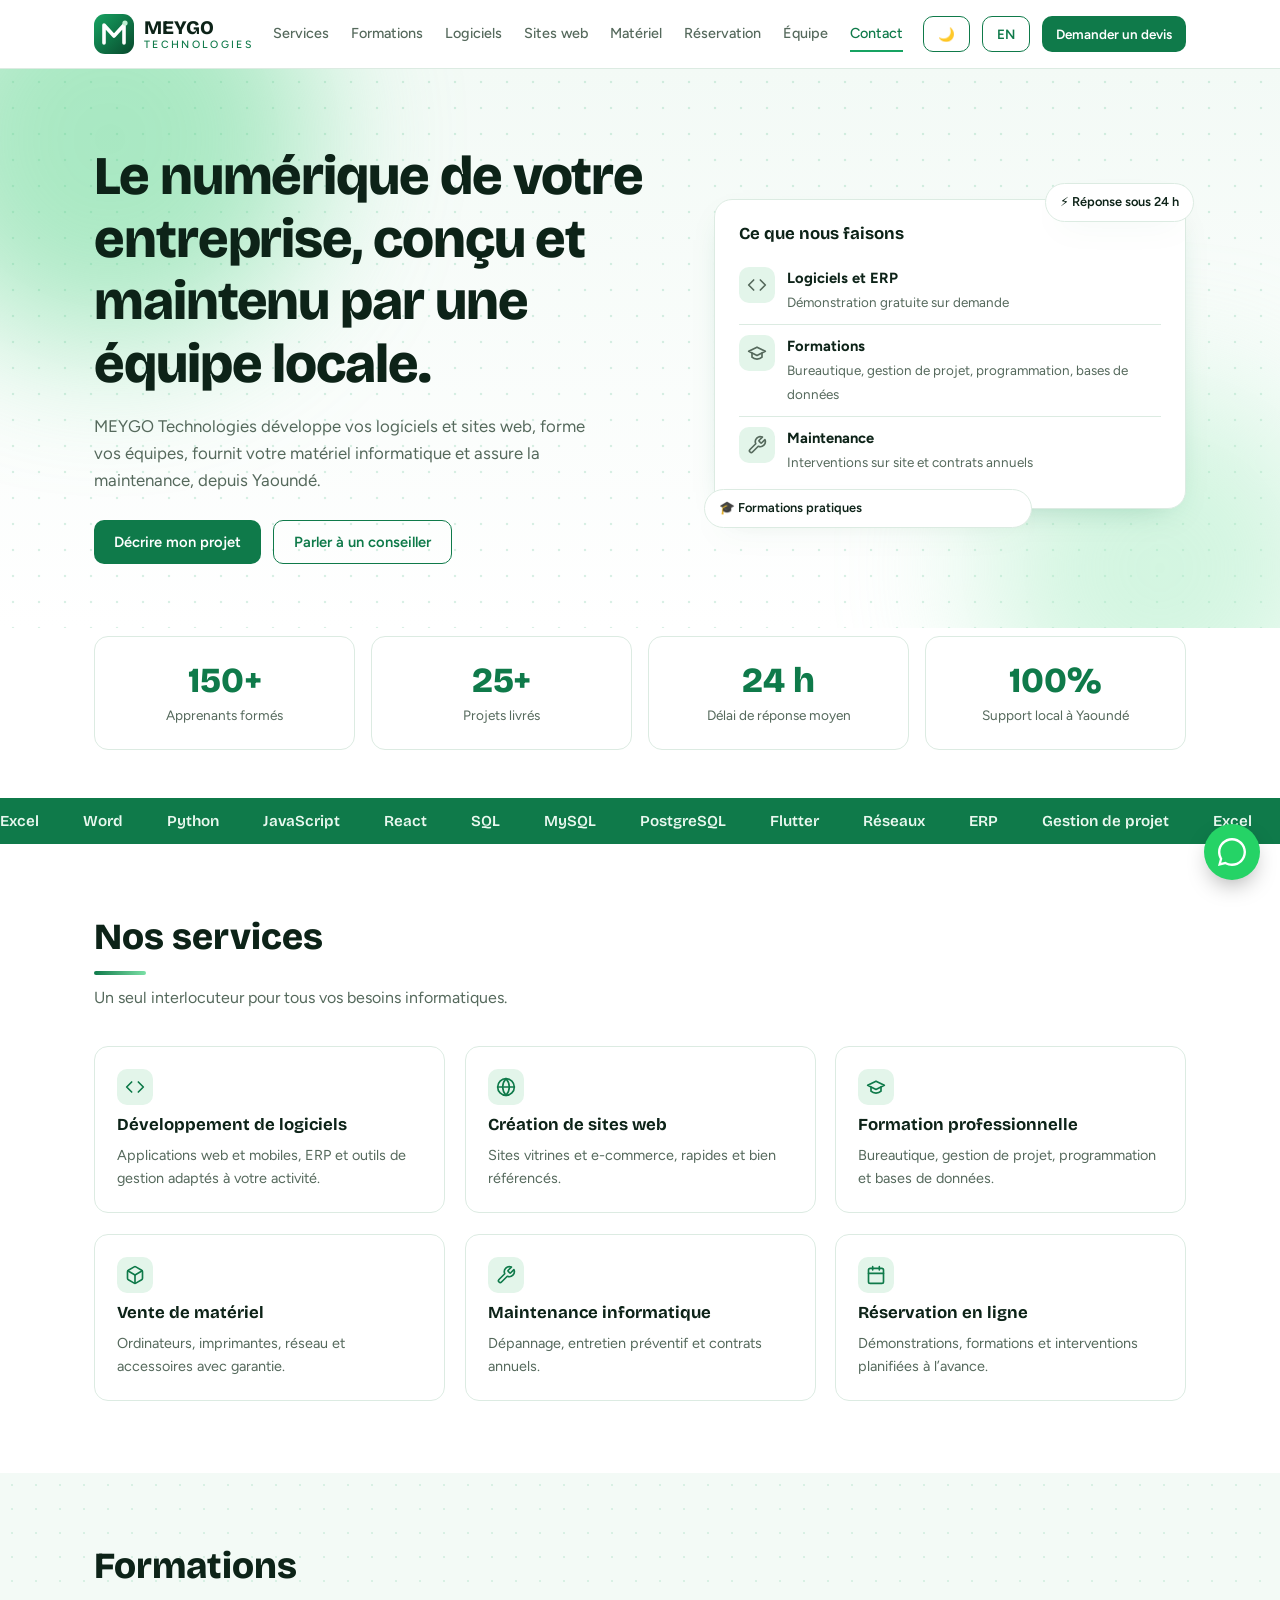
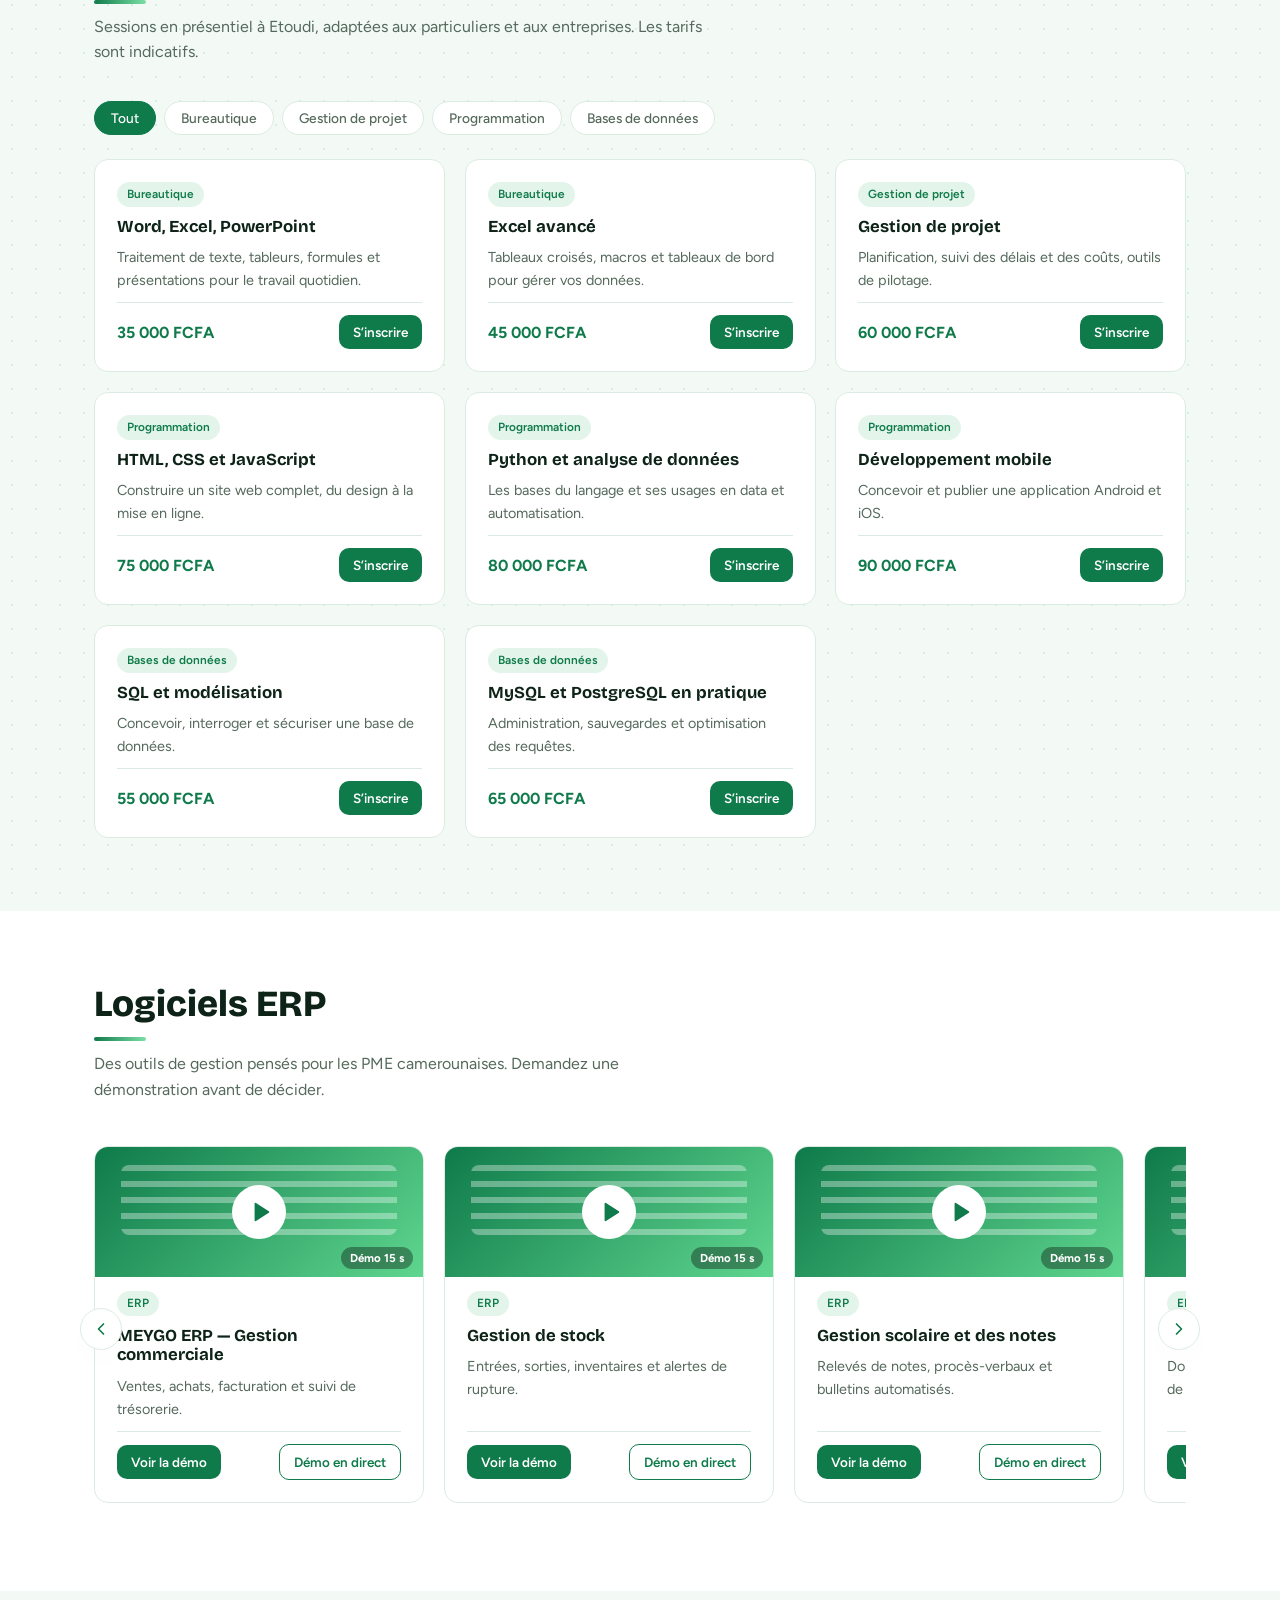
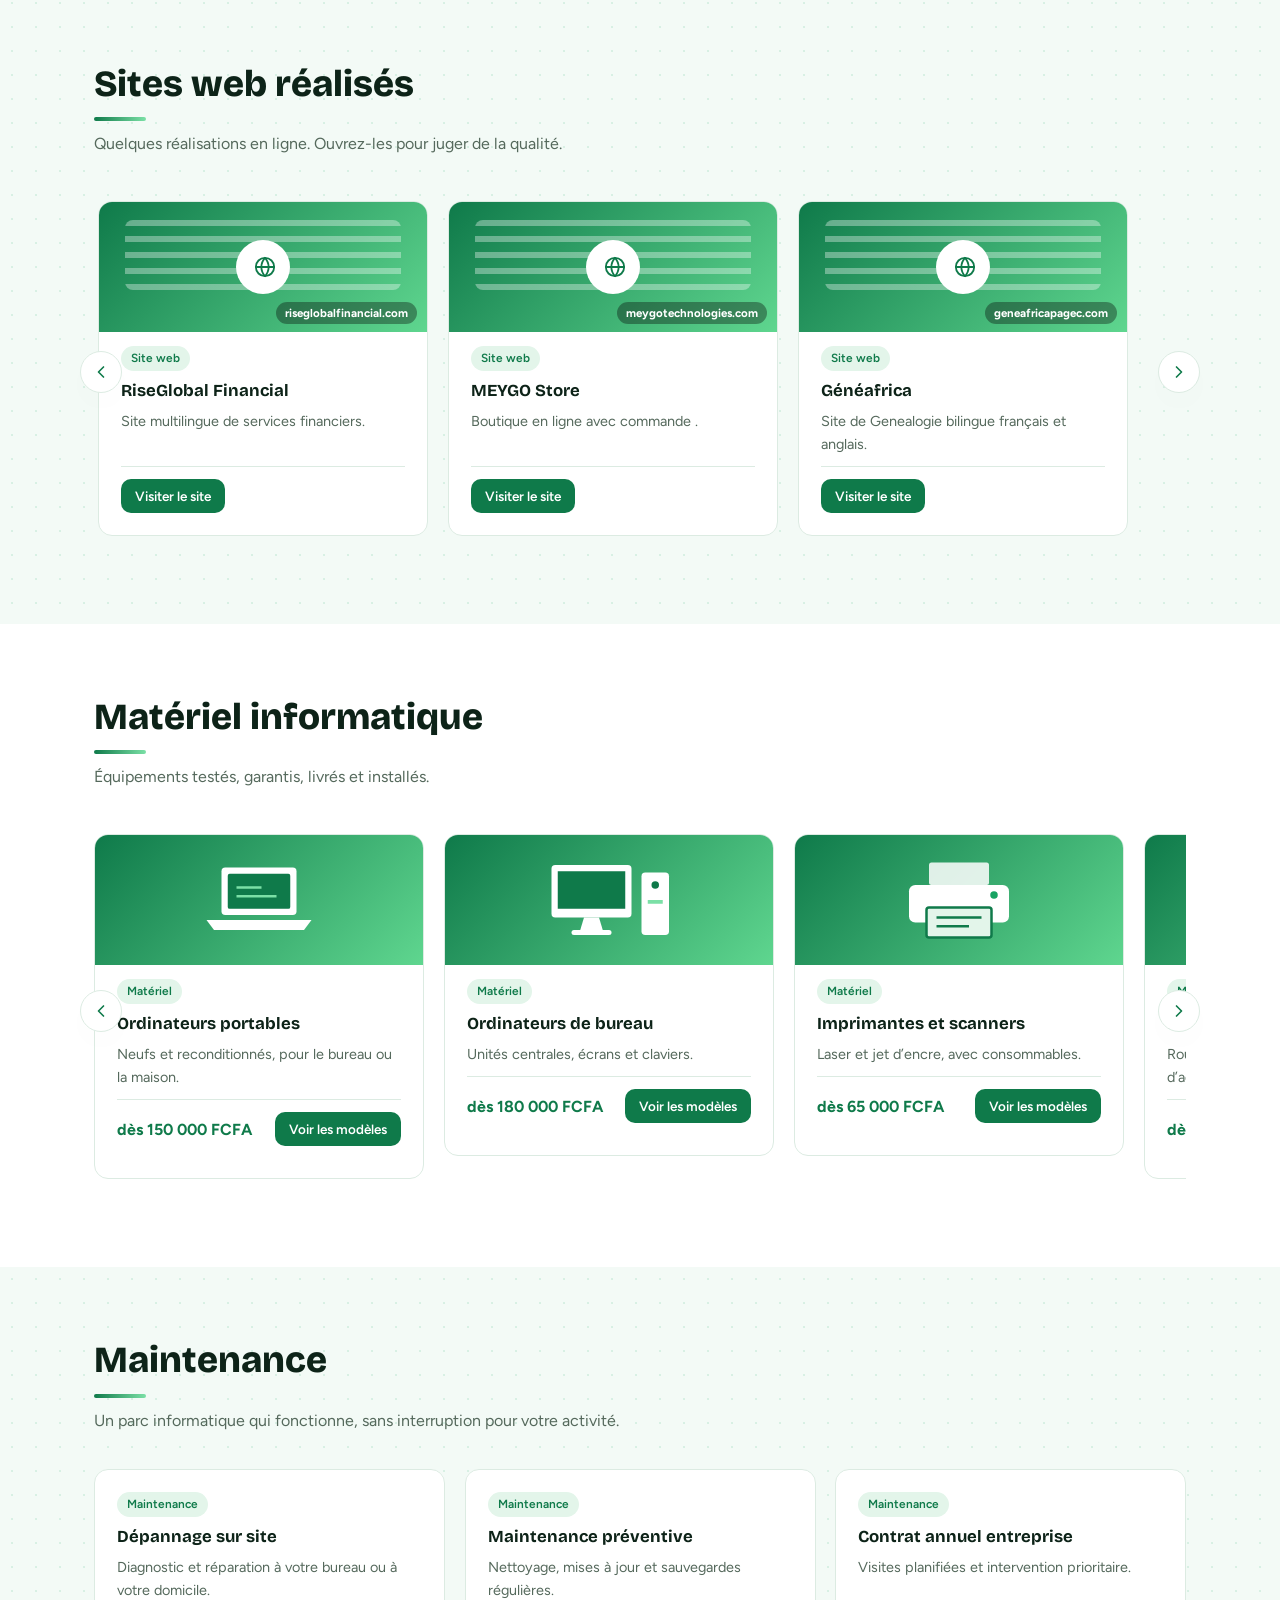
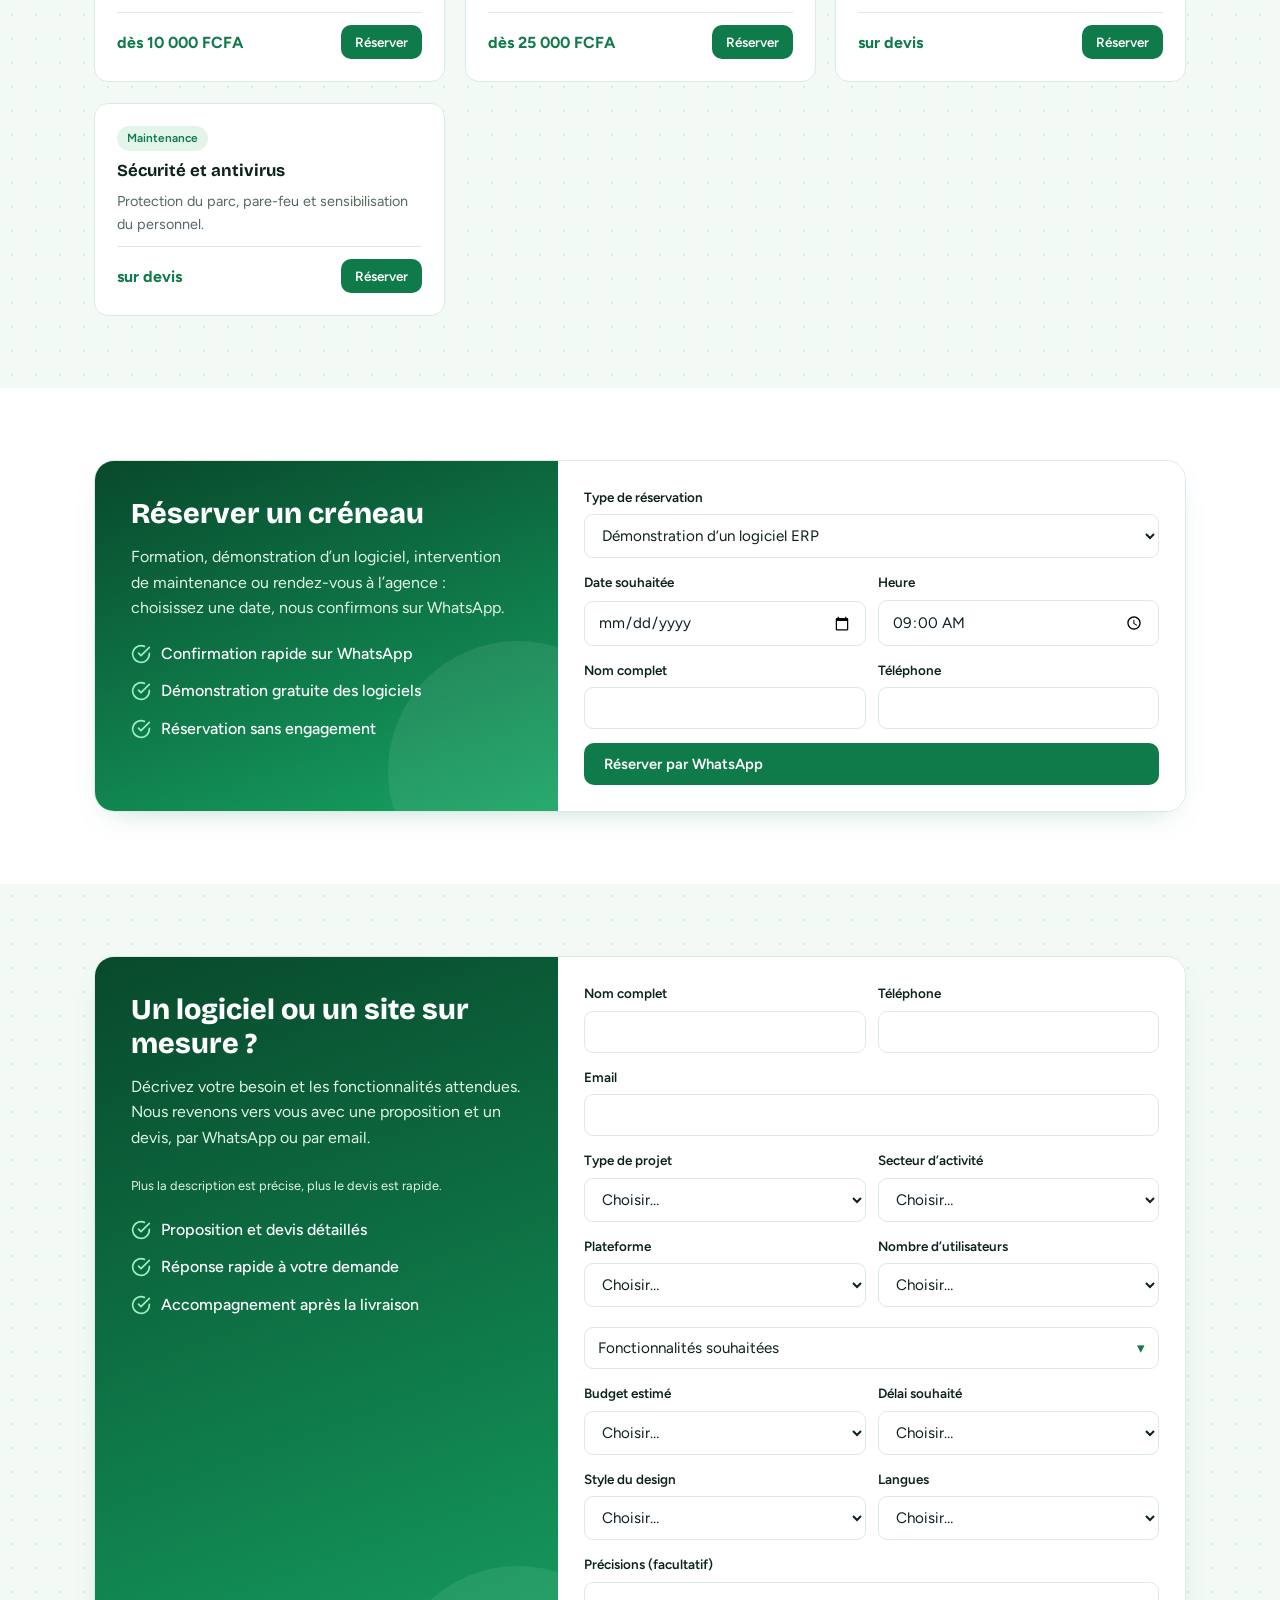
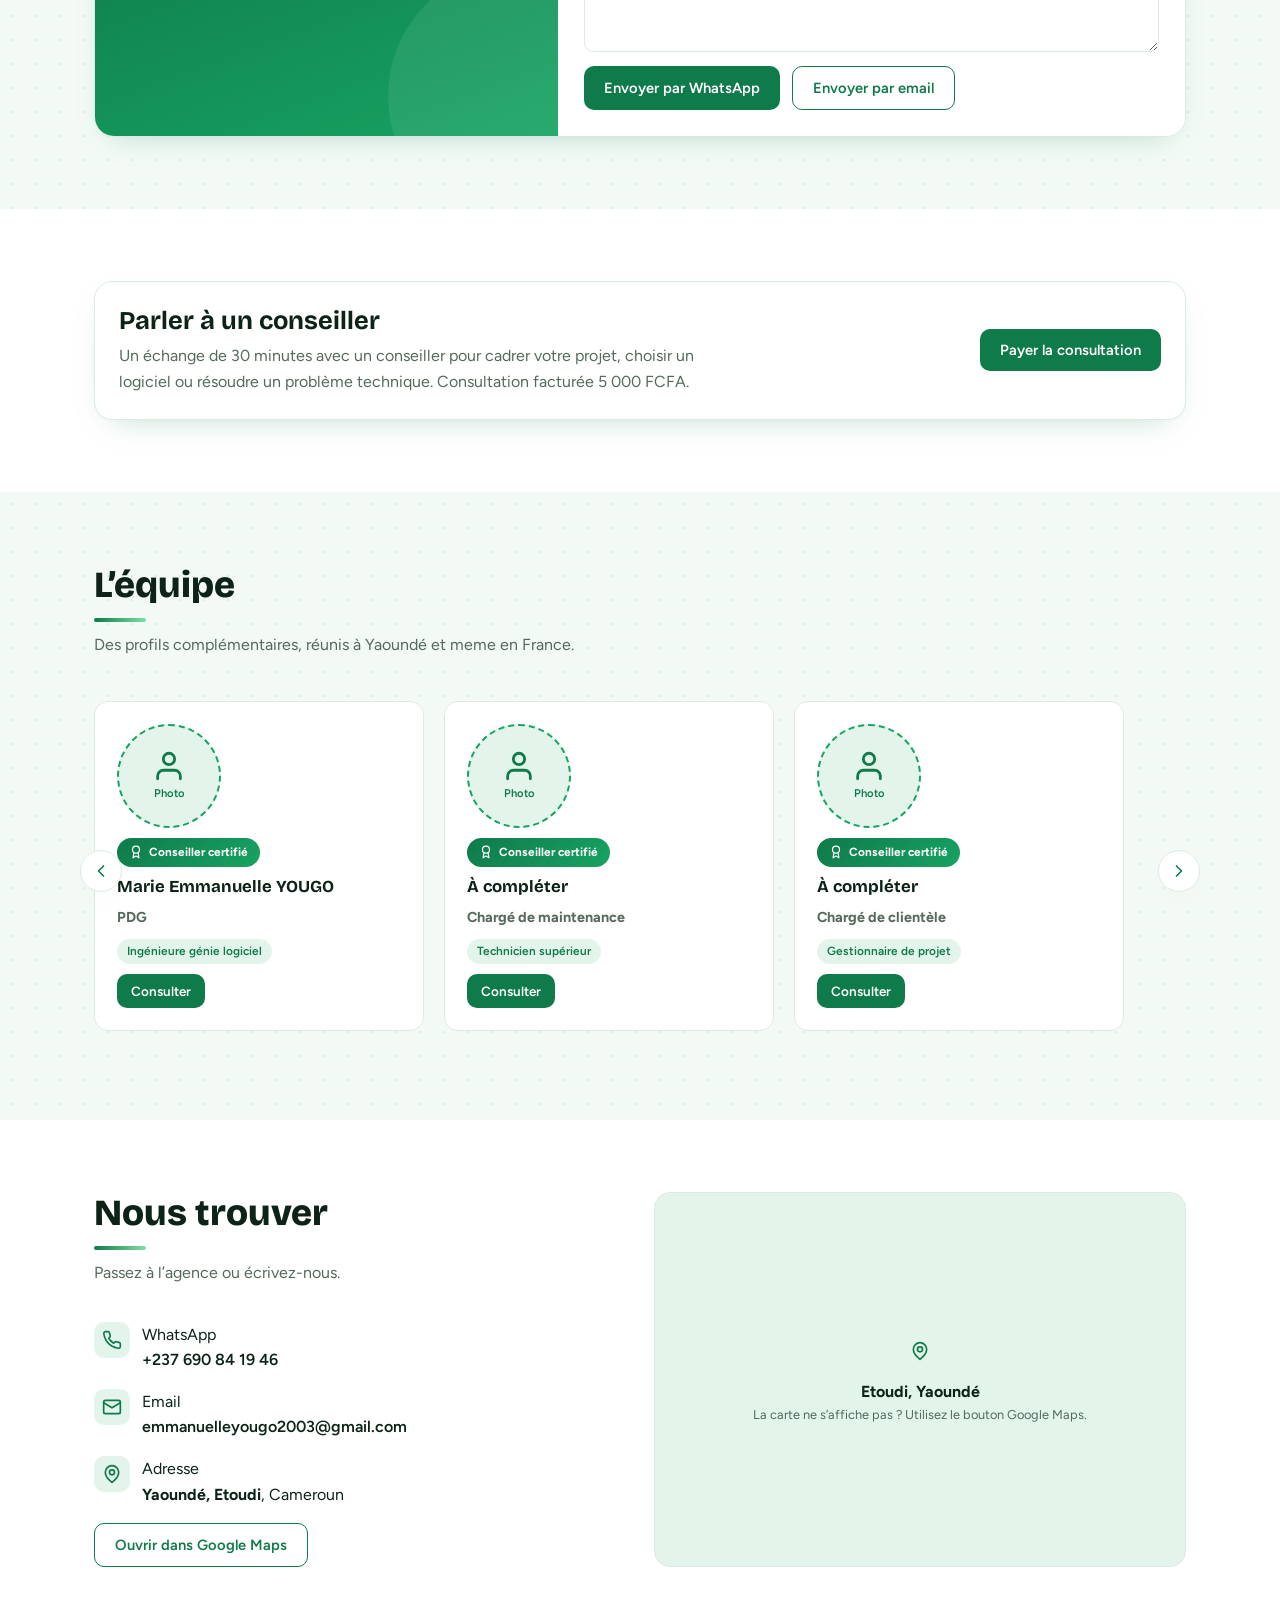
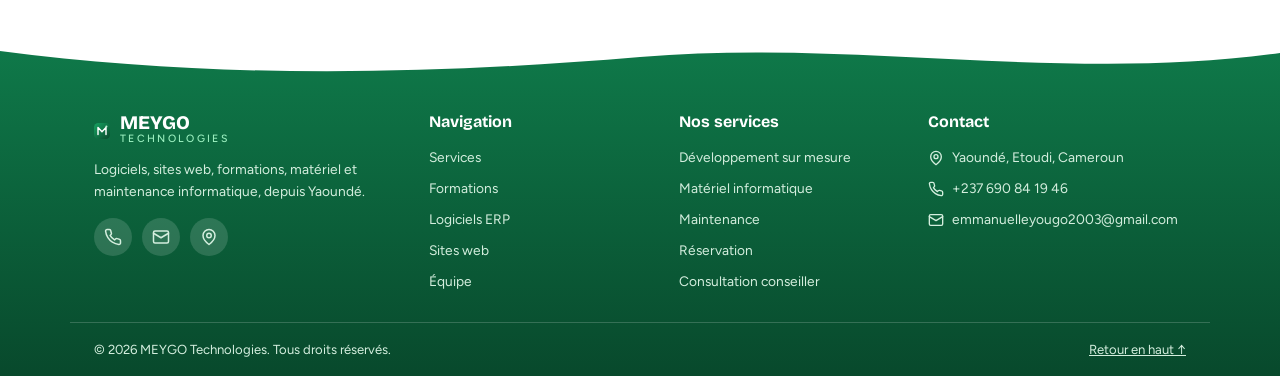
<file: MEYGO Technologies — Solutions numériques à Yaoundé (4).html>
<!DOCTYPE html>
<html lang="fr">
<head>
<meta charset="UTF-8">
<meta name="viewport" content="width=device-width, initial-scale=1, viewport-fit=cover">
<title>MEYGO Technologies — Solutions numériques à Yaoundé</title>
<link rel="preconnect" href="https://fonts.googleapis.com">
<link rel="preconnect" href="https://fonts.gstatic.com" crossorigin>
<link href="https://fonts.googleapis.com/css2?family=Bricolage+Grotesque:wght@600;700;800&family=Figtree:wght@400;500;600&display=swap" rel="stylesheet">
<style>
:root{--bg:#fff;--soft:#f3faf6;--card:#fff;--ink:#0d2318;--dim:#55695c;--line:#dcebe2;--g:#0f7a4a;--g2:#17a362;--gl:#e3f5ea;--sh:0 12px 32px -18px rgba(15,122,74,.35);color-scheme:light;padding-top:env(safe-area-inset-top,0px);padding-bottom:env(safe-area-inset-bottom,0px)}
@media (prefers-color-scheme:dark){:root:not([data-theme="light"]){--bg:#0b1511;--soft:#10201a;--card:#13261e;--ink:#eaf5ee;--dim:#9db3a6;--line:#1f3a2e;--gl:#16382a;color-scheme:dark}}
*{margin:0;padding:0;box-sizing:border-box}
html{scroll-behavior:smooth;scroll-padding-top:80px}
body{background:var(--bg);color:var(--ink);font-family:'Figtree',system-ui,sans-serif;line-height:1.6;overflow-x:hidden}
h1,h2,h3,h4{font-family:'Bricolage Grotesque','Figtree',sans-serif;line-height:1.15}
a{color:inherit}
.wrap{max-width:1140px;margin:0 auto;padding:0 24px}
section{padding:72px 0}
.alt{background:var(--soft)}
.sec-h{max-width:620px;margin-bottom:36px}
.sec-h h2{font-size:clamp(1.7rem,3.2vw,2.3rem);font-weight:800;margin-bottom:10px}
.sec-h p{color:var(--dim)}
:focus-visible{outline:3px solid var(--g2);outline-offset:2px}
header{position:sticky;top:0;z-index:50;background:color-mix(in srgb,var(--bg) 88%,transparent);backdrop-filter:blur(12px);border-bottom:1px solid var(--line)}
.nav{display:flex;align-items:center;justify-content:space-between;gap:16px;padding:14px 24px;max-width:1140px;margin:0 auto}
.logo{font-family:'Bricolage Grotesque',sans-serif;font-weight:800;font-size:1.25rem;display:flex;align-items:center;gap:10px;text-decoration:none}
.mark{width:34px;height:34px;border-radius:9px;background:var(--g);color:#fff;display:grid;place-items:center;font-size:.95rem}
.logo small{display:block;font-family:'Figtree';font-weight:500;font-size:.7rem;color:var(--dim)}
.links{display:flex;gap:22px;font-size:.9rem;font-weight:500}
.links a{text-decoration:none;color:var(--dim)}.links a:hover{color:var(--g)}
.btn{display:inline-flex;align-items:center;gap:8px;border:0;cursor:pointer;font:600 .92rem 'Figtree',sans-serif;padding:12px 20px;border-radius:10px;text-decoration:none;background:var(--g);color:#fff;transition:background .2s}
.btn:hover{background:var(--g2)}
.btn.out{background:transparent;color:var(--g);border:1.5px solid var(--g)}
.btn.out:hover{background:var(--gl)}
.btn.sm{padding:9px 14px;font-size:.84rem}
@media(max-width:900px){.links{display:none}}
.hero{padding:64px 0 56px;background:linear-gradient(180deg,var(--soft),var(--bg))}
.hero .wrap{display:grid;grid-template-columns:1.15fr .85fr;gap:44px;align-items:center}
@media(max-width:860px){.hero .wrap{grid-template-columns:1fr}}
.hero h1{font-size:clamp(2.1rem,4.6vw,3.4rem);font-weight:800;letter-spacing:-.02em}
.hero h1 em{font-style:normal;color:var(--g)}
.hero p{color:var(--dim);font-size:1.05rem;max-width:520px;margin:18px 0 26px}
.row{display:flex;gap:12px;flex-wrap:wrap}
.panel{background:var(--card);border:1px solid var(--line);border-radius:18px;padding:24px;box-shadow:var(--sh)}
.panel h3{font-size:1.05rem;margin-bottom:14px}
.panel li{list-style:none;display:flex;gap:12px;align-items:flex-start;padding:10px 0;border-top:1px solid var(--line);font-size:.92rem}
.panel li:first-of-type{border-top:0}
.panel li b{display:block}.panel li span{color:var(--dim);font-size:.84rem}
.ic{flex:none;width:36px;height:36px;border-radius:10px;background:var(--gl);display:grid;place-items:center;font-size:1.1rem}
.grid{display:grid;grid-template-columns:repeat(3,1fr);gap:20px}
@media(max-width:960px){.grid{grid-template-columns:repeat(2,1fr)}}
@media(max-width:600px){.grid{grid-template-columns:1fr}}
.card{background:var(--card);border:1px solid var(--line);border-radius:14px;padding:22px;display:flex;flex-direction:column;gap:10px}
.card h3{font-size:1.05rem}
.card p{color:var(--dim);font-size:.9rem;flex:1}
.tag{align-self:flex-start;font-size:.74rem;font-weight:600;color:var(--g);background:var(--gl);padding:3px 10px;border-radius:99px}
.foot{display:flex;align-items:center;justify-content:space-between;gap:10px;padding-top:12px;border-top:1px solid var(--line);flex-wrap:wrap}
.price{font-weight:700;color:var(--g)}
.tabs{display:flex;gap:8px;flex-wrap:wrap;margin-bottom:24px}
.tab{border:1px solid var(--line);background:var(--card);color:var(--dim);font:500 .86rem 'Figtree';padding:8px 16px;border-radius:99px;cursor:pointer}
.tab[aria-pressed="true"]{background:var(--g);border-color:var(--g);color:#fff}
.two{display:grid;grid-template-columns:1fr 1fr;gap:28px}
@media(max-width:860px){.two{grid-template-columns:1fr}}
form.box{background:var(--card);border:1px solid var(--line);border-radius:16px;padding:26px;display:grid;gap:14px;box-shadow:var(--sh)}
label{font-size:.84rem;font-weight:600;display:grid;gap:6px}
input,select,textarea{font:400 .95rem 'Figtree',sans-serif;padding:11px 13px;border:1px solid var(--line);border-radius:9px;background:var(--bg);color:var(--ink);width:100%}
textarea{min-height:100px;resize:vertical}
.f2{display:grid;grid-template-columns:1fr 1fr;gap:12px}
@media(max-width:520px){.f2{grid-template-columns:1fr}}
.note{font-size:.8rem;color:var(--dim)}
.team .card{align-items:flex-start}
.av{width:56px;height:56px;border-radius:50%;background:var(--g);color:#fff;display:grid;place-items:center;font:700 1.1rem 'Bricolage Grotesque'}
.chips{display:flex;gap:6px;flex-wrap:wrap}
.mapbox{position:relative;border-radius:16px;overflow:hidden;border:1px solid var(--line);min-height:320px;background:var(--gl);display:grid;place-items:center;text-align:center}
.mapbox iframe{position:absolute;inset:0;width:100%;height:100%;border:0}
.mapbox .fb{padding:24px}
.ct li{list-style:none;display:flex;gap:12px;margin-bottom:16px}
.ct a{text-decoration:none;font-weight:600}
footer{background:var(--g);color:#e9f8ef;padding:30px 0;font-size:.86rem;text-align:center}
.modal{position:fixed;inset:0;background:rgba(5,25,15,.55);display:none;place-items:center;z-index:100;padding:20px}
.modal.on{display:grid}
.mbox{background:var(--card);border-radius:18px;padding:26px;max-width:420px;width:100%;display:grid;gap:14px;max-height:90vh;overflow:auto}
.pay{display:grid;grid-template-columns:1fr 1fr;gap:10px}
.pay button{padding:14px;border-radius:10px;border:2px solid var(--line);background:var(--bg);color:var(--ink);font:700 .95rem 'Figtree';cursor:pointer}
.pay button[aria-pressed="true"]{border-color:var(--g);background:var(--gl)}
.steps{background:var(--soft);border-radius:10px;padding:14px;font-size:.88rem}
.wa{position:fixed;right:20px;bottom:calc(20px + env(safe-area-inset-bottom,0px));z-index:60;width:56px;height:56px;border-radius:50%;background:#25d366;display:grid;place-items:center;box-shadow:0 10px 24px -8px rgba(0,0,0,.4)}
.wa svg{width:28px;height:28px;fill:#fff}
@media(prefers-reduced-motion:reduce){*{transition:none!important;scroll-behavior:auto!important}}

/* ===== EFFETS VISUELS ===== */
:root[data-theme="dark"]{--bg:#0b1511;--soft:#10201a;--card:#13261e;--ink:#eaf5ee;--dim:#9db3a6;--line:#1f3a2e;--gl:#16382a;color-scheme:dark}
#bar{position:fixed;top:0;left:0;right:0;height:3px;z-index:120;background:linear-gradient(90deg,var(--g),#7be0a6);transform:scaleX(0);transform-origin:left}
header{transition:box-shadow .3s}header.sc{box-shadow:0 10px 30px -18px rgba(15,122,74,.5)}
.nav{transition:padding .3s}header.sc .nav{padding-top:8px;padding-bottom:8px}
.links a{position:relative;padding:4px 0}
.links a::after{content:"";position:absolute;left:0;bottom:-2px;height:2px;width:100%;background:var(--g2);transform:scaleX(0);transform-origin:left;transition:transform .3s}
.links a:hover::after,.links a.on::after{transform:scaleX(1)}.links a.on{color:var(--g)}
.burger{display:none}
@media(max-width:900px){.burger{display:inline-flex}.links{display:none;position:absolute;top:100%;left:0;right:0;flex-direction:column;gap:14px;padding:16px 24px;background:var(--bg);border-bottom:1px solid var(--line)}.links.open{display:flex}}
.hero{position:relative;overflow:hidden;background:radial-gradient(circle,rgba(23,163,98,.16) 1.3px,transparent 1.6px) 0 0/26px 26px,linear-gradient(180deg,var(--soft),var(--bg))}
.hero .wrap{position:relative;z-index:1}
.blob{position:absolute;border-radius:50%;filter:blur(70px);opacity:.5;animation:drift 14s ease-in-out infinite alternate}
.b1{width:420px;height:420px;background:#5fd68f;top:-140px;left:-100px}
.b2{width:360px;height:360px;background:#a8ecc3;bottom:-120px;right:-60px;animation-delay:-6s}
@keyframes drift{to{transform:translate(60px,40px) scale(1.15)}}
@keyframes up{from{opacity:0;transform:translateY(26px)}to{opacity:1;transform:none}}
.hero h1{animation:up .8s both}.hero p{animation:up .8s .15s both}.hero .row{animation:up .8s .3s both}.hv{animation:up .9s .25s both}
.hv{position:relative}
.fl{position:absolute;z-index:2;background:var(--card);border:1px solid var(--line);border-radius:99px;padding:8px 14px;font-size:.8rem;font-weight:600;box-shadow:var(--sh);animation:bob 4s ease-in-out infinite}
.f1{top:-16px;right:-8px}.f2{bottom:-18px;left:-10px;animation-delay:-2s}
@keyframes bob{50%{transform:translateY(-9px)}}
.stats{display:grid;grid-template-columns:repeat(4,1fr);gap:16px;padding:8px 0 0}
@media(max-width:700px){.stats{grid-template-columns:repeat(2,1fr)}}
.stat{background:var(--card);border:1px solid var(--line);border-radius:14px;padding:22px;text-align:center}
.stat b{display:block;font:800 2.2rem 'Bricolage Grotesque',sans-serif;color:var(--g)}
.stat span{font-size:.85rem;color:var(--dim)}
.mq{overflow:hidden;background:var(--g);color:#e9f8ef;padding:14px 0;margin-top:48px}
.mq div{display:flex;gap:44px;width:max-content;animation:slide 32s linear infinite;font:600 .95rem 'Bricolage Grotesque',sans-serif;white-space:nowrap}
.mq:hover div{animation-play-state:paused}
@keyframes slide{to{transform:translateX(-50%)}}
.alt{background:radial-gradient(circle,rgba(23,163,98,.12) 1.2px,transparent 1.5px) 0 0/24px 24px,var(--soft)}
.sec-h h2::after{content:"";display:block;width:52px;height:4px;border-radius:4px;background:linear-gradient(90deg,var(--g),#7be0a6);margin-top:12px}
.rv{opacity:0;translate:0 28px;transition:opacity .7s,translate .7s}
.rv.in{opacity:1;translate:0 0}
.card,.tilt{transform:perspective(900px) rotateX(var(--rx,0deg)) rotateY(var(--ry,0deg)) translateY(var(--ty,0));transition:transform .25s,box-shadow .25s,border-color .25s,opacity .7s,translate .7s}
.card{position:relative;overflow:hidden}
.card::before{content:"";position:absolute;top:0;left:0;right:0;height:3px;background:linear-gradient(90deg,var(--g),#7be0a6);transform:scaleX(0);transform-origin:left;transition:transform .4s}
.card:hover{--ty:-6px;border-color:var(--g2);box-shadow:0 22px 40px -22px rgba(15,122,74,.55)}
.card:hover::before{transform:scaleX(1)}
.card .ic{transition:transform .3s,background .3s}.card:hover .ic{transform:rotate(-8deg) scale(1.12);background:var(--g2)}
.btn{position:relative;overflow:hidden}
.btn:not(.out)::after{content:"";position:absolute;top:0;left:-70%;width:50%;height:100%;background:linear-gradient(100deg,transparent,rgba(255,255,255,.35),transparent);transform:skewX(-20deg);transition:left .6s}
.btn:hover::after{left:130%}
.btn:hover{transform:translateY(-2px)}.btn{transition:background .2s,transform .2s}
.rp{position:absolute;border-radius:50%;background:rgba(255,255,255,.5);transform:scale(0);animation:rip .6s ease-out forwards;pointer-events:none}
@keyframes rip{to{transform:scale(4);opacity:0}}
.wa{animation:bob 3.2s ease-in-out infinite}
.mbox{animation:up .35s both}
@media(prefers-reduced-motion:reduce){.rv{opacity:1!important;translate:none!important}.blob,.fl,.mq div,.wa,.hero *{animation:none!important}}

/* ===== V3 : logo, splash, header, carrousels, démo, footer ===== */
#splash{position:fixed;inset:0;z-index:300;background:var(--bg);display:grid;place-items:center;text-align:center;transition:opacity .6s,visibility .6s;animation:spx 0s 4.5s forwards}
#splash.out{opacity:0;visibility:hidden}
@keyframes spx{to{visibility:hidden}}
#splash svg{width:120px;height:120px;filter:drop-shadow(0 18px 24px rgba(15,122,74,.35));animation:pop .8s both}
#splash path.m{stroke-dasharray:80;stroke-dashoffset:80;animation:dr 1.1s .35s ease forwards}
#splash circle.nd{opacity:0;animation:fi .4s 1.3s forwards}
@keyframes dr{to{stroke-dashoffset:0}}@keyframes fi{to{opacity:1}}@keyframes pop{from{transform:scale(.5) rotate(-12deg);opacity:0}}
#splash h2{font-size:1.9rem;margin-top:16px;animation:up .7s 1s both}#splash p{color:var(--dim);animation:up .7s 1.25s both}
.ld{width:180px;height:4px;border-radius:4px;background:var(--line);margin:22px auto 0;overflow:hidden}.ld i{display:block;height:100%;background:linear-gradient(90deg,var(--g),#7be0a6);animation:ldb 2.3s ease forwards}
@keyframes ldb{from{width:0}to{width:100%}}
.lg{width:40px;height:40px;flex:none}
.tb{background:linear-gradient(90deg,#08492c,var(--g));color:#e9f8ef;font-size:.8rem;max-height:40px;overflow:hidden;transition:max-height .3s,opacity .3s}
header.sc .tb{max-height:0;opacity:0}
.tbi{display:flex;gap:22px;justify-content:flex-end;padding:8px 24px}
.tbi a,.tbi span{display:inline-flex;align-items:center;gap:6px;text-decoration:none}.tbi a:hover{text-decoration:underline}
@media(max-width:700px){.tb{display:none}}
.i{display:inline-grid;place-items:center}.ic svg{width:20px;height:20px}.ic{color:var(--g)}.card:hover .ic{color:#fff}
.logo{font-size:1.2rem;line-height:1.05}.logo small{font-size:.66rem;letter-spacing:.22em;text-transform:uppercase;color:var(--g)}
.car{position:relative}
.track{display:flex;gap:20px;overflow-x:auto;scroll-snap-type:x mandatory;padding:8px 4px 16px;scrollbar-width:none}
.track::-webkit-scrollbar{display:none}
.car .card{flex:0 0 min(330px,86%);scroll-snap-align:start}
.cb{position:absolute;top:50%;z-index:5;width:42px;height:42px;border-radius:50%;border:1px solid var(--line);background:var(--card);color:var(--g);cursor:pointer;display:grid;place-items:center;box-shadow:var(--sh);transform:translateY(-50%);transition:background .2s,color .2s}
.cb:hover{background:var(--g);color:#fff}.cb.p{left:-14px}.cb.n{right:-14px}.cb svg{width:20px;height:20px}
@media(max-width:600px){.cb.p{left:2px}.cb.n{right:2px}}
.thumb{position:relative;height:130px;margin:-22px -22px 4px;background:linear-gradient(135deg,#0f7a4a,#5fd68f);display:grid;place-items:center;cursor:pointer;overflow:hidden}
.thumb::before{content:"";position:absolute;inset:18px 26px auto;height:70px;border-radius:8px;background:repeating-linear-gradient(180deg,rgba(255,255,255,.35) 0 6px,transparent 6px 16px)}
.thumb b{position:relative;width:54px;height:54px;border-radius:50%;background:#fff;color:var(--g);display:grid;place-items:center;animation:ring 2s infinite}
.thumb b svg{width:22px;height:22px;margin-left:3px}
.thumb em{position:absolute;right:10px;bottom:8px;font-style:normal;font-size:.72rem;font-weight:700;color:#fff;background:rgba(0,0,0,.35);padding:2px 9px;border-radius:99px}
@keyframes ring{0%{box-shadow:0 0 0 0 rgba(255,255,255,.7)}100%{box-shadow:0 0 0 18px rgba(255,255,255,0)}}
.tm{align-items:center;text-align:center}.tm .row{justify-content:center}
.ph{position:relative;width:104px;height:104px;border-radius:50%;border:2px dashed var(--g2);background:var(--gl);color:var(--g);display:grid;place-items:center;overflow:hidden;font-size:.7rem;font-weight:600}
.ph img{width:100%;height:100%;object-fit:cover}.ph svg{width:34px;height:34px;display:block;margin:0 auto 2px}
.bdg{display:inline-flex;align-items:center;gap:6px;background:linear-gradient(135deg,var(--g),var(--g2));color:#fff;font-size:.74rem;font-weight:700;padding:5px 12px;border-radius:99px}
.bdg svg{width:14px;height:14px}
.split{display:grid;grid-template-columns:.85fr 1.15fr;border-radius:20px;overflow:hidden;box-shadow:var(--sh);border:1px solid var(--line)}
@media(max-width:860px){.split{grid-template-columns:1fr}}
.side{background:linear-gradient(160deg,#08492c,var(--g) 55%,var(--g2));color:#fff;padding:36px;display:flex;flex-direction:column;gap:14px;position:relative;overflow:hidden}
.side::after{content:"";position:absolute;width:260px;height:260px;border-radius:50%;background:rgba(255,255,255,.08);right:-90px;bottom:-90px}
.side h2{font-size:1.8rem;font-weight:800}.side p{color:#dff5e8}
.chk{list-style:none;display:grid;gap:12px;margin-top:6px;position:relative;z-index:1}
.chk li{display:flex;gap:10px;align-items:center;font-weight:500}.chk svg{width:20px;height:20px;flex:none;color:#9cf0c0}
.split form.box{border:0;border-radius:0;box-shadow:none;height:100%;align-content:start}
#dm .mbox{max-width:760px}
.win{border:1px solid var(--line);border-radius:12px;overflow:hidden;background:var(--bg)}
.wbar{display:flex;align-items:center;gap:6px;background:var(--gl);padding:9px 12px;font-size:.78rem;font-weight:600}
.wbar i{width:10px;height:10px;border-radius:50%;background:#ff6b5e}.wbar i:nth-child(2){background:#ffc23d}.wbar i:nth-child(3){background:#2fcf64}.wbar span{margin-left:10px;color:var(--dim)}
.wbody{display:grid;grid-template-columns:170px 1fr;min-height:260px}
@media(max-width:600px){.wbody{grid-template-columns:1fr}#dside{display:none}}
#dside{background:var(--soft);border-right:1px solid var(--line);padding:12px;display:grid;gap:6px;align-content:start;font-size:.8rem}
#dside div{padding:8px 10px;border-radius:8px;color:var(--dim);transition:.3s}#dside div.on{background:var(--g);color:#fff;font-weight:600}
#dscene{position:relative;padding:26px;display:grid;gap:10px;align-content:center;text-align:center;justify-items:center}
#dscene>*{animation:up .5s both}
.sci{width:64px;height:64px;border-radius:18px;background:var(--gl);color:var(--g);display:grid;place-items:center}.sci svg{width:30px;height:30px}
.bars{display:flex;gap:8px;align-items:flex-end;height:80px;margin-top:6px}
.bars i{width:22px;border-radius:5px 5px 0 0;background:linear-gradient(180deg,var(--g2),var(--g));height:10px;animation:gr 1s ease forwards}
@keyframes gr{to{height:var(--h)}}
.cur{position:absolute;width:16px;height:16px;border-radius:50%;background:var(--g2);box-shadow:0 0 0 6px rgba(23,163,98,.25);left:20%;top:70%;animation:mv 3s ease-in-out both}
@keyframes mv{to{left:72%;top:36%}}
.dprog{height:5px;background:var(--line);border-radius:5px;overflow:hidden}.dprog div{height:100%;width:0;background:linear-gradient(90deg,var(--g),#7be0a6);transition:width 15s linear}
footer.ft{padding:0;text-align:left;background:linear-gradient(180deg,#0f7a4a,#08492c);color:#d4eede}
.wv{display:block;width:100%;height:40px;color:var(--bg)}
.fg{display:grid;grid-template-columns:1.4fr 1fr 1fr 1.2fr;gap:34px;padding:34px 24px 30px}
@media(max-width:860px){.fg{grid-template-columns:1fr 1fr}}@media(max-width:520px){.fg{grid-template-columns:1fr}}
.fg h4{color:#fff;margin-bottom:14px;font-size:1rem}.fg ul{list-style:none;display:grid;gap:9px}.fg a{text-decoration:none}.fg a:hover{color:#fff;text-decoration:underline}
.fg li{display:flex;gap:8px;align-items:flex-start}.fg svg{width:16px;height:16px;margin-top:4px;flex:none}
.fb2{display:flex;justify-content:space-between;gap:12px;flex-wrap:wrap;border-top:1px solid rgba(255,255,255,.18);padding:16px 24px;font-size:.82rem}
.soc{display:flex;gap:10px;margin-top:16px}.soc a{width:38px;height:38px;border-radius:50%;background:rgba(255,255,255,.14);display:grid;place-items:center;transition:.2s}.soc a:hover{background:#fff;color:var(--g)}.soc svg{width:18px;height:18px;margin:0}
/* ===== V4 : fond d'accueil + responsive ===== */
html{overflow-x:hidden}
.hero{background:url("data:image/svg+xml,%3Csvg xmlns='http://www.w3.org/2000/svg' width='600' height='400' fill='none' stroke='%23fff' stroke-opacity='.2'%3E%3Cpath d='M0 300h120l40-60h140l40 60h120M120 100h100l30 40h160M300 400V300M450 0v140l60 60h90'/%3E%3Cg fill='%23fff' fill-opacity='.4' stroke='none'%3E%3Ccircle cx='120' cy='300' r='5'/%3E%3Ccircle cx='300' cy='240' r='5'/%3E%3Ccircle cx='220' cy='100' r='5'/%3E%3Ccircle cx='450' cy='140' r='5'/%3E%3Ccircle cx='510' cy='200' r='5'/%3E%3C/g%3E%3C/svg%3E") 0 0/600px 400px,radial-gradient(circle at 82% 8%,rgba(123,224,166,.4),transparent 50%),linear-gradient(135deg,#06402a,#0f7a4a 60%,#17a362);color:#fff;padding:76px 0 84px}
.hero h1{color:#fff}.hero p{color:#dff5e8}
.hero .btn:not(.out){background:#fff;color:var(--g)}.hero .btn:not(.out):hover{background:#e3f5ea}
.hero .btn.out{color:#fff;border-color:#fff}.hero .btn.out:hover{background:rgba(255,255,255,.15)}
.blob{opacity:.22}
.stats{margin-top:-34px;position:relative;z-index:2}
.hv{min-width:0}
.hero .wrap{grid-template-columns:minmax(0,1.1fr) minmax(0,.9fr)}
.grid{grid-template-columns:repeat(3,minmax(0,1fr))}
.two{grid-template-columns:minmax(0,1fr) minmax(0,1fr)}
.split{grid-template-columns:minmax(0,.85fr) minmax(0,1.15fr)}
@media(max-width:980px){.grid{grid-template-columns:repeat(2,minmax(0,1fr))}}
@media(max-width:860px){.hero .wrap,.two,.split{grid-template-columns:minmax(0,1fr)}.hero{padding:56px 0 76px}}
@media(max-width:640px){.wrap{padding:0 16px}.nav{padding:10px 16px;gap:8px}.nav .row{gap:6px}.nav .row .btn:not(.burger):not(#theme):not(#lang){display:none}.btn.sm{padding:8px 11px}.logo small{display:none}.logo{font-size:1.05rem}.lg{width:34px;height:34px}section{padding:48px 0}.hero{padding:44px 0 64px}.hero p{font-size:1rem}.grid{grid-template-columns:minmax(0,1fr)}.fl{display:none}.side{padding:24px}.sec-h{margin-bottom:24px}.stat{padding:16px}.stat b{font-size:1.7rem}.fg{padding:28px 16px}.fb2{padding:14px 16px}.mbox{padding:18px}.wa{width:50px;height:50px;right:14px}input,select,textarea{font-size:16px}.hero .row .btn{flex:1 1 100%;justify-content:center}.panel{padding:18px}}
/* ===== V5 ===== */
.hero{background:radial-gradient(circle,rgba(23,163,98,.16) 1.3px,transparent 1.6px) 0 0/26px 26px,linear-gradient(180deg,var(--soft),var(--bg));color:inherit;padding:76px 0 64px}
.hero h1{color:var(--ink)}.hero p{color:var(--dim)}
.hero .btn:not(.out){background:var(--g);color:#fff}.hero .btn:not(.out):hover{background:var(--g2)}
.hero .btn.out{color:var(--g);border-color:var(--g)}.hero .btn.out:hover{background:var(--gl)}
.blob{opacity:.5}.stats{margin-top:0}
@media(max-width:860px){.hero{padding:56px 0 48px}}@media(max-width:640px){.hero{padding:44px 0 40px}}
.mimg{height:130px;margin:-22px -22px 4px;background:linear-gradient(135deg,#0f7a4a,#5fd68f);display:grid;place-items:center}.mimg svg{width:150px;height:100px}
.mt{width:100%;max-width:380px;display:grid;gap:6px;text-align:left;margin-top:4px}
.rw{display:flex;justify-content:space-between;gap:10px;background:var(--soft);border:1px solid var(--line);border-radius:8px;padding:7px 12px;font-size:.82rem;animation:up .4s both}.rw b{color:var(--g);white-space:nowrap}
.dd summary{font:400 .95rem 'Figtree',sans-serif;padding:11px 13px;border:1px solid var(--line);border-radius:9px;background:var(--bg);cursor:pointer;list-style:none;display:flex;justify-content:space-between;margin-top:6px}
.dd summary::after{content:"▾";color:var(--g)}
.ddl{display:grid;gap:8px;padding:12px;border:1px solid var(--line);border-radius:9px;margin-top:6px;background:var(--bg)}
.ck{display:flex;gap:8px;align-items:center;font-weight:500}.ck input{width:auto}
/* ===== V6 : matériel déroulant ===== */
#gMat .track{align-items:flex-start}
.mimg{cursor:pointer}
.tg .c,.card.open .tg .o{display:none}.card.open .tg .c{display:inline}
.pl{display:grid;gap:8px;max-height:0;overflow:hidden;transition:max-height .5s ease}
.card.open .pl{max-height:700px;margin-top:4px}
.pi{display:grid;gap:6px;padding:10px 12px;border:1px solid var(--line);border-radius:10px;background:var(--soft);font-size:.84rem;line-height:1.4}
.pr{display:flex;justify-content:space-between;align-items:center;gap:8px}.pr b{color:var(--g);white-space:nowrap}
.pi .btn{padding:6px 10px;font-size:.76rem}
/* ===== V7 : photos et détails par appareil ===== */
.pi{grid-template-columns:84px minmax(0,1fr);align-items:start}
.pp{width:84px;height:64px;border-radius:8px;background:linear-gradient(135deg,#0f7a4a,#5fd68f);display:grid;place-items:center;overflow:hidden}
.pp img{width:100%;height:100%;object-fit:cover}.pp svg{width:74px;height:50px}
.nm{display:block;margin-bottom:4px;font-size:.88rem}
.sp{list-style:none;display:grid;gap:3px;font-size:.76rem;color:var(--dim)}
.sp li{display:flex;justify-content:space-between;gap:8px;border-top:1px dashed var(--line);padding-top:3px}
.sp span{font-weight:600;color:var(--ink)}.sp em{font-style:normal;text-align:right}
.pi .pr{grid-column:1/-1}
</style>
</head>
<body>
<svg width="0" height="0" style="position:absolute" aria-hidden="true"><symbol id="lg" viewBox="0 0 40 40"><defs><linearGradient id="lgg" x1="0" y1="0" x2="1" y2="1"><stop offset="0" stop-color="#17a362"/><stop offset="1" stop-color="#08492c"/></linearGradient></defs><rect width="40" height="40" rx="11" fill="url(#lgg)"/><path d="M10 29V11l10 11 10-11v18" fill="none" stroke="#fff" stroke-width="3.6" stroke-linecap="round" stroke-linejoin="round"/><circle cx="31" cy="9" r="2.6" fill="#bff0d3"/></symbol></svg><div id="splash" aria-hidden="true"><div><svg viewBox="0 0 40 40"><defs><linearGradient id="sg" x1="0" y1="0" x2="1" y2="1"><stop offset="0" stop-color="#17a362"/><stop offset="1" stop-color="#08492c"/></linearGradient></defs><rect width="40" height="40" rx="11" fill="url(#sg)"/><path class="m" d="M10 29V11l10 11 10-11v18" fill="none" stroke="#fff" stroke-width="3.6" stroke-linecap="round" stroke-linejoin="round"/><circle class="nd" cx="31" cy="9" r="2.6" fill="#bff0d3"/></svg><h2>MEYGO Technologies</h2><p>Solutions numériques · Yaoundé</p><div class="ld"><i></i></div></div></div>
<div id="bar"></div>
<header>
<div class="tb"></div>
<div class="nav">
  <a class="logo" href="#top" aria-label="MEYGO Technologies"><svg class="lg"><use href="#lg"/></svg><div>MEYGO<small>Technologies</small></div></a>
  <nav class="links"><a href="#services">Services</a><a href="#formations">Formations</a><a href="#logiciels">Logiciels</a><a href="#sites">Sites web</a><a href="#materiel">Matériel</a><a href="#reservation">Réservation</a><a href="#equipe">Équipe</a><a href="#contact">Contact</a></nav>
  <div class="row" style="flex-wrap:nowrap"><button class="btn out sm burger" id="burger" type="button" aria-label="Menu" aria-expanded="false">☰</button><button class="btn out sm" id="theme" type="button" aria-label="Thème clair / sombre">🌙</button><button class="btn out sm" id="lang" type="button" aria-label="Changer de langue / Change language">EN</button><a class="btn sm" href="#sur-mesure">Demander un devis</a></div>
</div></header>

<main id="top">
<section class="hero"><span class="blob b1"></span><span class="blob b2"></span><div class="wrap">
  <div>
    <h1>Le numérique de votre entreprise, conçu et maintenu par une équipe locale.</h1>
    <p>MEYGO Technologies développe vos logiciels et sites web, forme vos équipes, fournit votre matériel informatique et assure la maintenance, depuis Yaoundé.</p>
    <div class="row"><a class="btn" href="#sur-mesure">Décrire mon projet</a><button class="btn out" data-pay>Parler à un conseiller</button></div>
  </div>
  <div class="hv"><span class="fl f1">⚡ Réponse sous 24 h</span><span class="fl f2">🎓 Formations pratiques</span><div class="panel tilt"><h3>Ce que nous faisons</h3><ul>
    <li><span class="ic">🧩</span><div><b>Logiciels et ERP</b><span>Démonstration gratuite sur demande</span></div></li>
    <li><span class="ic">🎓</span><div><b>Formations</b><span>Bureautique, gestion de projet, programmation, bases de données</span></div></li>
    <li><span class="ic">🛠️</span><div><b>Maintenance</b><span>Interventions sur site et contrats annuels</span></div></li>
  </ul></div></div>
</div></section>
<div class="wrap"><div class="stats"><div class="stat"><b data-count="150" data-suf="+">0</b><span>Apprenants formés</span></div><div class="stat"><b data-count="25" data-suf="+">0</b><span>Projets livrés</span></div><div class="stat"><b data-count="24" data-suf=" h">0</b><span>Délai de réponse moyen</span></div><div class="stat"><b data-count="100" data-suf="%">0</b><span>Support local à Yaoundé</span></div></div></div>
<div class="mq" aria-hidden="true"><div><span>Excel</span><span>Word</span><span>Python</span><span>JavaScript</span><span>React</span><span>SQL</span><span>MySQL</span><span>PostgreSQL</span><span>Flutter</span><span>Réseaux</span><span>ERP</span><span>Gestion de projet</span><span>Excel</span><span>Word</span><span>Python</span><span>JavaScript</span><span>React</span><span>SQL</span><span>MySQL</span><span>PostgreSQL</span><span>Flutter</span><span>Réseaux</span><span>ERP</span><span>Gestion de projet</span></div></div>

<section id="services"><div class="wrap">
  <div class="sec-h"><h2>Nos services</h2><p>Un seul interlocuteur pour tous vos besoins informatiques.</p></div>
  <div class="grid" id="gServices"></div>
</div></section>

<section id="formations" class="alt"><div class="wrap">
  <div class="sec-h"><h2>Formations</h2><p>Sessions en présentiel à Etoudi, adaptées aux particuliers et aux entreprises. Les tarifs sont indicatifs.</p></div>
  <div class="tabs" id="tabsF"></div>
  <div class="grid" id="gForm"></div>
</div></section>

<section id="logiciels"><div class="wrap">
  <div class="sec-h"><h2>Logiciels ERP</h2><p>Des outils de gestion pensés pour les PME camerounaises. Demandez une démonstration avant de décider.</p></div>
  <div class="grid" id="gErp"></div>
</div></section>

<section id="sites" class="alt"><div class="wrap">
  <div class="sec-h"><h2>Sites web réalisés</h2><p>Quelques réalisations en ligne. Ouvrez-les pour juger de la qualité.</p></div>
  <div class="grid" id="gSites"></div>
</div></section>

<section id="materiel"><div class="wrap">
  <div class="sec-h"><h2>Matériel informatique</h2><p>Équipements testés, garantis, livrés et installés.</p></div>
  <div class="grid" id="gMat"></div>
</div></section>

<section id="maintenance" class="alt"><div class="wrap">
  <div class="sec-h"><h2>Maintenance</h2><p>Un parc informatique qui fonctionne, sans interruption pour votre activité.</p></div>
  <div class="grid" id="gMaint"></div>
</div></section>

<section id="reservation"><div class="wrap"><div class="split">
  <div class="side" data-k="book"><h2>Réserver un créneau</h2><p>Formation, démonstration d’un logiciel, intervention de maintenance ou rendez-vous à l’agence : choisissez une date, nous confirmons sur WhatsApp.</p></div>
  <form class="box" id="fBook">
    <label>Type de réservation<select name="type"><option>Démonstration d’un logiciel ERP</option><option>Inscription à une formation</option><option>Intervention de maintenance</option><option>Rendez-vous à l’agence</option></select></label>
    <div class="f2"><label>Date souhaitée<input type="date" name="date" required></label><label>Heure<input type="time" name="time" value="09:00" required></label></div>
    <div class="f2"><label>Nom complet<input name="nom" required autocomplete="name"></label><label>Téléphone<input name="tel" type="tel" required autocomplete="tel"></label></div>
    <button class="btn" type="submit">Réserver par WhatsApp</button>
  </form></div>
</div></section>

<section id="sur-mesure" class="alt"><div class="wrap"><div class="split">
  <div class="side" data-k="dev"><h2>Un logiciel ou un site sur mesure ?</h2><p>Décrivez votre besoin et les fonctionnalités attendues. Nous revenons vers vous avec une proposition et un devis, par WhatsApp ou par email.</p>
  <p class="note" style="margin-top:12px">Plus la description est précise, plus le devis est rapide.</p></div>
  <form class="box" id="fDevis">
    <div class="f2"><label>Nom complet<input name="nom" required autocomplete="name"></label><label>Téléphone<input name="tel" type="tel" required autocomplete="tel"></label></div>
    <label>Email<input name="email" type="email" autocomplete="email"></label>
    <div class="f2"><label>Type de projet<select name="projet"><option>Site web vitrine</option><option>Site e-commerce</option><option>Application mobile</option><option>Application web / logiciel de gestion</option><option>Autre</option></select></label>
    <label>Budget estimé (FCFA)<input name="budget" placeholder="ex. 500 000"></label></div>
    <label>Description du projet<textarea name="desc" required placeholder="Activité de l’entreprise, objectif du projet, utilisateurs concernés…"></textarea></label>
    <label>Fonctionnalités souhaitées<textarea name="fonc" required placeholder="ex. gestion des stocks, facturation, paiement Mobile Money, espace client…"></textarea></label>
    <label>Délai souhaité<input name="delai" placeholder="ex. 2 mois"></label>
    <div class="row"><button class="btn" type="submit" data-m="wa">Envoyer par WhatsApp</button><button class="btn out" type="submit" data-m="mail">Envoyer par email</button></div>
  </form></div>
</div></section>

<section id="conseiller"><div class="wrap">
  <div class="panel" style="display:flex;gap:24px;align-items:center;justify-content:space-between;flex-wrap:wrap">
    <div style="max-width:620px"><h2 style="font-size:1.6rem;margin-bottom:8px">Parler à un conseiller</h2><p style="color:var(--dim)">Un échange de 30 minutes avec un conseiller pour cadrer votre projet, choisir un logiciel ou résoudre un problème technique. Consultation facturée 5 000 FCFA.</p></div>
    <button class="btn" data-pay>Payer la consultation</button>
  </div>
</div></section>

<section id="equipe" class="alt team"><div class="wrap">
  <div class="sec-h"><h2>L’équipe</h2><p>Des profils complémentaires, réunis à Yaoundé et meme en France.</p></div>
  <div class="grid" id="gTeam"></div>
</div></section>

<section id="contact"><div class="wrap two">
  <div>
    <div class="sec-h"><h2>Nous trouver</h2><p>Passez à l’agence ou écrivez-nous.</p></div>
    <ul class="ct">
      <li><span class="ic">💬</span><div>WhatsApp<br><a href="https://wa.me/237690841946" target="_blank" rel="noopener">+237 690 84 19 46</a></div></li>
      <li><span class="ic">✉️</span><div>Email<br><a href="mailto:emmanuelleyougo2003@gmail.com">emmanuelleyougo2003@gmail.com</a></div></li>
      <li><span class="ic">📍</span><div>Adresse<br><b>Yaoundé, Etoudi</b>, Cameroun</div></li>
    </ul>
    <a class="btn out" target="_blank" rel="noopener" href="https://www.google.com/maps/search/?api=1&query=Etoudi+Yaound%C3%A9+Cameroun">Ouvrir dans Google Maps</a>
  </div>
  <div class="mapbox"><div class="fb"><div class="ic" style="margin:0 auto 10px">📍</div><b>Etoudi, Yaoundé</b><p class="note">La carte ne s’affiche pas ? Utilisez le bouton Google Maps.</p></div>
    <iframe title="Carte de Yaoundé, Etoudi" loading="lazy" referrerpolicy="no-referrer" src="https://www.openstreetmap.org/export/embed.html?bbox=11.50%2C3.89%2C11.55%2C3.94&amp;layer=mapnik&amp;marker=3.9167%2C11.5167"></iframe></div>
</div></section>

</main>

<footer class="ft"><svg class="wv" viewBox="0 0 1440 40" preserveAspectRatio="none" aria-hidden="true"><path d="M0 0h1440v14C1200 44 960 0 720 18S240 40 0 12z" fill="currentColor"/></svg>
<div class="wrap fg">
 <div><a class="logo" href="#top" style="color:#fff"><svg class="lg"><use href="#lg"/></svg><div>MEYGO<small style="color:#9cf0c0">Technologies</small></div></a><p style="margin-top:14px;max-width:300px">Logiciels, sites web, formations, matériel et maintenance informatique, depuis Yaoundé.</p><div class="soc"><a href="https://wa.me/237690841946" target="_blank" rel="noopener" aria-label="WhatsApp"><i class="i" data-i="phone"></i></a><a href="mailto:emmanuelleyougo2003@gmail.com" aria-label="Email"><i class="i" data-i="mail"></i></a><a href="https://www.google.com/maps/search/?api=1&query=Etoudi+Yaound%C3%A9+Cameroun" target="_blank" rel="noopener" aria-label="Google Maps"><i class="i" data-i="pin"></i></a></div></div>
 <div><h4>Navigation</h4><ul><li><a href="#services">Services</a></li><li><a href="#formations">Formations</a></li><li><a href="#logiciels">Logiciels ERP</a></li><li><a href="#sites">Sites web</a></li><li><a href="#equipe">Équipe</a></li></ul></div>
 <div><h4>Nos services</h4><ul><li><a href="#sur-mesure">Développement sur mesure</a></li><li><a href="#materiel">Matériel informatique</a></li><li><a href="#maintenance">Maintenance</a></li><li><a href="#reservation">Réservation</a></li><li><a href="#conseiller">Consultation conseiller</a></li></ul></div>
 <div><h4>Contact</h4><ul><li><i class="i" data-i="pin"></i>Yaoundé, Etoudi, Cameroun</li><li><i class="i" data-i="phone"></i><a href="tel:+237690841946">+237 690 84 19 46</a></li><li><i class="i" data-i="mail"></i><a href="mailto:emmanuelleyougo2003@gmail.com">emmanuelleyougo2003@gmail.com</a></li></ul></div>
</div>
<div class="wrap fb2"><span>© 2026 MEYGO Technologies. Tous droits réservés.</span><a href="#top">Retour en haut ↑</a></div></footer>

<a class="wa" href="https://wa.me/237690841946" target="_blank" rel="noopener" aria-label="Écrire sur WhatsApp"><svg viewBox="0 0 32 32"><path d="M16 0C7.16 0 0 7.16 0 16c0 2.82.74 5.56 2.13 7.95L0 32l8.27-2.1A15.9 15.9 0 0 0 16 32c8.84 0 16-7.16 16-16S24.84 0 16 0zm0 29.27c-2.46 0-4.86-.66-6.94-1.92l-.5-.3-4.9 1.25 1.3-4.78-.32-.5A13.18 13.18 0 0 1 2.73 16C2.73 8.66 8.66 2.73 16 2.73S29.27 8.66 29.27 16 23.34 29.27 16 29.27z"/></svg></a>

<div class="modal" id="dm" role="dialog" aria-modal="true" aria-labelledby="dt"><div class="mbox"><h3 id="dt"></h3><div id="dv"><div class="win"><div class="wbar"><i></i><i></i><i></i><span id="dtitle"></span></div><div class="wbody"><div id="dside"></div><div id="dscene"></div></div></div></div><div class="dprog"><div id="dfill"></div></div><div class="row"><button class="btn" id="drep" type="button">Revoir la démo</button><a class="btn out" id="dlink" target="_blank" rel="noopener" href="#">Visiter le site</a><button class="btn out" id="dcl" type="button">Fermer</button></div></div></div>
<div class="modal" id="mod" role="dialog" aria-modal="true" aria-labelledby="mt"><div class="mbox">
  <h3 id="mt">Consultation avec un conseiller</h3>
  <p class="note">Montant : <b>5 000 FCFA</b>. Choisissez votre opérateur Mobile Money.Aucun prélèvement n’est effectué ici.</p>
  <div class="pay"><button type="button" data-op="MTN" aria-pressed="true">MTN MoMo</button><button type="button" data-op="Orange" aria-pressed="false">Orange Money</button></div>
  <label>Votre numéro<input id="pn" type="tel" placeholder="6XX XX XX XX"></label>
  <div class="steps" id="ps"></div>
  <div class="row"><button class="btn" id="pgo" type="button">Confirmer mon paiement</button><button class="btn out" id="pcl" type="button">Fermer</button></div>
</div></div>

<script>
var WA="237690841946",MAIL="emmanuelleyougo2003@gmail.com";
// Numéros de réception Mobile Money (à ajuster si différents)
var PAYNUM={MTN:"681182610",Orange:"690841946"};
var fmt=function(n){return String(n).replace(/\B(?=(\d{3})+(?!\d))/g," ")+" FCFA"};
var wa=function(t){return "https://wa.me/"+WA+"?text="+encodeURIComponent(t)};
var $=function(s){return document.querySelector(s)};
var esc=function(s){return String(s).replace(/[&<>"]/g,function(c){return{"&":"&amp;","<":"&lt;",">":"&gt;",'"':"&quot;"}[c]})};

var services=[
["🧩","Développement de logiciels","Applications web et mobiles, ERP et outils de gestion adaptés à votre activité."],
["🌐","Création de sites web","Sites vitrines et e-commerce, rapides et bien référencés."],
["🎓","Formation professionnelle","Bureautique, gestion de projet, programmation et bases de données."],
["💻","Vente de matériel","Ordinateurs, imprimantes, réseau et accessoires avec garantie."],
["🛠️","Maintenance informatique","Dépannage, entretien préventif et contrats annuels."],
["📅","Réservation en ligne","Démonstrations, formations et interventions planifiées à l’avance."]];
$("#gServices").innerHTML=services.map(function(s){return '<div class="card"><span class="ic">'+s[0]+'</span><h3>'+s[1]+'</h3><p>'+s[2]+'</p></div>'}).join("");

var forms=[
["Bureautique","Word, Excel, PowerPoint","Traitement de texte, tableurs, formules et présentations pour le travail quotidien.",35000],
["Bureautique","Excel avancé","Tableaux croisés, macros et tableaux de bord pour gérer vos données.",45000],
["Gestion de projet","Gestion de projet","Planification, suivi des délais et des coûts, outils de pilotage.",60000],
["Programmation","HTML, CSS et JavaScript","Construire un site web complet, du design à la mise en ligne.",75000],
["Programmation","Python et analyse de données","Les bases du langage et ses usages en data et automatisation.",80000],
["Programmation","Développement mobile","Concevoir et publier une application Android et iOS.",90000],
["Bases de données","SQL et modélisation","Concevoir, interroger et sécuriser une base de données.",55000],
["Bases de données","MySQL et PostgreSQL en pratique","Administration, sauvegardes et optimisation des requêtes.",65000]];
var cats=["Tout"].concat(forms.map(function(f){return f[0]}).filter(function(v,i,a){return a.indexOf(v)===i}));
var curF="Tout";
function renderF(){
 $("#tabsF").innerHTML=cats.map(function(c){return '<button class="tab" aria-pressed="'+(c===curF)+'" data-c="'+c+'">'+c+'</button>'}).join("");
 $("#gForm").innerHTML=forms.filter(function(f){return curF==="Tout"||f[0]===curF}).map(function(f){
  return '<div class="card"><span class="tag">'+f[0]+'</span><h3>'+f[1]+'</h3><p>'+f[2]+'</p><div class="foot"><span class="price">'+fmt(f[3])+'</span><a class="btn sm" target="_blank" rel="noopener" href="'+wa("Bonjour MEYGO Technologies, je souhaite m’inscrire à la formation : "+f[1]+" ("+fmt(f[3])+").")+'">S’inscrire</a></div></div>'}).join("");
}
$("#tabsF").addEventListener("click",function(e){var t=e.target.closest(".tab");if(!t)return;curF=t.dataset.c;renderF()});
renderF();

var erp=[
["MEYGO ERP — Gestion commerciale","Ventes, achats, facturation et suivi de trésorerie.",true],
["Gestion de stock","Entrées, sorties, inventaires et alertes de rupture.",true],
["Gestion scolaire et des notes","Relevés de notes, procès-verbaux et bulletins automatisés.",true],
["Gestion RH et paie","Dossiers du personnel, congés et bulletins de paie.",true]];
$("#gErp").innerHTML=erp.map(function(e){return '<div class="card"><span class="tag">ERP</span><h3>'+e[0]+'</h3><p>'+e[1]+'</p><div class="foot"><span class="note">Démo disponible</span><a class="btn sm" target="_blank" rel="noopener" href="'+wa("Bonjour MEYGO Technologies, je souhaite une démonstration du logiciel : "+e[0])+'">Demander la démo</a></div></div>'}).join("");

// Remplacez les liens "#" par les adresses réelles de vos sites
var sites=[
["RiseGlobal Financial","Site multilingue de services financiers.","https://riseglobalfinancial.com"],
["MEYGO Store","Boutique en ligne avec commande .","https://meygotechnologies.com"],
["Généafrica","Site de Genealogie bilingue français et anglais.","https://geneafricapagec.com"]];
$("#gSites").innerHTML=sites.map(function(s){return '<div class="card"><span class="tag">Site web</span><h3>'+s[0]+'</h3><p>'+s[1]+'</p><div class="foot"><a class="btn out sm" target="_blank" rel="noopener" href="'+s[2]+'">Visiter le site</a></div></div>'}).join("");

var mat=[
["Ordinateurs portables","Neufs et reconditionnés, pour le bureau ou la maison.",150000],
["Ordinateurs de bureau","Unités centrales, écrans et claviers.",180000],
["Imprimantes et scanners","Laser et jet d’encre, avec consommables.",65000],
["Réseau et Wi-Fi","Routeurs, switchs, câblage et points d’accès.",25000],
["Onduleurs et stabilisateurs","Protégez vos équipements des coupures de courant.",35000],
["Accessoires","Souris, claviers, casques, disques durs et hubs USB-C.",8000]];
$("#gMat").innerHTML=mat.map(function(m){return '<div class="card"><span class="tag">Matériel</span><h3>'+m[0]+'</h3><p>'+m[1]+'</p><div class="foot"><span class="price">dès '+fmt(m[2])+'</span><a class="btn sm" target="_blank" rel="noopener" href="'+wa("Bonjour MEYGO Technologies, je souhaite un devis pour : "+m[0])+'">Demander un devis</a></div></div>'}).join("");

var mt=[
["Dépannage sur site","Diagnostic et réparation à votre bureau ou à votre domicile.","dès 10 000 FCFA"],
["Maintenance préventive","Nettoyage, mises à jour et sauvegardes régulières.","dès 25 000 FCFA"],
["Contrat annuel entreprise","Visites planifiées et intervention prioritaire.","sur devis"],
["Sécurité et antivirus","Protection du parc, pare-feu et sensibilisation du personnel.","sur devis"]];
$("#gMaint").innerHTML=mt.map(function(m){return '<div class="card"><span class="tag">Maintenance</span><h3>'+m[0]+'</h3><p>'+m[1]+'</p><div class="foot"><span class="price">'+m[2]+'</span><a class="btn sm" href="#reservation">Réserver</a></div></div>'}).join("");

var team=[
["PDG","Marie Emmanuelle YOUGO","MEY",["Ingénieure génie logiciel","Architecte logiciel"]],
["Chargé de maintenance","À compléter","MT",["Technicien supérieur","Ingénieur réseau"]],
["Chargé de clientèle","À compléter","CC",["Gestionnaire de projet","Community manager"]]];
$("#gTeam").innerHTML=team.map(function(t){return '<div class="card"><div class="av">'+t[2]+'</div><h3>'+t[1]+'</h3><p style="flex:none"><b>'+t[0]+'</b></p><div class="chips">'+t[3].map(function(c){return '<span class="tag">'+c+'</span>'}).join("")+'</div></div>'}).join("");

// Réservation
var d=new Date().toISOString().slice(0,10);document.querySelector('#fBook [name=date]').min=d;
$("#fBook").addEventListener("submit",function(e){e.preventDefault();var f=new FormData(e.target);
 window.open(wa("Bonjour MEYGO Technologies, je souhaite réserver.\nType : "+f.get("type")+"\nDate : "+f.get("date")+" à "+f.get("time")+"\nNom : "+f.get("nom")+"\nTéléphone : "+f.get("tel")),"_blank")});

// Devis sur mesure
var mode="wa";
$("#fDevis").addEventListener("click",function(e){var b=e.target.closest("button[data-m]");if(b)mode=b.dataset.m});
$("#fDevis").addEventListener("submit",function(e){e.preventDefault();var f=new FormData(e.target);
 var t="Demande de devis sur mesure\nNom : "+f.get("nom")+"\nTéléphone : "+f.get("tel")+"\nEmail : "+(f.get("email")||"-")+"\nProjet : "+f.get("projet")+"\nBudget : "+(f.get("budget")||"-")+"\nDélai : "+(f.get("delai")||"-")+"\n\nDescription :\n"+f.get("desc")+"\n\nFonctionnalités :\n"+f.get("fonc");
 if(mode==="mail")location.href="mailto:"+MAIL+"?subject="+encodeURIComponent("Demande de devis — "+f.get("projet"))+"&body="+encodeURIComponent(t);
 else window.open(wa(t),"_blank")});

// Paiement simulé
var op="MTN";
function steps(){var n=PAYNUM[op];$("#ps").innerHTML=op==="MTN"
 ? '<b>Paiement MTN MoMo</b><br>1. Composez <b>*126#</b><br>2. Choisissez « Transfert d’argent »<br>3. Envoyez <b>5 000 FCFA</b> au <b>'+n+'</b><br>4. Gardez le SMS de confirmation'
 : '<b>Paiement Orange Money</b><br>1. Composez <b>#150*1#</b><br>2. Choisissez « Transfert d’argent »<br>3. Envoyez <b>5 000 FCFA</b> au <b>'+n+'</b><br>4. Gardez le SMS de confirmation'}
document.addEventListener("click",function(e){
 if(e.target.closest("[data-pay]")){steps();$("#mod").classList.add("on")}
 var b=e.target.closest("[data-op]");if(b){op=b.dataset.op;document.querySelectorAll("[data-op]").forEach(function(x){x.setAttribute("aria-pressed",x===b)});steps()}
 if(e.target.id==="pcl"||e.target.id==="mod")$("#mod").classList.remove("on")});
$("#pgo").addEventListener("click",function(){var n=$("#pn").value.trim();
 if(!n){$("#pn").focus();return}
 window.open(wa("Bonjour MEYGO Technologies, j’ai effectué le paiement de la consultation (5 000 FCFA) via "+op+" depuis le "+n+". Merci de confirmer et de planifier mon rendez-vous."),"_blank");$("#mod").classList.remove("on")});
document.addEventListener("keydown",function(e){if(e.key==="Escape")$("#mod").classList.remove("on")});

/* ===== TRADUCTION FR → EN : ajoutez ou modifiez les paires ["texte français","English text"] ===== */
var T=[
["Demander un devis","Request a quote"],["Matériel","Hardware"],["Réservation","Booking"],["Équipe","Team"],["Logiciels","Software"],["Sites web","Websites"],
["Le numérique de votre entreprise, conçu et maintenu par une équipe locale.","Your company’s digital tools, built and maintained by a local team."],
["MEYGO Technologies développe vos logiciels et sites web, forme vos équipes, fournit votre matériel informatique et assure la maintenance, depuis Yaoundé.","MEYGO Technologies builds your software and websites, trains your teams, supplies IT hardware and handles maintenance, from Yaoundé."],
["Décrire mon projet","Describe my project"],["Parler à un conseiller","Talk to an advisor"],["Ce que nous faisons","What we do"],
["Logiciels et ERP","Software and ERP"],["Démonstration gratuite sur demande","Free demo on request"],["Formations","Training"],
["Bureautique, gestion de projet, programmation, bases de données","Office software, project management, programming, databases"],
["Maintenance","Maintenance"],["Interventions sur site et contrats annuels","On-site visits and yearly contracts"],
["Nos services","Our services"],["Un seul interlocuteur pour tous vos besoins informatiques.","One point of contact for all your IT needs."],
["Sessions en présentiel à Etoudi, adaptées aux particuliers et aux entreprises. Les tarifs sont indicatifs.","In-person sessions in Etoudi for individuals and companies. Prices are indicative."],
["Logiciels ERP","ERP software"],["Des outils de gestion pensés pour les PME camerounaises. Demandez une démonstration avant de décider.","Management tools designed for Cameroonian SMEs. Ask for a demo before you decide."],
["Sites web réalisés","Websites we built"],["Quelques réalisations en ligne. Ouvrez-les pour juger de la qualité.","A few live projects. Open them and judge the quality yourself."],
["Matériel informatique","IT hardware"],["Équipements testés, garantis, livrés et installés.","Tested, warrantied equipment, delivered and installed."],
["Un parc informatique qui fonctionne, sans interruption pour votre activité.","IT equipment that keeps working, without interrupting your business."],
["Réserver un créneau","Book a slot"],["Formation, démonstration d’un logiciel, intervention de maintenance ou rendez-vous à l’agence : choisissez une date, nous confirmons sur WhatsApp.","Training, software demo, maintenance visit or office appointment: pick a date and we confirm on WhatsApp."],
["Type de réservation","Booking type"],["Démonstration d’un logiciel ERP","ERP software demo"],["Inscription à une formation","Training enrollment"],["Intervention de maintenance","Maintenance visit"],["Rendez-vous à l’agence","Office appointment"],
["Date souhaitée","Preferred date"],["Heure","Time"],["Nom complet","Full name"],["Téléphone","Phone"],["Réserver par WhatsApp","Book via WhatsApp"],
["Un logiciel ou un site sur mesure ?","Need custom software or a website?"],
["Décrivez votre besoin et les fonctionnalités attendues. Nous revenons vers vous avec une proposition et un devis, par WhatsApp ou par email.","Describe your need and the features you expect. We come back with a proposal and a quote, by WhatsApp or email."],
["Plus la description est précise, plus le devis est rapide.","The more precise the description, the faster the quote."],
["Type de projet","Project type"],["Site web vitrine","Showcase website"],["Site e-commerce","E-commerce website"],["Application mobile","Mobile app"],["Application web / logiciel de gestion","Web app / management software"],["Autre","Other"],
["Budget estimé (FCFA)","Estimated budget (FCFA)"],["Description du projet","Project description"],["Fonctionnalités souhaitées","Desired features"],["Délai souhaité","Desired timeline"],
["Envoyer par WhatsApp","Send via WhatsApp"],["Envoyer par email","Send by email"],
["ex. 500 000","e.g. 500 000"],["Activité de l’entreprise, objectif du projet, utilisateurs concernés…","Company activity, project goal, target users…"],
["ex. gestion des stocks, facturation, paiement Mobile Money, espace client…","e.g. stock management, invoicing, Mobile Money payment, customer area…"],["ex. 2 mois","e.g. 2 months"],
["Un échange de 30 minutes avec un conseiller pour cadrer votre projet, choisir un logiciel ou résoudre un problème technique. Consultation facturée 5 000 FCFA.","A 30-minute talk with an advisor to scope your project, choose software or solve a technical issue. Consultation fee: 5 000 FCFA."],
["Payer la consultation","Pay for the consultation"],["L’équipe","Our team"],["Des profils complémentaires, réunis à Yaoundé.","Complementary profiles, together in Yaoundé."],
["Nous trouver","Find us"],["Passez à l’agence ou écrivez-nous.","Visit our office or write to us."],["Adresse","Address"],[", Cameroun",", Cameroon"],
["Ouvrir dans Google Maps","Open in Google Maps"],["La carte ne s’affiche pas ? Utilisez le bouton Google Maps.","Map not showing? Use the Google Maps button."],
["Consultation avec un conseiller","Consultation with an advisor"],["Montant :","Amount:"],
[". Choisissez votre opérateur Mobile Money. Il s’agit d’une simulation : aucun prélèvement n’est effectué ici.",". Choose your Mobile Money operator. This is a simulation: no payment is taken here."],
["Votre numéro","Your number"],["Confirmer mon paiement","Confirm my payment"],["Fermer","Close"],["Écrire sur WhatsApp","Message us on WhatsApp"],["Carte de Yaoundé, Etoudi","Map of Yaoundé, Etoudi"],
["Paiement MTN MoMo","MTN MoMo payment"],["Paiement Orange Money","Orange Money payment"],["1. Composez","1. Dial"],["2. Choisissez « Transfert d’argent »","2. Choose “Money transfer”"],["3. Envoyez","3. Send"],["au","to"],["4. Gardez le SMS de confirmation","4. Keep the confirmation SMS"],
/* contenus dynamiques */
["Développement de logiciels","Software development"],["Applications web et mobiles, ERP et outils de gestion adaptés à votre activité.","Web and mobile apps, ERP and management tools tailored to your business."],
["Création de sites web","Website design"],["Sites vitrines et e-commerce, rapides et bien référencés.","Showcase and e-commerce sites, fast and search-friendly."],
["Formation professionnelle","Professional training"],["Bureautique, gestion de projet, programmation et bases de données.","Office software, project management, programming and databases."],
["Vente de matériel","Hardware sales"],["Ordinateurs, imprimantes, réseau et accessoires avec garantie.","Computers, printers, networking and accessories with warranty."],
["Maintenance informatique","IT maintenance"],["Dépannage, entretien préventif et contrats annuels.","Repairs, preventive care and yearly contracts."],
["Réservation en ligne","Online booking"],["Démonstrations, formations et interventions planifiées à l’avance.","Demos, training and visits scheduled in advance."],
["Tout","All"],["Bureautique","Office software"],["Gestion de projet","Project management"],["Programmation","Programming"],["Bases de données","Databases"],
["Traitement de texte, tableurs, formules et présentations pour le travail quotidien.","Word processing, spreadsheets, formulas and presentations for daily work."],
["Excel avancé","Advanced Excel"],["Tableaux croisés, macros et tableaux de bord pour gérer vos données.","Pivot tables, macros and dashboards to manage your data."],
["Planification, suivi des délais et des coûts, outils de pilotage.","Planning, schedule and cost tracking, steering tools."],
["HTML, CSS et JavaScript","HTML, CSS and JavaScript"],["Construire un site web complet, du design à la mise en ligne.","Build a complete website, from design to launch."],
["Python et analyse de données","Python and data analysis"],["Les bases du langage et ses usages en data et automatisation.","Language basics and its uses in data and automation."],
["Développement mobile","Mobile development"],["Concevoir et publier une application Android et iOS.","Design and publish an Android and iOS app."],
["SQL et modélisation","SQL and modeling"],["Concevoir, interroger et sécuriser une base de données.","Design, query and secure a database."],
["MySQL et PostgreSQL en pratique","MySQL and PostgreSQL in practice"],["Administration, sauvegardes et optimisation des requêtes.","Administration, backups and query optimization."],
["S’inscrire","Enroll"],
["MEYGO ERP — Gestion commerciale","MEYGO ERP — Sales management"],["Ventes, achats, facturation et suivi de trésorerie.","Sales, purchases, invoicing and cash tracking."],
["Gestion de stock","Stock management"],["Entrées, sorties, inventaires et alertes de rupture.","Stock in and out, inventories and low-stock alerts."],
["Gestion scolaire et des notes","School and grade management"],["Relevés de notes, procès-verbaux et bulletins automatisés.","Automated transcripts, minutes and report cards."],
["Gestion RH et paie","HR and payroll"],["Dossiers du personnel, congés et bulletins de paie.","Staff files, leave and payslips."],
["Démo disponible","Demo available"],["Demander la démo","Request the demo"],
["Site multilingue de services financiers.","Multilingual financial services website."],["Boutique en ligne avec commande par WhatsApp.","Online store with WhatsApp ordering."],
["Portfolio professionnel","Professional portfolio"],["Site personnel bilingue français et anglais.","Personal bilingual French and English website."],["Site web","Website"],["Visiter le site","Visit the site"],
["Ordinateurs portables","Laptops"],["Neufs et reconditionnés, pour le bureau ou la maison.","New and refurbished, for office or home."],
["Ordinateurs de bureau","Desktop computers"],["Unités centrales, écrans et claviers.","Towers, screens and keyboards."],
["Imprimantes et scanners","Printers and scanners"],["Laser et jet d’encre, avec consommables.","Laser and inkjet, with consumables."],
["Réseau et Wi-Fi","Network and Wi-Fi"],["Routeurs, switchs, câblage et points d’accès.","Routers, switches, cabling and access points."],
["Onduleurs et stabilisateurs","UPS and voltage stabilizers"],["Protégez vos équipements des coupures de courant.","Protect your equipment from power cuts."],
["Accessoires","Accessories"],["Souris, claviers, casques, disques durs et hubs USB-C.","Mice, keyboards, headsets, hard drives and USB-C hubs."],
["Dépannage sur site","On-site repairs"],["Diagnostic et réparation à votre bureau ou à votre domicile.","Diagnosis and repair at your office or home."],
["Maintenance préventive","Preventive maintenance"],["Nettoyage, mises à jour et sauvegardes régulières.","Cleaning, updates and regular backups."],
["Contrat annuel entreprise","Yearly business contract"],["Visites planifiées et intervention prioritaire.","Scheduled visits and priority response."],
["Sécurité et antivirus","Security and antivirus"],["Protection du parc, pare-feu et sensibilisation du personnel.","Fleet protection, firewall and staff awareness."],
["sur devis","on quote"],["Réserver","Book"],
["PDG","CEO"],["Chargé de maintenance","Maintenance officer"],["Chargé de clientèle","Customer relations officer"],["À compléter","To be completed"],
["Ingénieure génie logiciel","Software engineer"],["Architecte logiciel","Software architect"],["Technicien supérieur","Senior technician"],["Ingénieur réseau","Network engineer"],["Gestionnaire de projet","Project manager"]
];
var M={};T.forEach(function(p){M[p[0]]=p[1]});
var L="fr",saved=new Map(),TITLE0=document.title,TITLE_EN="MEYGO Technologies — Digital solutions in Yaoundé";
function trText(n){var k=n.nodeValue.trim();if(!k)return;var e=M[k];
 if(!e&&k.indexOf("dès ")===0)e="from "+k.slice(4);
 if(e){if(!saved.has(n))saved.set(n,n.nodeValue);n.nodeValue=n.nodeValue.replace(k,e)}}
function trAll(root){var w=document.createTreeWalker(root,NodeFilter.SHOW_TEXT,{acceptNode:function(n){var t=n.parentNode.nodeName;return t==="SCRIPT"||t==="STYLE"?NodeFilter.FILTER_REJECT:NodeFilter.FILTER_ACCEPT}}),n;
 while(n=w.nextNode())trText(n);
 if(root.querySelectorAll)root.querySelectorAll("[placeholder],[aria-label],[title]").forEach(function(el){["placeholder","aria-label","title"].forEach(function(a){var v=el.getAttribute(a);if(v&&M[v]){if(!el.hasAttribute("data-fr-"+a))el.setAttribute("data-fr-"+a,v);el.setAttribute(a,M[v])}})})}
function setLang(l){L=l;document.documentElement.lang=l;
 if(l==="en"){trAll(document.body);document.title=TITLE_EN;$("#lang").textContent="FR"}
 else{saved.forEach(function(v,n){n.nodeValue=v});saved.clear();
  document.querySelectorAll("[data-fr-placeholder],[data-fr-aria-label],[data-fr-title]").forEach(function(el){["placeholder","aria-label","title"].forEach(function(a){if(el.hasAttribute("data-fr-"+a))el.setAttribute(a,el.getAttribute("data-fr-"+a))})});
  document.title=TITLE0;$("#lang").textContent="EN"}}
new MutationObserver(function(ms){if(L!=="en")return;ms.forEach(function(m){m.addedNodes.forEach(function(n){if(n.nodeType===1)trAll(n);else if(n.nodeType===3)trText(n)})})}).observe(document.body,{childList:true,subtree:true});
$("#lang").addEventListener("click",function(){setLang(L==="fr"?"en":"fr")});

/* ===== ANIMATIONS ET INTERACTIONS ===== */
[["Apprenants formés","Trained learners"],["Projets livrés","Projects delivered"],["Délai de réponse moyen","Average response time"],["Support local à Yaoundé","Local support in Yaoundé"],["⚡ Réponse sous 24 h","⚡ Reply within 24 h"],["🎓 Formations pratiques","🎓 Hands-on training"],["Thème clair / sombre","Light / dark theme"]].forEach(function(p){M[p[0]]=p[1]});
var rvIO=new IntersectionObserver(function(es){es.forEach(function(e){if(e.isIntersecting){var el=e.target;el.classList.add("in");rvIO.unobserve(el);setTimeout(function(){el.style.transitionDelay=""},1000)}})},{threshold:.12});
function rvScan(){document.querySelectorAll(".sec-h,.card,.panel:not(.tilt),form.box,.stat,.mapbox").forEach(function(el,i){if(el.classList.contains("rv"))return;el.classList.add("rv");el.style.transitionDelay=(i%4)*80+"ms";rvIO.observe(el)})}
rvScan();new MutationObserver(rvScan).observe(document.body,{childList:true,subtree:true});
var cIO=new IntersectionObserver(function(es){es.forEach(function(e){if(!e.isIntersecting)return;var b=e.target,n=+b.dataset.count,t0=null;cIO.unobserve(b);
 (function f(t){t0=t0||t;var k=Math.min((t-t0)/1400,1);b.textContent=Math.round(n*(1-Math.pow(1-k,3)))+(b.dataset.suf||"");if(k<1)requestAnimationFrame(f)})(performance.now())})},{threshold:.6});
document.querySelectorAll("[data-count]").forEach(function(b){cIO.observe(b)});
var hd=document.querySelector("header"),bar=$("#bar");
addEventListener("scroll",function(){var h=document.documentElement;hd.classList.toggle("sc",scrollY>20);bar.style.transform="scaleX("+(scrollY/Math.max(1,h.scrollHeight-innerHeight))+")"},{passive:true});
var links=document.querySelectorAll(".links a"),spy=new IntersectionObserver(function(es){es.forEach(function(e){if(e.isIntersecting)links.forEach(function(a){a.classList.toggle("on",a.getAttribute("href")==="#"+e.target.id)})})},{rootMargin:"-45% 0px -50% 0px"});
document.querySelectorAll("main section[id]").forEach(function(x){spy.observe(x)});
$("#burger").addEventListener("click",function(){var o=document.querySelector(".links").classList.toggle("open");this.setAttribute("aria-expanded",o)});
document.querySelector(".links").addEventListener("click",function(e){if(e.target.tagName==="A")this.classList.remove("open")});
$("#theme").addEventListener("click",function(){var r=document.documentElement,dk=r.dataset.theme?r.dataset.theme==="dark":matchMedia("(prefers-color-scheme:dark)").matches;r.dataset.theme=dk?"light":"dark";this.textContent=dk?"🌙":"☀️"});
var tl=null;
if(matchMedia("(hover:hover)").matches)document.addEventListener("pointermove",function(e){var t=e.target.closest&&e.target.closest(".card,.tilt");
 if(tl&&tl!==t){tl.style.setProperty("--rx","0deg");tl.style.setProperty("--ry","0deg")}
 tl=t;if(!t)return;var r=t.getBoundingClientRect();
 t.style.setProperty("--ry",((e.clientX-r.left)/r.width-.5)*7+"deg");t.style.setProperty("--rx",-((e.clientY-r.top)/r.height-.5)*7+"deg")});
document.addEventListener("click",function(e){var b=e.target.closest(".btn");if(!b)return;var r=b.getBoundingClientRect(),d=Math.max(r.width,r.height),s=document.createElement("span");
 s.className="rp";s.style.cssText="width:"+d+"px;height:"+d+"px;left:"+(e.clientX-r.left-d/2)+"px;top:"+(e.clientY-r.top-d/2)+"px";b.appendChild(s);setTimeout(function(){s.remove()},650)});

/* ===== V3 : icônes, carrousels, démos 15 s, équipe ===== */
var IC={mail:'<rect x="2" y="4" width="20" height="16" rx="2"/><path d="m22 7-10 6L2 7"/>',phone:'<path d="M22 16.92v3a2 2 0 0 1-2.18 2 19.8 19.8 0 0 1-8.63-3.07 19.5 19.5 0 0 1-6-6A19.8 19.8 0 0 1 2.12 4.18 2 2 0 0 1 4.11 2h3a2 2 0 0 1 2 1.72c.13.96.36 1.9.7 2.81a2 2 0 0 1-.45 2.11L8.09 9.91a16 16 0 0 0 6 6l1.27-1.27a2 2 0 0 1 2.11-.45c.91.34 1.85.57 2.81.7A2 2 0 0 1 22 16.92z"/>',pin:'<path d="M20 10c0 6-8 12-8 12S4 16 4 10a8 8 0 0 1 16 0z"/><circle cx="12" cy="10" r="3"/>',chk:'<path d="M22 11.08V12a10 10 0 1 1-5.93-9.14"/><path d="m9 11 3 3L22 4"/>',play:'<polygon points="6 3 20 12 6 21 6 3" fill="currentColor"/>',code:'<path d="m16 18 6-6-6-6"/><path d="m8 6-6 6 6 6"/>',globe:'<circle cx="12" cy="12" r="10"/><path d="M2 12h20"/><path d="M12 2a15.3 15.3 0 0 1 4 10 15.3 15.3 0 0 1-4 10 15.3 15.3 0 0 1-4-10 15.3 15.3 0 0 1 4-10z"/>',cap:'<path d="M22 10 12 5 2 10l10 5 10-5z"/><path d="M6 12v5c3 3 9 3 12 0v-5"/>',box:'<path d="M21 8a2 2 0 0 0-1-1.73l-7-4a2 2 0 0 0-2 0l-7 4A2 2 0 0 0 3 8v8a2 2 0 0 0 1 1.73l7 4a2 2 0 0 0 2 0l7-4A2 2 0 0 0 21 16z"/><path d="m3.3 7 8.7 5 8.7-5"/><path d="M12 22V12"/>',wrench:'<path d="M14.7 6.3a1 1 0 0 0 0 1.4l1.6 1.6a1 1 0 0 0 1.4 0l3.77-3.77a6 6 0 0 1-7.94 7.94l-6.91 6.91a2.12 2.12 0 0 1-3-3l6.91-6.91a6 6 0 0 1 7.94-7.94z"/>',cal:'<rect x="3" y="4" width="18" height="18" rx="2"/><path d="M16 2v4M8 2v4M3 10h18"/>',award:'<circle cx="12" cy="8" r="6"/><path d="M15.48 12.89 17 22l-5-3-5 3 1.52-9.11"/>',user:'<path d="M20 21v-2a4 4 0 0 0-4-4H8a4 4 0 0 0-4 4v2"/><circle cx="12" cy="7" r="4"/>',l:'<path d="m15 18-6-6 6-6"/>',r:'<path d="m9 18 6-6-6-6"/>'};
function ico(n){return '<svg viewBox="0 0 24 24" fill="none" stroke="currentColor" stroke-width="2" stroke-linecap="round" stroke-linejoin="round">'+IC[n]+'</svg>'}
document.querySelectorAll("[data-i]").forEach(function(e){e.innerHTML=ico(e.dataset.i)});
document.querySelectorAll(".ct .ic").forEach(function(e,k){e.innerHTML=ico(["phone","mail","pin"][k])});
document.querySelectorAll(".panel.tilt .ic").forEach(function(e,k){e.innerHTML=ico(["code","cap","wrench"][k])});
document.querySelectorAll(".fb .ic").forEach(function(e){e.innerHTML=ico("pin")});
[["Logiciels, sites web, formations, matériel et maintenance informatique, depuis Yaoundé.","Software, websites, training, hardware and IT maintenance, from Yaoundé."],["Navigation","Navigation"],["Nos services","Our services"],["Développement sur mesure","Custom development"],["Consultation conseiller","Advisor consultation"],["© 2026 MEYGO Technologies. Tous droits réservés.","© 2026 MEYGO Technologies. All rights reserved."],["Retour en haut ↑","Back to top ↑"],["Solutions numériques · Yaoundé","Digital solutions · Yaoundé"],
["Confirmation rapide sur WhatsApp","Quick confirmation on WhatsApp"],["Démonstration gratuite des logiciels","Free software demos"],["Réservation sans engagement","No-commitment booking"],["Proposition et devis détaillés","Detailed proposal and quote"],["Réponse rapide à votre demande","Fast reply to your request"],["Accompagnement après la livraison","Support after delivery"],
["Précédent","Previous"],["Suivant","Next"],["Démo 15 s","15 s demo"],["Revoir la démo","Replay demo"],["Fin de la démo : demandez-la en direct.","End of the demo: ask for a live one."],["Conseiller certifié","Certified advisor"],["Consulter","Consult"],["Photo","Photo"],["Réseaux et sécurité","Networks and security"],["Communication digitale","Digital communication"],["Community manager","Community manager"],
["Connexion","Login"],["Accès sécurisé avec les droits de chaque utilisateur.","Secure access with rights for each user."],["Tableau de bord","Dashboard"],["Ventes, stock et trésorerie visibles en un coup d’œil.","Sales, stock and cash at a glance."],["Nouvelle opération","New transaction"],["Saisie rapide d’une vente ou d’un achat en quelques clics.","Record a sale or purchase in a few clicks."],["Facture générée","Invoice generated"],["La facture est créée, numérotée et prête à envoyer.","The invoice is created, numbered and ready to send."],["Rapports","Reports"],["Export Excel et PDF des résultats du mois.","Excel and PDF export of monthly results."],
["Page d’accueil","Home page"],["Un design clair et adapté au téléphone.","A clean design that fits phones."],["Présentation","Presentation"],["Services et réalisations mises en avant.","Services and projects showcased."],["Navigation fluide","Smooth navigation"],["Menu simple, sections fluides, rendu rapide.","Simple menu, smooth sections, fast loading."],["Contact","Contact"],["Message ou commande directe via WhatsApp.","Message or order directly via WhatsApp."],["Mise en ligne","Go live"],["Site publié, sécurisé et référencé.","Site published, secure and indexed."]].forEach(function(p){M[p[0]]=p[1]});

function car(sel,html,auto){var g=$(sel);g.className="car";g.innerHTML='<button class="cb p" type="button" aria-label="Précédent">'+ico("l")+'</button><div class="track">'+html+'</div><button class="cb n" type="button" aria-label="Suivant">'+ico("r")+'</button>';
 var t=g.querySelector(".track"),hold=false;
 function go(d){var w=t.firstElementChild.offsetWidth+20;if(d>0&&t.scrollLeft+t.clientWidth>=t.scrollWidth-6)t.scrollTo({left:0,behavior:"smooth"});else if(d<0&&t.scrollLeft<4)t.scrollTo({left:t.scrollWidth,behavior:"smooth"});else t.scrollBy({left:d*w,behavior:"smooth"})}
 g.querySelector(".p").onclick=function(){go(-1)};g.querySelector(".n").onclick=function(){go(1)};
 if(auto&&!matchMedia("(prefers-reduced-motion:reduce)").matches){g.addEventListener("mouseenter",function(){hold=true});g.addEventListener("mouseleave",function(){hold=false});g.addEventListener("focusin",function(){hold=true});setInterval(function(){if(!hold&&!document.hidden)go(1)},3500)}}

$("#gServices").innerHTML=services.map(function(x,k){return '<div class="card"><span class="ic">'+ico(["code","globe","cap","box","wrench","cal"][k])+'</span><h3>'+x[1]+'</h3><p>'+x[2]+'</p></div>'}).join("");
var SC={erp:[["chk","Connexion","Accès sécurisé avec les droits de chaque utilisateur."],["box","Tableau de bord","Ventes, stock et trésorerie visibles en un coup d’œil."],["code","Nouvelle opération","Saisie rapide d’une vente ou d’un achat en quelques clics."],["mail","Facture générée","La facture est créée, numérotée et prête à envoyer."],["award","Rapports","Export Excel et PDF des résultats du mois."]],
 site:[["globe","Page d’accueil","Un design clair et adapté au téléphone."],["cap","Présentation","Services et réalisations mises en avant."],["cal","Navigation fluide","Menu simple, sections fluides, rendu rapide."],["phone","Contact","Message ou commande directe via WhatsApp."],["award","Mise en ligne","Site publié, sécurisé et référencé."]]};
/* Pour une vraie vidéo, ajoutez video:"lien.mp4" dans l’objet du projet */
var DEMOS=[];
function pcard(tag,t,d,sc,url,video){DEMOS.push({t:t,sc:sc,url:url,video:video});var i=DEMOS.length-1;
 return '<div class="card"><div class="thumb" data-demo="'+i+'" role="button" tabindex="0" aria-label="'+t+'"><b>'+ico("play")+'</b><em>Démo 15 s</em></div><span class="tag">'+tag+'</span><h3>'+t+'</h3><p>'+d+'</p><div class="foot"><button class="btn sm" data-demo="'+i+'" type="button">Voir la démo</button>'+(url&&url!=="#"?'<a class="btn out sm" target="_blank" rel="noopener" href="'+url+'">Visiter le site</a>':'<a class="btn out sm" target="_blank" rel="noopener" href="'+wa("Bonjour MEYGO Technologies, je souhaite une démonstration en direct : "+t)+'">Démo en direct</a>')+'</div></div>'}
car("#gErp",erp.map(function(e){return pcard("ERP",e[0],e[1],SC.erp)}).join(""),true);
M["Lien à ajouter"]="Link to be added";
function scard(e){var u=e[2],ok=u&&u!=="#",host=ok?u.replace(/^https?:\/\//,"").replace(/\/.*$/,""):"Lien à ajouter";
 return '<div class="card"><a class="thumb" '+(ok?'href="'+u+'" target="_blank" rel="noopener"':'')+' aria-label="'+e[0]+'"><b>'+ico("globe")+'</b><em>'+host+'</em></a><span class="tag">Site web</span><h3>'+e[0]+'</h3><p>'+e[1]+'</p><div class="foot">'+(ok?'<a class="btn sm" target="_blank" rel="noopener" href="'+u+'">Visiter le site</a>':'<span class="note">Lien à ajouter</span>')+'</div></div>'}
car("#gSites",sites.map(scard).join(""),true);
car("#gMat",mat.map(function(m){return '<div class="card"><span class="tag">Matériel</span><h3>'+m[0]+'</h3><p>'+m[1]+'</p><div class="foot"><span class="price">dès '+fmt(m[2])+'</span><a class="btn sm" target="_blank" rel="noopener" href="'+wa("Bonjour MEYGO Technologies, je souhaite un devis pour : "+m[0])+'">Demander un devis</a></div></div>'}).join(""),false);
/* Équipe : renseignez name, photo ("photos/emma.jpg" ou lien) et advisor */
var TEAM=[{role:"PDG",name:"Marie Emmanuelle YOUGO",prof:"Ingénieure génie logiciel",photo:"",advisor:true},{role:"Chargé de maintenance",name:"À compléter",prof:"Technicien supérieur",photo:"",advisor:true},{role:"Chargé de clientèle",name:"À compléter",prof:"Gestionnaire de projet",photo:"",advisor:true},{role:"Ingénieur réseau",name:"À compléter",prof:"Réseaux et sécurité",photo:"",advisor:true},{role:"Community manager",name:"À compléter",prof:"Communication digitale",photo:"",advisor:true}];
car("#gTeam",TEAM.map(function(m){return '<div class="card tm"><div class="ph">'+(m.photo?'<img src="'+m.photo+'" alt="'+esc(m.name)+'">':'<div>'+ico("user")+'Photo</div>')+'</div>'+(m.advisor?'<span class="bdg">'+ico("award")+'Conseiller certifié</span>':'')+'<h3>'+m.name+'</h3><p style="flex:none"><b>'+m.role+'</b></p><div class="chips"><span class="tag">'+m.prof+'</span></div><button class="btn sm" data-pay type="button">Consulter</button></div>'}).join(""),true);
var SIDE={book:["Confirmation rapide sur WhatsApp","Démonstration gratuite des logiciels","Réservation sans engagement"],dev:["Proposition et devis détaillés","Réponse rapide à votre demande","Accompagnement après la livraison"]};
document.querySelectorAll(".side").forEach(function(e){var u=document.createElement("ul");u.className="chk";u.innerHTML=SIDE[e.dataset.k].map(function(x){return "<li>"+ico("chk")+"<span>"+x+"</span></li>"}).join("");e.appendChild(u)});

var dIv,dI=0,dD=null;
function dShow(k){var sc=dD.sc[k];$("#dside").innerHTML=dD.sc.map(function(x,j){return '<div class="'+(j===k?"on":"")+'">'+(j+1)+". "+x[1]+"</div>"}).join("");
 $("#dscene").innerHTML='<div class="sci">'+ico(sc[0])+'</div><h4>'+sc[1]+'</h4><p style="color:var(--dim);max-width:360px">'+sc[2]+'</p><div class="bars">'+[1,2,3,4,5].map(function(j){return '<i style="--h:'+(20+((j*37+k*23)%60))+'px;animation-delay:'+j*90+'ms"></i>'}).join("")+'</div><span class="cur"></span>';
 if(L==="en")trAll($("#dm"))}
function dPlay(){clearInterval(dIv);var f=$("#dfill");f.style.transition="none";f.style.width="0";void f.offsetWidth;f.style.transition="";f.style.width="100%";dI=0;dShow(0);
 dIv=setInterval(function(){dI++;if(dI>4){clearInterval(dIv);$("#dscene").innerHTML='<div class="sci">'+ico("chk")+'</div><h4>Fin de la démo : demandez-la en direct.</h4>';if(L==="en")trAll($("#dscene"));return}dShow(dI)},3000)}
function dOpen(i){dD=DEMOS[i];$("#dt").textContent=dD.t;$("#dtitle").textContent=dD.t;var lk=$("#dlink");lk.style.display=dD.url&&dD.url!=="#"?"":"none";if(dD.url)lk.href=dD.url;
 $("#dm").classList.add("on");
 if(dD.video){$("#dv").innerHTML='<video src="'+dD.video+'" controls autoplay muted playsinline style="width:100%;border-radius:12px"></video>';$("#dfill").style.width="0"}
 else{if(!$("#dscene")){location.reload();return}dPlay()}
 if(L==="en")trAll($("#dm"))}
document.addEventListener("click",function(e){var d=e.target.closest("[data-demo]");if(d)dOpen(+d.dataset.demo);
 if(e.target.id==="dcl"||e.target.id==="dm"){clearInterval(dIv);$("#dm").classList.remove("on")}
 if(e.target.id==="drep")dPlay()});
document.addEventListener("keydown",function(e){if(e.key==="Escape"){clearInterval(dIv);$("#dm").classList.remove("on")}if(e.key==="Enter"&&e.target.dataset&&e.target.dataset.demo)dOpen(+e.target.dataset.demo)});
/* IMAGES : collez ici le chemin de votre image (ex. "logo.png") ou envoyez-la moi pour que je l'intègre */
var LOGO_IMG="",HERO_IMG="";
function mkImg(c){var im=document.createElement("img");im.src=LOGO_IMG;im.alt="MEYGO Technologies";im.className=c||"lg";im.style.objectFit="contain";return im}
if(LOGO_IMG){var sv=document.querySelector("#splash svg");if(sv){var si=mkImg();si.style.cssText="width:140px;height:140px;object-fit:contain;animation:pop .8s both";sv.replaceWith(si)}
 document.querySelectorAll(".lg").forEach(function(x){x.replaceWith(mkImg())})}
if(HERO_IMG){document.querySelector(".hero").style.background="linear-gradient(color-mix(in srgb,var(--bg) 82%,transparent),color-mix(in srgb,var(--bg) 70%,transparent)),url("+HERO_IMG+") center/cover"}
/* ===== V5 : démos contextuelles, matériel illustré, formulaire déroulant ===== */
var S5=function(i,a,b,c,d,r){return[i,a,b,c,d,r]};
var SCP=[
[S5("chk","Connexion","Login","Chaque vendeur accède avec ses droits.","Each seller logs in with their own rights.",[["Utilisateur","caissier1"],["Rôle","Vendeur"],["Agence","Yaoundé"]]),S5("box","Tableau de bord","Dashboard","Ventes et trésorerie en direct.","Live sales and cash.",[["Ventes du jour","485 000 FCFA"],["Factures impayées","6"],["Trésorerie","2 340 000 FCFA"]]),S5("code","Nouvelle vente","New sale","Le panier se remplit en quelques clics.","The basket fills in a few clicks.",[["Clavier mécanique ×2","76 000"],["Souris sans fil ×1","22 000"],["Total","98 000 FCFA"]]),S5("mail","Facture","Invoice","Numérotée et prête à envoyer.","Numbered and ready to send.",[["Facture n°","FAC-2026-0142"],["Client","Ets Mballa"],["Statut","Envoyée ✓"]]),S5("award","Rapports","Reports","Résultats du mois en un clic.","Monthly results in one click.",[["Chiffre d’affaires","12,8 M FCFA"],["Marge","+18 %"],["Export","Excel · PDF"]])],
[S5("box","Fiche produit","Product sheet","Chaque article a son code et son seuil.","Each item has its code and threshold.",[["Article","Ramette papier A4"],["Code","PAP-A4-01"],["Seuil d’alerte","20"]]),S5("r","Entrée en stock","Stock in","La réception met le stock à jour.","Receiving updates the stock.",[["Réception","+150"],["Fournisseur","Papeterie Centrale"],["Stock","170"]]),S5("l","Sortie de stock","Stock out","Chaque sortie est liée à un service.","Each exit is tied to a department.",[["Bon de sortie","−40"],["Service","Comptabilité"],["Stock","130"]]),S5("wrench","Alerte de rupture","Low-stock alert","Le logiciel prévient avant la rupture.","The software warns before you run out.",[["Cartouche HP 305","3 restants"],["Seuil","10"],["Action","Commande suggérée"]]),S5("chk","Inventaire","Inventory","Les écarts sont calculés seuls.","Gaps are calculated automatically.",[["Articles comptés","248"],["Écarts","2"],["Valeur du stock","4,2 M FCFA"]])],
[S5("user","Fiche étudiant","Student record","Identité, filière et promotion.","Identity, program and class.",[["Nom","Nkoulou A."],["Filière","Génie logiciel"],["Promotion","Promo 12"]]),S5("code","Saisie des notes","Grade entry","Une seule saisie par matière.","One entry per subject.",[["Mathématiques","14,5 / 20"],["Informatique","16 / 20"],["Anglais","13 / 20"]]),S5("cal","Calcul automatique","Automatic calculation","Moyennes et crédits calculés seuls.","Averages and credits computed for you.",[["Moyenne du semestre","15,2"],["Crédits validés","30 / 30"],["Mention","Bien"]]),S5("mail","Relevé de notes","Transcript","Prêt à imprimer en PDF.","Ready to print as PDF.",[["Relevé","S1 2025-2026"],["Rang","3e / 42"],["Statut","Prêt ✓"]]),S5("award","Procès-verbal","Minutes","Résultats de la promotion générés.","Class results generated.",[["Admis","38"],["Ajournés","4"],["Taux de réussite","90 %"]])],
[S5("user","Dossier employé","Employee file","Toutes les informations au même endroit.","All the information in one place.",[["Employé","Mbarga P."],["Poste","Comptable"],["Embauche","03/2024"]]),S5("cal","Congés","Leave","Demande et validation en ligne.","Request and approval online.",[["Demande","5 jours"],["Période","12 – 16 mai"],["Statut","Validée ✓"]]),S5("chk","Présences","Attendance","Pointage du jour en direct.","Today’s attendance, live.",[["Présents","23 / 25"],["Retards","2"],["Absents","0"]]),S5("mail","Bulletin de paie","Payslip","Le net est calculé automatiquement.","Net pay is computed automatically.",[["Salaire brut","250 000 FCFA"],["Retenues","−38 000"],["Net à payer","212 000 FCFA"]]),S5("award","Rapports RH","HR reports","Effectifs et masse salariale.","Headcount and payroll.",[["Effectif","25"],["Masse salariale","5,1 M FCFA"],["Export","Excel · PDF"]])]];
function dShow(k){var sc=dD.sc[k],en=L==="en";$("#dside").innerHTML=dD.sc.map(function(x,j){return '<div class="'+(j===k?"on":"")+'">'+(j+1)+". "+(en?x[2]:x[1])+"</div>"}).join("");
 $("#dscene").innerHTML='<div class="sci">'+ico(sc[0])+'</div><h4>'+(en?sc[2]:sc[1])+'</h4><p style="color:var(--dim);max-width:360px">'+(en?sc[4]:sc[3])+'</p><div class="mt">'+sc[5].map(function(r,j){return '<div class="rw" style="animation-delay:'+(250+j*350)+'ms"><span>'+r[0]+'</span><b>'+r[1]+'</b></div>'}).join("")+'</div><span class="cur"></span>'}
car("#gErp",erp.map(function(e,i){return pcard("ERP",e[0],e[1],SCP[i])}).join(""),true);

var SV=function(b){return '<div class="mimg"><svg viewBox="0 0 120 80">'+b+'</svg></div>'};
var IMG={lap:'<rect x="30" y="14" width="60" height="38" rx="3" fill="#fff"/><rect x="35" y="19" width="50" height="28" rx="1.5" fill="#0f7a4a"/><path d="M18 56h84l-6 8H24z" fill="#fff"/><path d="M42 30h20M42 37h32" stroke="#7be0a6" stroke-width="2"/>',
 desk:'<rect x="14" y="12" width="64" height="42" rx="3" fill="#fff"/><rect x="19" y="17" width="54" height="30" fill="#0f7a4a"/><path d="M40 54h12l3 10H37z" fill="#fff"/><rect x="30" y="64" width="32" height="4" rx="2" fill="#fff"/><rect x="86" y="18" width="22" height="50" rx="3" fill="#fff"/><circle cx="97" cy="28" r="3" fill="#0f7a4a"/><rect x="91" y="40" width="12" height="3" fill="#7be0a6"/>',
 prn:'<rect x="36" y="10" width="48" height="18" rx="2" fill="#fff" fill-opacity=".85"/><rect x="20" y="28" width="80" height="30" rx="5" fill="#fff"/><rect x="34" y="46" width="52" height="24" rx="2" fill="#e3f5ea" stroke="#0f7a4a" stroke-width="2"/><path d="M42 54h36M42 61h26" stroke="#0f7a4a" stroke-width="2"/><circle cx="88" cy="36" r="3" fill="#17a362"/>',
 net:'<rect x="22" y="48" width="76" height="18" rx="4" fill="#fff"/><circle cx="34" cy="57" r="2.5" fill="#17a362"/><circle cx="44" cy="57" r="2.5" fill="#17a362"/><circle cx="54" cy="57" r="2.5" fill="#0f7a4a"/><path d="M36 48 30 24M84 48l6-24" stroke="#fff" stroke-width="4" stroke-linecap="round"/><path d="M48 34a16 16 0 0 1 24 0M42 27a26 26 0 0 1 36 0M54 40a8 8 0 0 1 12 0" fill="none" stroke="#fff" stroke-width="3" stroke-linecap="round"/>',
 ups:'<rect x="30" y="10" width="60" height="58" rx="6" fill="#fff"/><rect x="38" y="18" width="44" height="14" rx="2" fill="#0f7a4a"/><path d="M62 20l-6 7h6l-4 7 9-8h-6z" fill="#7be0a6"/><circle cx="44" cy="46" r="3" fill="#17a362"/><circle cx="60" cy="46" r="3" fill="#17a362"/><circle cx="76" cy="46" r="3" fill="#17a362"/><rect x="40" y="56" width="40" height="5" rx="2" fill="#e3f5ea"/>',
 acc:'<path d="M30 34a18 18 0 0 1 36 0" fill="none" stroke="#fff" stroke-width="4"/><rect x="26" y="32" width="8" height="12" rx="3" fill="#fff"/><rect x="62" y="32" width="8" height="12" rx="3" fill="#fff"/><rect x="12" y="50" width="64" height="22" rx="4" fill="#fff"/><path d="M18 57h6M28 57h6M38 57h6M48 57h6M58 57h12M18 65h52" stroke="#0f7a4a" stroke-width="3" stroke-linecap="round"/><rect x="86" y="38" width="20" height="32" rx="10" fill="#fff"/><path d="M96 38v12" stroke="#0f7a4a" stroke-width="2"/>'};
var MK=["lap","desk","prn","net","ups","acc"];
car("#gMat",mat.map(function(m,i){return '<div class="card">'+SV(IMG[MK[i]])+'<span class="tag">Matériel</span><h3>'+m[0]+'</h3><p>'+m[1]+'</p><div class="foot"><span class="price">dès '+fmt(m[2])+'</span><a class="btn sm" target="_blank" rel="noopener" href="'+wa("Bonjour MEYGO Technologies, je souhaite un devis pour : "+m[0])+'">Demander un devis</a></div></div>'}).join(""),true);

var FD=[["Type de projet","Project type","projet",[["Site vitrine","Showcase website"],["Site e-commerce","E-commerce website"],["Application mobile","Mobile app"],["Application web","Web app"],["Logiciel de gestion (ERP)","Management software (ERP)"],["Autre","Other"]]],
["Secteur d’activité","Business sector","secteur",[["Commerce","Retail"],["Éducation et formation","Education and training"],["Santé","Health"],["Finance et assurance","Finance and insurance"],["Restauration et hôtellerie","Food and hospitality"],["Transport et logistique","Transport and logistics"],["ONG et association","NGO and association"],["Autre","Other"]]],
["Plateforme","Platform","plateforme",[["Web","Web"],["Android","Android"],["iOS","iOS"],["Web et mobile","Web and mobile"]]],
["Nombre d’utilisateurs","Number of users","users",[["1 à 5","1 to 5"],["6 à 20","6 to 20"],["21 à 100","21 to 100"],["Plus de 100","Over 100"]]],
["Budget estimé","Estimated budget","budget",[["Moins de 300 000 FCFA","Under 300 000 FCFA"],["300 000 à 800 000 FCFA","300 000 to 800 000 FCFA"],["800 000 à 2 000 000 FCFA","800 000 to 2 000 000 FCFA"],["Plus de 2 000 000 FCFA","Over 2 000 000 FCFA"],["À définir ensemble","To be defined together"]]],
["Délai souhaité","Desired timeline","delai",[["Moins d’un mois","Under 1 month"],["1 à 3 mois","1 to 3 months"],["3 à 6 mois","3 to 6 months"],["Flexible","Flexible"]]],
["Style du design","Design style","style",[["Moderne et sobre","Modern and minimal"],["Coloré et dynamique","Colorful and dynamic"],["Professionnel et classique","Professional and classic"]]],
["Langues","Languages","langues",[["Français","French"],["Anglais","English"],["Français et anglais","French and English"]]]];
var FC=[["Gestion des utilisateurs","User management"],["Facturation","Invoicing"],["Gestion de stock","Stock management"],["Paiement Mobile Money","Mobile Money payment"],["Espace client","Customer area"],["Tableau de bord et rapports","Dashboard and reports"],["Notifications SMS ou email","SMS or email notifications"],["Version français / anglais","French / English version"]];
M["Choisir…"]="Choose…";M["Fonctionnalités souhaitées"]="Desired features";M["Précisions (facultatif)"]="Additional details (optional)";
FD.forEach(function(f){M[f[0]]=f[1];f[3].forEach(function(o){M[o[0]]=o[1]})});FC.forEach(function(o){M[o[0]]=o[1]});
function selH(n){var f=FD.filter(function(x){return x[2]===n})[0];return '<label>'+f[0]+'<select name="'+n+'"'+(n==="projet"?" required":"")+'><option value="">Choisir…</option>'+f[3].map(function(o){return '<option value="'+o[0]+'">'+o[0]+'</option>'}).join("")+'</select></label>'}
var of=$("#fDevis"),nf=of.cloneNode(false);nf.classList.add("rv","in");nf.style.opacity=1;of.replaceWith(nf);
nf.innerHTML='<div class="f2"><label>Nom complet<input name="nom" required autocomplete="name"></label><label>Téléphone<input name="tel" type="tel" required autocomplete="tel"></label></div><label>Email<input name="email" type="email" autocomplete="email"></label>'
 +'<div class="f2">'+selH("projet")+selH("secteur")+'</div><div class="f2">'+selH("plateforme")+selH("users")+'</div>'
 +'<details class="dd"><summary id="ddS">Fonctionnalités souhaitées</summary><div class="ddl">'+FC.map(function(o){return '<label class="ck"><input type="checkbox" name="fonc" value="'+o[0]+'"> '+o[0]+'</label>'}).join("")+'</div></details>'
 +'<div class="f2">'+selH("budget")+selH("delai")+'</div><div class="f2">'+selH("style")+selH("langues")+'</div>'
 +'<label>Précisions (facultatif)<textarea name="desc" style="min-height:70px"></textarea></label>'
 +'<div class="row"><button class="btn" type="submit" data-m="wa">Envoyer par WhatsApp</button><button class="btn out" type="submit" data-m="mail">Envoyer par email</button></div>';
var md="wa";
nf.addEventListener("change",function(e){if(e.target.name==="fonc"){var n=nf.querySelectorAll('[name=fonc]:checked').length;$("#ddS").textContent=(L==="en"?"Desired features":"Fonctionnalités souhaitées")+(n?" ("+n+")":"")}});
nf.addEventListener("click",function(e){var b=e.target.closest("button[data-m]");if(b)md=b.dataset.m});
nf.addEventListener("submit",function(e){e.preventDefault();var f=new FormData(nf),g=function(k){return f.get(k)||"-"};
 var t="Demande de devis sur mesure\nNom : "+g("nom")+"\nTéléphone : "+g("tel")+"\nEmail : "+g("email")+"\nProjet : "+g("projet")+"\nSecteur : "+g("secteur")+"\nPlateforme : "+g("plateforme")+"\nUtilisateurs : "+g("users")+"\nFonctionnalités : "+(f.getAll("fonc").join(", ")||"-")+"\nBudget : "+g("budget")+"\nDélai : "+g("delai")+"\nStyle : "+g("style")+"\nLangues : "+g("langues")+"\nPrécisions : "+g("desc");
 if(md==="mail")location.href="mailto:"+MAIL+"?subject="+encodeURIComponent("Demande de devis — "+g("projet"))+"&body="+encodeURIComponent(t);else window.open(wa(t),"_blank")});
if(L==="en")trAll(nf);
/* ===== V6 : liste des appareils par type (modifiez les modèles, spécifications et prix ici) ===== */
var MI=[
[["Portable bureautique 15,6″ — i5, 8 Go, SSD 256 Go","Office laptop 15.6″ — i5, 8 GB, 256 GB SSD",250000],["Portable professionnel 14″ — i7, 16 Go, SSD 512 Go","Business laptop 14″ — i7, 16 GB, 512 GB SSD",450000],["Portable reconditionné — i5, 8 Go, SSD 240 Go","Refurbished laptop — i5, 8 GB, 240 GB SSD",150000]],
[["PC de bureau — i5, 8 Go, SSD 256 Go","Desktop PC — i5, 8 GB, 256 GB SSD",220000],["PC complet avec écran 22″, clavier et souris","Complete PC with 22″ screen, keyboard and mouse",300000],["Station de travail — i7, 16 Go, SSD 512 Go","Workstation — i7, 16 GB, 512 GB SSD",480000]],
[["Imprimante jet d’encre multifonction","Multifunction inkjet printer",65000],["Imprimante laser monochrome","Monochrome laser printer",95000],["Imprimante laser couleur","Color laser printer",180000],["Scanner de documents A4","A4 document scanner",85000]],
[["Routeur Wi-Fi double bande","Dual-band Wi-Fi router",25000],["Switch réseau 8 ports","8-port network switch",22000],["Point d’accès Wi-Fi plafonnier","Ceiling Wi-Fi access point",45000],["Câblage réseau (le mètre posé)","Network cabling (per meter installed)",1500]],
[["Onduleur 650 VA","650 VA UPS",35000],["Onduleur 1 200 VA","1 200 VA UPS",65000],["Stabilisateur de tension 1 kVA","1 kVA voltage stabilizer",30000]],
[["Clavier et souris sans fil","Wireless keyboard and mouse",12000],["Casque avec micro","Headset with microphone",10000],["Disque dur externe 1 To","1 TB external hard drive",45000],["Clé USB 64 Go","64 GB USB drive",8000],["Hub USB-C 7-en-1","7-in-1 USB-C hub",18000]]];
M["Voir les modèles"]="View models";M["Masquer les modèles"]="Hide models";M["Commander"]="Order";
MI.forEach(function(c){c.forEach(function(i){M[i[0]]=i[1]})});
car("#gMat",mat.map(function(m,i){return '<div class="card">'+SV(IMG[MK[i]])+'<span class="tag">Matériel</span><h3>'+m[0]+'</h3><p>'+m[1]+'</p><div class="foot"><span class="price">dès '+fmt(m[2])+'</span><button class="btn sm tg" type="button" aria-expanded="false"><span class="o">Voir les modèles</span><span class="c">Masquer les modèles</span></button></div><div class="pl">'+MI[i].map(function(x){return '<div class="pi"><span>'+x[0]+'</span><div class="pr"><b>'+fmt(x[2])+'</b><a class="btn sm" target="_blank" rel="noopener" href="'+wa("Bonjour MEYGO Technologies, je souhaite commander : "+x[0]+" ("+fmt(x[2])+")")+'">Commander</a></div></div>'}).join("")+'</div></div>'}).join(""),false);
document.addEventListener("click",function(e){var t=e.target.closest(".mimg,.tg");if(!t)return;var c=t.closest(".card");if(!c||!c.querySelector(".pl"))return;var o=c.classList.toggle("open");var b=c.querySelector(".tg");if(b)b.setAttribute("aria-expanded",o)});
/* ===== V7 : chaque appareil = [nom FR, nom EN, prix, photo, caractéristiques "Libellé:valeur|..."] ===== */
/* Pour la photo : photo:"image.jpg" (4e élément). Vide = illustration par défaut */
var MD=[
[["Portable bureautique 15,6″","Office laptop 15.6″",250000,"","Écran:15,6″ HD|Processeur:Intel Core i5|Mémoire:8 Go|Stockage:SSD 256 Go|Usage:Bureautique"],["Portable professionnel 14″","Business laptop 14″",450000,"","Écran:14″ Full HD|Processeur:Intel Core i7|Mémoire:16 Go|Stockage:SSD 512 Go|Usage:Pro et développement"],["Portable reconditionné","Refurbished laptop",150000,"","Écran:14″ HD|Processeur:Intel Core i5|Mémoire:8 Go|Stockage:SSD 240 Go|État:Testé et nettoyé"]],
[["PC de bureau","Desktop PC",220000,"","Processeur:Intel Core i5|Mémoire:8 Go|Stockage:SSD 256 Go|Format:Tour"],["PC complet avec écran 22″","Complete PC with 22″ screen",300000,"","Écran:22″ Full HD|Processeur:Intel Core i5|Mémoire:8 Go|Inclus:Clavier et souris"],["Station de travail","Workstation",480000,"","Processeur:Intel Core i7|Mémoire:16 Go|Stockage:SSD 512 Go|Usage:Conception et calcul"]],
[["Imprimante jet d’encre multifonction","Multifunction inkjet printer",65000,"","Fonctions:Impression, copie, scan|Format:A4|Connexion:USB et Wi-Fi"],["Imprimante laser monochrome","Monochrome laser printer",95000,"","Type:Laser noir et blanc|Format:A4|Connexion:USB et Ethernet"],["Imprimante laser couleur","Color laser printer",180000,"","Type:Laser couleur|Format:A4|Connexion:USB, Ethernet, Wi-Fi"],["Scanner de documents A4","A4 document scanner",85000,"","Format:A4|Résolution:600 dpi|Connexion:USB"]],
[["Routeur Wi-Fi double bande","Dual-band Wi-Fi router",25000,"","Bande:2,4 et 5 GHz|Ports:4 Ethernet|Vitesse:1 200 Mbps"],["Switch réseau 8 ports","8-port network switch",22000,"","Ports:8 Gigabit|Gestion:Non administrable|Pose:Bureau ou mur"],["Point d’accès Wi-Fi plafonnier","Ceiling Wi-Fi access point",45000,"","Bande:2,4 et 5 GHz|Alimentation:PoE|Pose:Plafond"],["Câblage réseau","Network cabling",1500,"","Type:Câble RJ45 cat. 6|Tarif:Au mètre posé|Inclus:Pose et test"]],
[["Onduleur 650 VA","650 VA UPS",35000,"","Puissance:650 VA|Prises:2|Usage:PC et box internet"],["Onduleur 1 200 VA","1 200 VA UPS",65000,"","Puissance:1 200 VA|Prises:4|Usage:Poste complet et réseau"],["Stabilisateur de tension 1 kVA","1 kVA voltage stabilizer",30000,"","Puissance:1 kVA|Entrée:140 à 260 V|Usage:Bureau et électroménager"]],
[["Clavier et souris sans fil","Wireless keyboard and mouse",12000,"","Connexion:Sans fil 2,4 GHz|Disposition:AZERTY|Alimentation:Piles"],["Casque avec micro","Headset with microphone",10000,"","Connexion:USB ou jack 3,5 mm|Micro:Intégré|Usage:Visio et formation"],["Disque dur externe 1 To","1 TB external hard drive",45000,"","Capacité:1 To|Connexion:USB 3.0|Format:2,5″"],["Clé USB 64 Go","64 GB USB drive",8000,"","Capacité:64 Go|Connexion:USB 3.0"],["Hub USB-C 7-en-1","7-in-1 USB-C hub",18000,"","Ports:HDMI, USB 3.0, carte SD|Charge:Power Delivery|Connexion:USB-C"]]];
[["Écran","Screen"],["Processeur","Processor"],["Mémoire","Memory"],["Stockage","Storage"],["Usage","Use"],["État","Condition"],["Format","Form"],["Inclus","Included"],["Fonctions","Functions"],["Connexion","Connection"],["Type","Type"],["Résolution","Resolution"],["Bande","Band"],["Vitesse","Speed"],["Gestion","Management"],["Pose","Mounting"],["Alimentation","Power"],["Tarif","Pricing"],["Puissance","Power rating"],["Prises","Outlets"],["Entrée","Input"],["Disposition","Layout"],["Micro","Microphone"],["Capacité","Capacity"],["Charge","Charging"],
["Bureautique","Office work"],["Pro et développement","Professional and development"],["Testé et nettoyé","Tested and cleaned"],["Tour","Tower"],["Clavier et souris","Keyboard and mouse"],["Conception et calcul","Design and computing"],["Impression, copie, scan","Print, copy, scan"],["USB et Wi-Fi","USB and Wi-Fi"],["Laser noir et blanc","Black and white laser"],["USB et Ethernet","USB and Ethernet"],["USB, Ethernet, Wi-Fi","USB, Ethernet, Wi-Fi"],["2,4 et 5 GHz","2.4 and 5 GHz"],["Non administrable","Unmanaged"],["Bureau ou mur","Desk or wall"],["Plafond","Ceiling"],["Câble RJ45 cat. 6","Cat. 6 RJ45 cable"],["Au mètre posé","Per meter installed"],["Pose et test","Installation and testing"],["PC et box internet","PC and internet box"],["Poste complet et réseau","Full workstation and network"],["140 à 260 V","140 to 260 V"],["Bureau et électroménager","Office and appliances"],["Sans fil 2,4 GHz","2.4 GHz wireless"],["Piles","Batteries"],["USB ou jack 3,5 mm","USB or 3.5 mm jack"],["Intégré","Built-in"],["Visio et formation","Video calls and training"],["HDMI, USB 3.0, carte SD","HDMI, USB 3.0, SD card"]].forEach(function(p){M[p[0]]=p[1]});
MD.forEach(function(c){c.forEach(function(i){M[i[0]]=i[1]})});
car("#gMat",mat.map(function(m,i){return '<div class="card">'+SV(IMG[MK[i]])+'<span class="tag">Matériel</span><h3>'+m[0]+'</h3><p>'+m[1]+'</p><div class="foot"><span class="price">dès '+fmt(m[2])+'</span><button class="btn sm tg" type="button" aria-expanded="false"><span class="o">Voir les modèles</span><span class="c">Masquer les modèles</span></button></div><div class="pl">'+MD[i].map(function(x){return '<div class="pi"><div class="pp">'+(x[3]?'<img src="'+x[3]+'" alt="'+esc(x[0])+'" loading="lazy">':'<svg viewBox="0 0 120 80">'+IMG[MK[i]]+'</svg>')+'</div><div><b class="nm">'+x[0]+'</b><ul class="sp">'+x[4].split("|").map(function(s){var k=s.indexOf(":");return '<li><span>'+s.slice(0,k)+'</span><em>'+s.slice(k+1)+'</em></li>'}).join("")+'</ul></div><div class="pr"><b>'+fmt(x[2])+'</b><a class="btn sm" target="_blank" rel="noopener" href="'+wa("Bonjour MEYGO Technologies, je souhaite commander : "+x[0]+" ("+fmt(x[2])+")")+'">Commander</a></div></div>'}).join("")+'</div></div>'}).join(""),false);
document.body.style.overflow="hidden";
setTimeout(function(){var sp=$("#splash");sp.classList.add("out");document.body.style.overflow="";setTimeout(function(){sp.remove()},700)},2700);
</script>
</body>
</html>
</file>
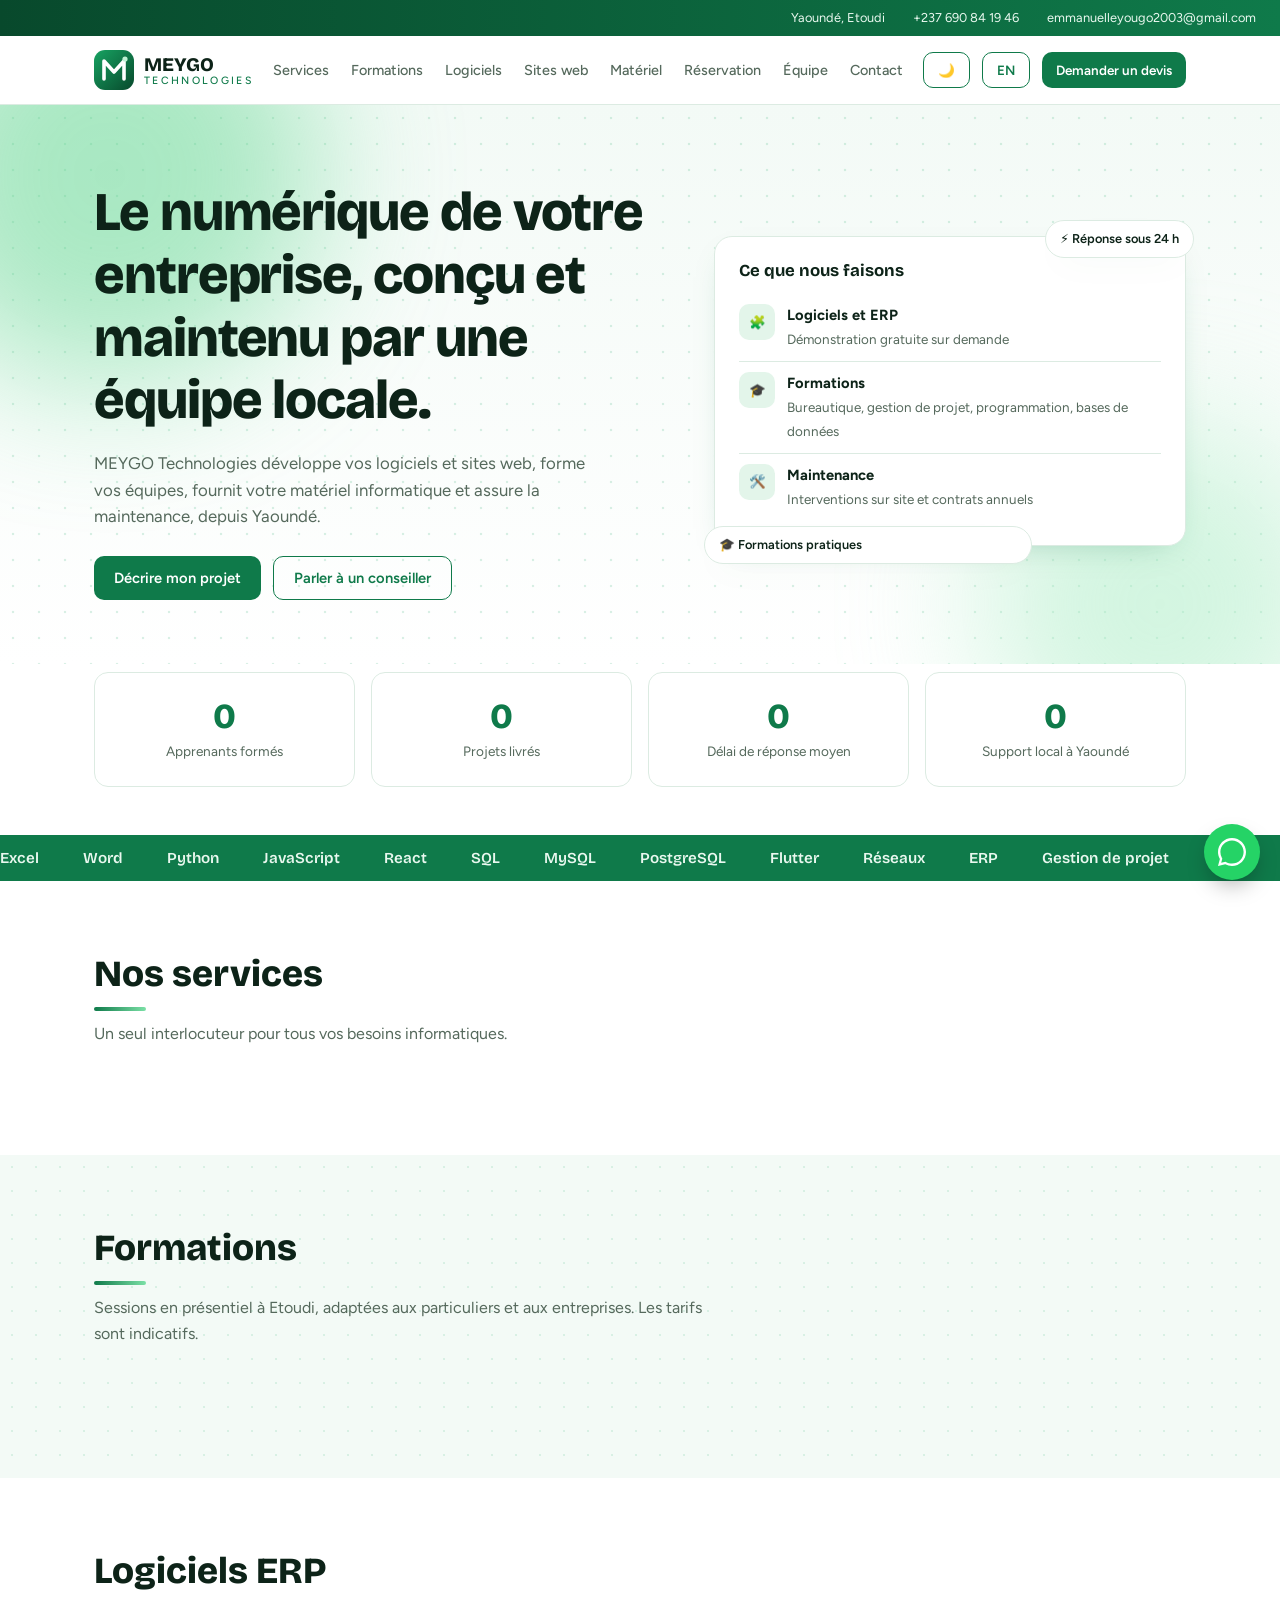
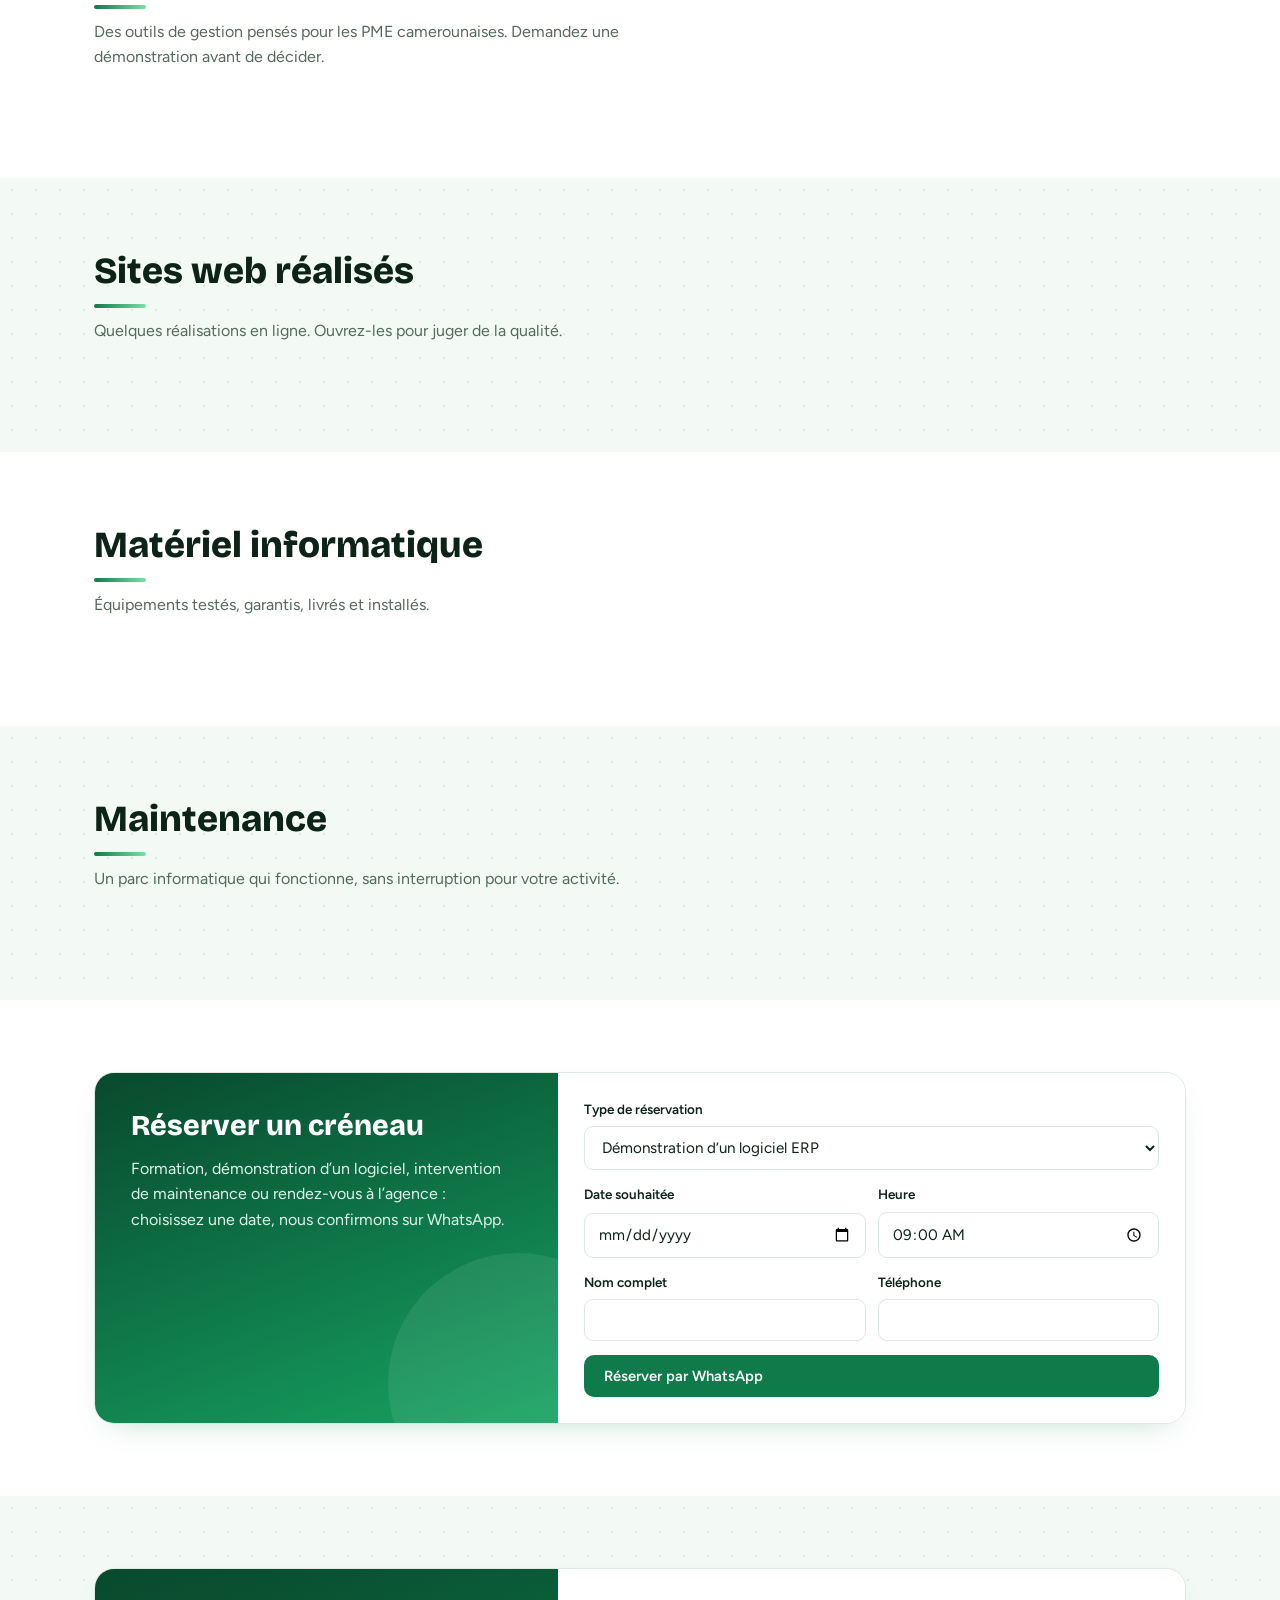
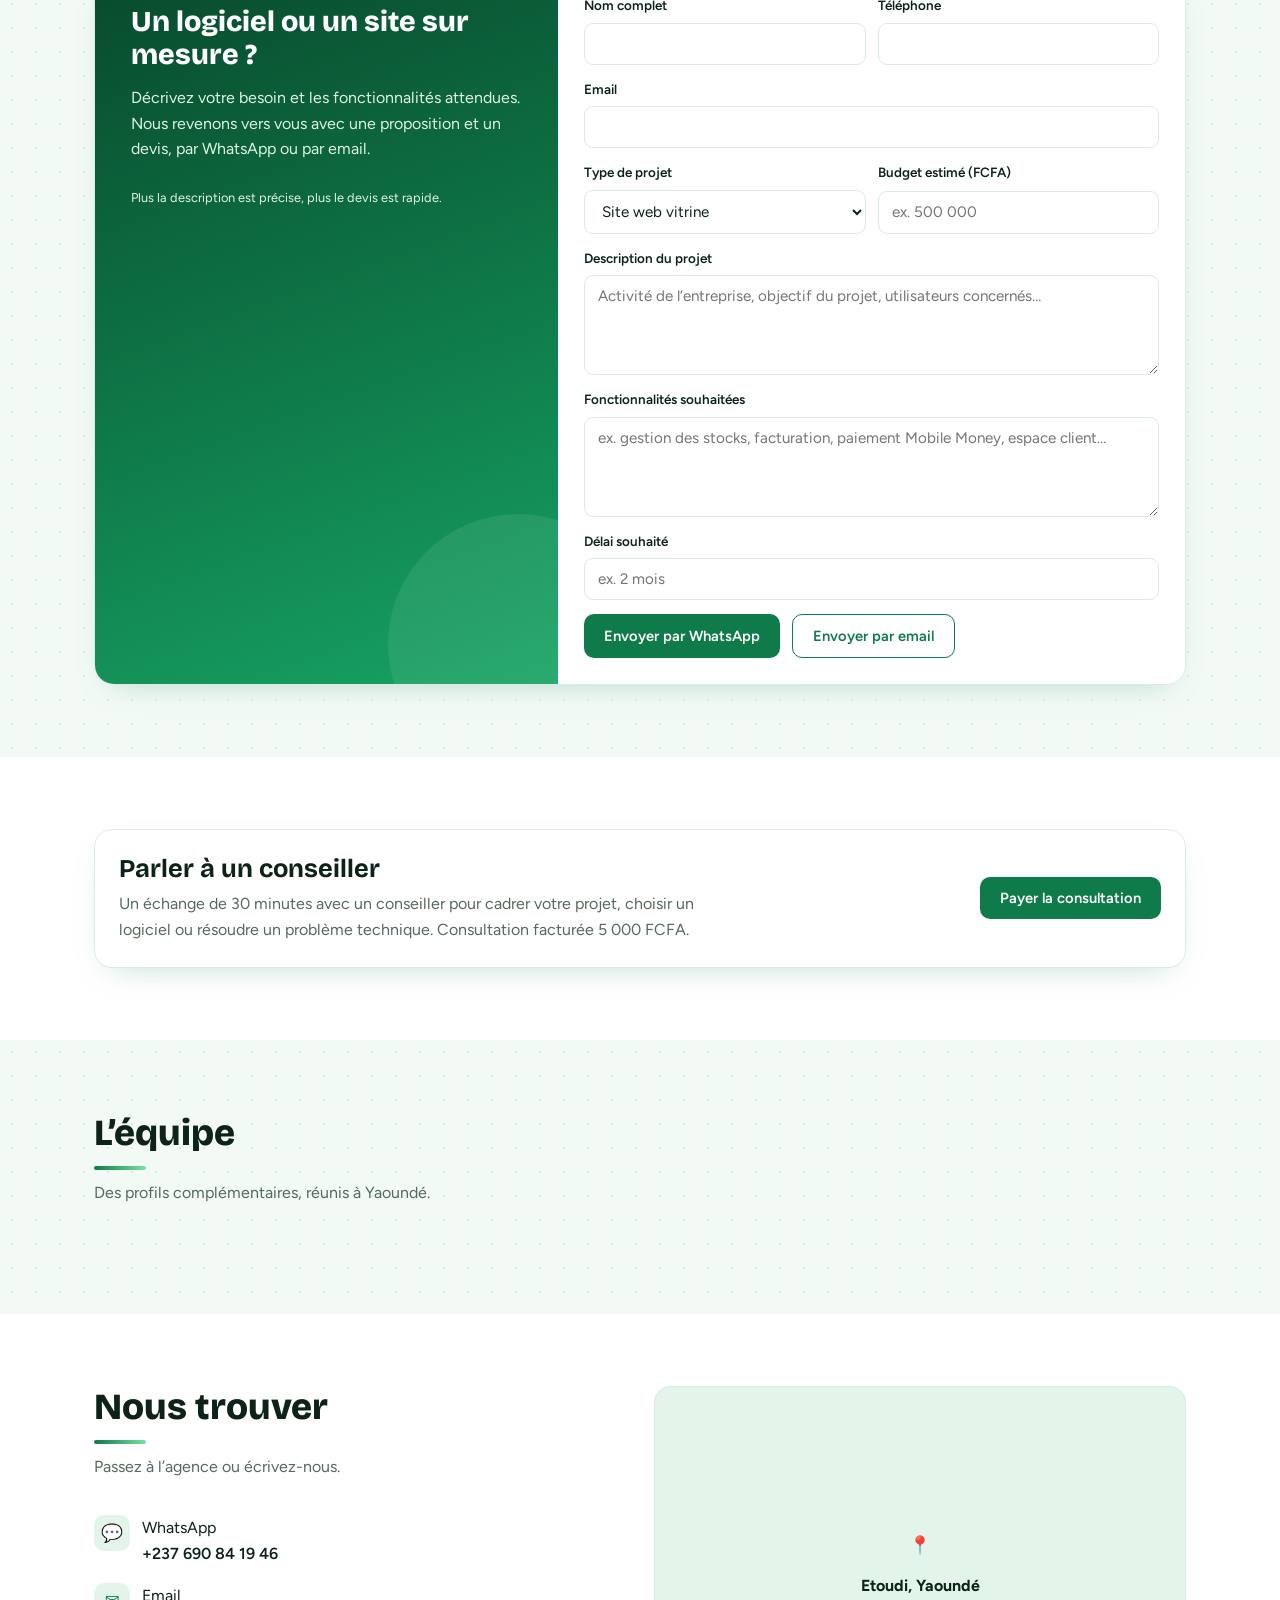
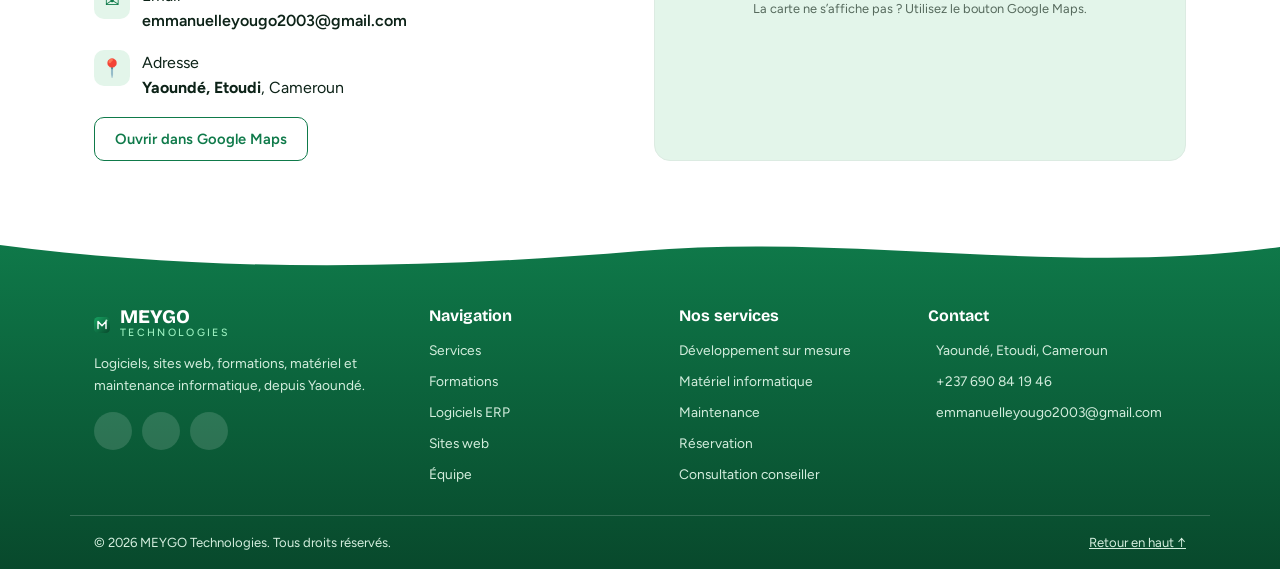
<file: sitevente.html>
<!DOCTYPE html>
<html lang="fr">
<head>
<meta charset="UTF-8">
<meta name="viewport" content="width=device-width, initial-scale=1, viewport-fit=cover">
<title>MEYGO Technologies — Solutions</title>
<link rel="preconnect" href="https://fonts.googleapis.com">
<link rel="preconnect" href="https://fonts.gstatic.com" crossorigin>
<link href="https://fonts.googleapis.com/css2?family=Bricolage+Grotesque:wght@600;700;800&family=Figtree:wght@400;500;600&display=swap" rel="stylesheet">
<link rel="stylesheet" href="style.css">
<script src="script.js"></script>
</head>
<body>
<svg width="0" height="0" style="position:absolute" aria-hidden="true"><symbol id="lg" viewBox="0 0 40 40"><defs><linearGradient id="lgg" x1="0" y1="0" x2="1" y2="1"><stop offset="0" stop-color="#17a362"/><stop offset="1" stop-color="#08492c"/></linearGradient></defs><rect width="40" height="40" rx="11" fill="url(#lgg)"/><path d="M10 29V11l10 11 10-11v18" fill="none" stroke="#fff" stroke-width="3.6" stroke-linecap="round" stroke-linejoin="round"/><circle cx="31" cy="9" r="2.6" fill="#bff0d3"/></symbol></svg><div id="splash" aria-hidden="true"><div><svg viewBox="0 0 40 40"><defs><linearGradient id="sg" x1="0" y1="0" x2="1" y2="1"><stop offset="0" stop-color="#17a362"/><stop offset="1" stop-color="#08492c"/></linearGradient></defs><rect width="40" height="40" rx="11" fill="url(#sg)"/><path class="m" d="M10 29V11l10 11 10-11v18" fill="none" stroke="#fff" stroke-width="3.6" stroke-linecap="round" stroke-linejoin="round"/><circle class="nd" cx="31" cy="9" r="2.6" fill="#bff0d3"/></svg><h2>MEYGO Technologies</h2><p>Solutions numériques · Yaoundé</p><div class="ld"><i></i></div></div></div>
<div id="bar"></div>
<header>
<div class="tb"><div class="tbi"><span><i class="i" data-i="pin"></i>Yaoundé, Etoudi</span><a href="tel:+237690841946"><i class="i" data-i="phone"></i>+237 690 84 19 46</a><a href="mailto:emmanuelleyougo2003@gmail.com"><i class="i" data-i="mail"></i>emmanuelleyougo2003@gmail.com</a></div></div>
<div class="nav">
  <a class="logo" href="#top" aria-label="MEYGO Technologies"><svg class="lg"><use href="#lg"/></svg><div>MEYGO<small>Technologies</small></div></a>
  <nav class="links"><a href="#services">Services</a><a href="#formations">Formations</a><a href="#logiciels">Logiciels</a><a href="#sites">Sites web</a><a href="#materiel">Matériel</a><a href="#reservation">Réservation</a><a href="#equipe">Équipe</a><a href="#contact">Contact</a></nav>
  <div class="row" style="flex-wrap:nowrap"><button class="btn out sm burger" id="burger" type="button" aria-label="Menu" aria-expanded="false">☰</button><button class="btn out sm" id="theme" type="button" aria-label="Thème clair / sombre">🌙</button><button class="btn out sm" id="lang" type="button" aria-label="Changer de langue / Change language">EN</button><a class="btn sm" href="#sur-mesure">Demander un devis</a></div>
</div></header>

<main id="top">
<section class="hero"><span class="blob b1"></span><span class="blob b2"></span><div class="wrap">
  <div>
    <h1>Le numérique de votre entreprise, conçu et maintenu par une équipe locale.</h1>
    <p>MEYGO Technologies développe vos logiciels et sites web, forme vos équipes, fournit votre matériel informatique et assure la maintenance, depuis Yaoundé.</p>
    <div class="row"><a class="btn" href="#sur-mesure">Décrire mon projet</a><button class="btn out" data-pay>Parler à un conseiller</button></div>
  </div>
  <div class="hv"><span class="fl f1">⚡ Réponse sous 24 h</span><span class="fl f2">🎓 Formations pratiques</span><div class="panel tilt"><h3>Ce que nous faisons</h3><ul>
    <li><span class="ic">🧩</span><div><b>Logiciels et ERP</b><span>Démonstration gratuite sur demande</span></div></li>
    <li><span class="ic">🎓</span><div><b>Formations</b><span>Bureautique, gestion de projet, programmation, bases de données</span></div></li>
    <li><span class="ic">🛠️</span><div><b>Maintenance</b><span>Interventions sur site et contrats annuels</span></div></li>
  </ul></div></div>
</div></section>
<div class="wrap"><div class="stats"><div class="stat"><b data-count="150" data-suf="+">0</b><span>Apprenants formés</span></div><div class="stat"><b data-count="25" data-suf="+">0</b><span>Projets livrés</span></div><div class="stat"><b data-count="24" data-suf=" h">0</b><span>Délai de réponse moyen</span></div><div class="stat"><b data-count="100" data-suf="%">0</b><span>Support local à Yaoundé</span></div></div></div>
<div class="mq" aria-hidden="true"><div><span>Excel</span><span>Word</span><span>Python</span><span>JavaScript</span><span>React</span><span>SQL</span><span>MySQL</span><span>PostgreSQL</span><span>Flutter</span><span>Réseaux</span><span>ERP</span><span>Gestion de projet</span><span>Excel</span><span>Word</span><span>Python</span><span>JavaScript</span><span>React</span><span>SQL</span><span>MySQL</span><span>PostgreSQL</span><span>Flutter</span><span>Réseaux</span><span>ERP</span><span>Gestion de projet</span></div></div>

<section id="services"><div class="wrap">
  <div class="sec-h"><h2>Nos services</h2><p>Un seul interlocuteur pour tous vos besoins informatiques.</p></div>
  <div class="grid" id="gServices"></div>
</div></section>

<section id="formations" class="alt"><div class="wrap">
  <div class="sec-h"><h2>Formations</h2><p>Sessions en présentiel à Etoudi, adaptées aux particuliers et aux entreprises. Les tarifs sont indicatifs.</p></div>
  <div class="tabs" id="tabsF"></div>
  <div class="grid" id="gForm"></div>
</div></section>

<section id="logiciels"><div class="wrap">
  <div class="sec-h"><h2>Logiciels ERP</h2><p>Des outils de gestion pensés pour les PME camerounaises. Demandez une démonstration avant de décider.</p></div>
  <div class="grid" id="gErp"></div>
</div></section>

<section id="sites" class="alt"><div class="wrap">
  <div class="sec-h"><h2>Sites web réalisés</h2><p>Quelques réalisations en ligne. Ouvrez-les pour juger de la qualité.</p></div>
  <div class="grid" id="gSites"></div>
</div></section>

<section id="materiel"><div class="wrap">
  <div class="sec-h"><h2>Matériel informatique</h2><p>Équipements testés, garantis, livrés et installés.</p></div>
  <div class="grid" id="gMat"></div>
</div></section>

<section id="maintenance" class="alt"><div class="wrap">
  <div class="sec-h"><h2>Maintenance</h2><p>Un parc informatique qui fonctionne, sans interruption pour votre activité.</p></div>
  <div class="grid" id="gMaint"></div>
</div></section>

<section id="reservation"><div class="wrap"><div class="split">
  <div class="side" data-k="book"><h2>Réserver un créneau</h2><p>Formation, démonstration d’un logiciel, intervention de maintenance ou rendez-vous à l’agence : choisissez une date, nous confirmons sur WhatsApp.</p></div>
  <form class="box" id="fBook">
    <label>Type de réservation<select name="type"><option>Démonstration d’un logiciel ERP</option><option>Inscription à une formation</option><option>Intervention de maintenance</option><option>Rendez-vous à l’agence</option></select></label>
    <div class="f2"><label>Date souhaitée<input type="date" name="date" required></label><label>Heure<input type="time" name="time" value="09:00" required></label></div>
    <div class="f2"><label>Nom complet<input name="nom" required autocomplete="name"></label><label>Téléphone<input name="tel" type="tel" required autocomplete="tel"></label></div>
    <button class="btn" type="submit">Réserver par WhatsApp</button>
  </form></div>
</div></section>

<section id="sur-mesure" class="alt"><div class="wrap"><div class="split">
  <div class="side" data-k="dev"><h2>Un logiciel ou un site sur mesure ?</h2><p>Décrivez votre besoin et les fonctionnalités attendues. Nous revenons vers vous avec une proposition et un devis, par WhatsApp ou par email.</p>
  <p class="note" style="margin-top:12px">Plus la description est précise, plus le devis est rapide.</p></div>
  <form class="box" id="fDevis">
    <div class="f2"><label>Nom complet<input name="nom" required autocomplete="name"></label><label>Téléphone<input name="tel" type="tel" required autocomplete="tel"></label></div>
    <label>Email<input name="email" type="email" autocomplete="email"></label>
    <div class="f2"><label>Type de projet<select name="projet"><option>Site web vitrine</option><option>Site e-commerce</option><option>Application mobile</option><option>Application web / logiciel de gestion</option><option>Autre</option></select></label>
    <label>Budget estimé (FCFA)<input name="budget" placeholder="ex. 500 000"></label></div>
    <label>Description du projet<textarea name="desc" required placeholder="Activité de l’entreprise, objectif du projet, utilisateurs concernés…"></textarea></label>
    <label>Fonctionnalités souhaitées<textarea name="fonc" required placeholder="ex. gestion des stocks, facturation, paiement Mobile Money, espace client…"></textarea></label>
    <label>Délai souhaité<input name="delai" placeholder="ex. 2 mois"></label>
    <div class="row"><button class="btn" type="submit" data-m="wa">Envoyer par WhatsApp</button><button class="btn out" type="submit" data-m="mail">Envoyer par email</button></div>
  </form></div>
</div></section>

<section id="conseiller"><div class="wrap">
  <div class="panel" style="display:flex;gap:24px;align-items:center;justify-content:space-between;flex-wrap:wrap">
    <div style="max-width:620px"><h2 style="font-size:1.6rem;margin-bottom:8px">Parler à un conseiller</h2><p style="color:var(--dim)">Un échange de 30 minutes avec un conseiller pour cadrer votre projet, choisir un logiciel ou résoudre un problème technique. Consultation facturée 5 000 FCFA.</p></div>
    <button class="btn" data-pay>Payer la consultation</button>
  </div>
</div></section>

<section id="equipe" class="alt team"><div class="wrap">
  <div class="sec-h"><h2>L’équipe</h2><p>Des profils complémentaires, réunis à Yaoundé.</p></div>
  <div class="grid" id="gTeam"></div>
</div></section>

<section id="contact"><div class="wrap two">
  <div>
    <div class="sec-h"><h2>Nous trouver</h2><p>Passez à l’agence ou écrivez-nous.</p></div>
    <ul class="ct">
      <li><span class="ic">💬</span><div>WhatsApp<br><a href="https://wa.me/237690841946" target="_blank" rel="noopener">+237 690 84 19 46</a></div></li>
      <li><span class="ic">✉️</span><div>Email<br><a href="mailto:emmanuelleyougo2003@gmail.com">emmanuelleyougo2003@gmail.com</a></div></li>
      <li><span class="ic">📍</span><div>Adresse<br><b>Yaoundé, Etoudi</b>, Cameroun</div></li>
    </ul>
    <a class="btn out" target="_blank" rel="noopener" href="https://www.google.com/maps/search/?api=1&query=Etoudi+Yaound%C3%A9+Cameroun">Ouvrir dans Google Maps</a>
  </div>
  <div class="mapbox"><div class="fb"><div class="ic" style="margin:0 auto 10px">📍</div><b>Etoudi, Yaoundé</b><p class="note">La carte ne s’affiche pas ? Utilisez le bouton Google Maps.</p></div>
    <iframe title="Carte de Yaoundé, Etoudi" loading="lazy" referrerpolicy="no-referrer" src="https://www.openstreetmap.org/export/embed.html?bbox=11.50%2C3.89%2C11.55%2C3.94&amp;layer=mapnik&amp;marker=3.9167%2C11.5167"></iframe></div>
</div></section>
</main>

<footer class="ft"><svg class="wv" viewBox="0 0 1440 40" preserveAspectRatio="none" aria-hidden="true"><path d="M0 0h1440v14C1200 44 960 0 720 18S240 40 0 12z" fill="currentColor"/></svg>
<div class="wrap fg">
 <div><a class="logo" href="#top" style="color:#fff"><svg class="lg"><use href="#lg"/></svg><div>MEYGO<small style="color:#9cf0c0">Technologies</small></div></a><p style="margin-top:14px;max-width:300px">Logiciels, sites web, formations, matériel et maintenance informatique, depuis Yaoundé.</p><div class="soc"><a href="https://wa.me/237690841946" target="_blank" rel="noopener" aria-label="WhatsApp"><i class="i" data-i="phone"></i></a><a href="mailto:emmanuelleyougo2003@gmail.com" aria-label="Email"><i class="i" data-i="mail"></i></a><a href="https://www.google.com/maps/search/?api=1&query=Etoudi+Yaound%C3%A9+Cameroun" target="_blank" rel="noopener" aria-label="Google Maps"><i class="i" data-i="pin"></i></a></div></div>
 <div><h4>Navigation</h4><ul><li><a href="#services">Services</a></li><li><a href="#formations">Formations</a></li><li><a href="#logiciels">Logiciels ERP</a></li><li><a href="#sites">Sites web</a></li><li><a href="#equipe">Équipe</a></li></ul></div>
 <div><h4>Nos services</h4><ul><li><a href="#sur-mesure">Développement sur mesure</a></li><li><a href="#materiel">Matériel informatique</a></li><li><a href="#maintenance">Maintenance</a></li><li><a href="#reservation">Réservation</a></li><li><a href="#conseiller">Consultation conseiller</a></li></ul></div>
 <div><h4>Contact</h4><ul><li><i class="i" data-i="pin"></i>Yaoundé, Etoudi, Cameroun</li><li><i class="i" data-i="phone"></i><a href="tel:+237690841946">+237 690 84 19 46</a></li><li><i class="i" data-i="mail"></i><a href="mailto:emmanuelleyougo2003@gmail.com">emmanuelleyougo2003@gmail.com</a></li></ul></div>
</div>
<div class="wrap fb2"><span>© 2026 MEYGO Technologies. Tous droits réservés.</span><a href="#top">Retour en haut ↑</a></div></footer>

<a class="wa" href="https://wa.me/237690841946" target="_blank" rel="noopener" aria-label="Écrire sur WhatsApp"><svg viewBox="0 0 32 32"><path d="M16 0C7.16 0 0 7.16 0 16c0 2.82.74 5.56 2.13 7.95L0 32l8.27-2.1A15.9 15.9 0 0 0 16 32c8.84 0 16-7.16 16-16S24.84 0 16 0zm0 29.27c-2.46 0-4.86-.66-6.94-1.92l-.5-.3-4.9 1.25 1.3-4.78-.32-.5A13.18 13.18 0 0 1 2.73 16C2.73 8.66 8.66 2.73 16 2.73S29.27 8.66 29.27 16 23.34 29.27 16 29.27z"/></svg></a>

<div class="modal" id="dm" role="dialog" aria-modal="true" aria-labelledby="dt"><div class="mbox"><h3 id="dt"></h3><div id="dv"><div class="win"><div class="wbar"><i></i><i></i><i></i><span id="dtitle"></span></div><div class="wbody"><div id="dside"></div><div id="dscene"></div></div></div></div><div class="dprog"><div id="dfill"></div></div><div class="row"><button class="btn" id="drep" type="button">Revoir la démo</button><a class="btn out" id="dlink" target="_blank" rel="noopener" href="#">Visiter le site</a><button class="btn out" id="dcl" type="button">Fermer</button></div></div></div>
<div class="modal" id="mod" role="dialog" aria-modal="true" aria-labelledby="mt"><div class="mbox">
  <h3 id="mt">Consultation avec un conseiller</h3>
  <p class="note">Montant : <b>5 000 FCFA</b>. Choisissez votre opérateur Mobile Money. Il s’agit d’une simulation : aucun prélèvement n’est effectué ici.</p>
  <div class="pay"><button type="button" data-op="MTN" aria-pressed="true">MTN MoMo</button><button type="button" data-op="Orange" aria-pressed="false">Orange Money</button></div>
  <label>Votre numéro<input id="pn" type="tel" placeholder="6XX XX XX XX"></label>
  <div class="steps" id="ps"></div>
  <div class="row"><button class="btn" id="pgo" type="button">Confirmer mon paiement</button><button class="btn out" id="pcl" type="button">Fermer</button></div>
</div></div>



</body>
</html>
</file>
<file: style.css>
:root{--bg:#fff;--soft:#f3faf6;--card:#fff;--ink:#0d2318;--dim:#55695c;--line:#dcebe2;--g:#0f7a4a;--g2:#17a362;--gl:#e3f5ea;--sh:0 12px 32px -18px rgba(15,122,74,.35);color-scheme:light;padding-top:env(safe-area-inset-top,0px);padding-bottom:env(safe-area-inset-bottom,0px)}
@media (prefers-color-scheme:dark){:root:not([data-theme="light"]){--bg:#0b1511;--soft:#10201a;--card:#13261e;--ink:#eaf5ee;--dim:#9db3a6;--line:#1f3a2e;--gl:#16382a;color-scheme:dark}}
*{margin:0;padding:0;box-sizing:border-box}
html{scroll-behavior:smooth;scroll-padding-top:80px}
body{background:var(--bg);color:var(--ink);font-family:'Figtree',system-ui,sans-serif;line-height:1.6;overflow-x:hidden}
h1,h2,h3,h4{font-family:'Bricolage Grotesque','Figtree',sans-serif;line-height:1.15}
a{color:inherit}
.wrap{max-width:1140px;margin:0 auto;padding:0 24px}
section{padding:72px 0}
.alt{background:var(--soft)}
.sec-h{max-width:620px;margin-bottom:36px}
.sec-h h2{font-size:clamp(1.7rem,3.2vw,2.3rem);font-weight:800;margin-bottom:10px}
.sec-h p{color:var(--dim)}
:focus-visible{outline:3px solid var(--g2);outline-offset:2px}
header{position:sticky;top:0;z-index:50;background:color-mix(in srgb,var(--bg) 88%,transparent);backdrop-filter:blur(12px);border-bottom:1px solid var(--line)}
.nav{display:flex;align-items:center;justify-content:space-between;gap:16px;padding:14px 24px;max-width:1140px;margin:0 auto}
.logo{font-family:'Bricolage Grotesque',sans-serif;font-weight:800;font-size:1.25rem;display:flex;align-items:center;gap:10px;text-decoration:none}
.mark{width:34px;height:34px;border-radius:9px;background:var(--g);color:#fff;display:grid;place-items:center;font-size:.95rem}
.logo small{display:block;font-family:'Figtree';font-weight:500;font-size:.7rem;color:var(--dim)}
.links{display:flex;gap:22px;font-size:.9rem;font-weight:500}
.links a{text-decoration:none;color:var(--dim)}.links a:hover{color:var(--g)}
.btn{display:inline-flex;align-items:center;gap:8px;border:0;cursor:pointer;font:600 .92rem 'Figtree',sans-serif;padding:12px 20px;border-radius:10px;text-decoration:none;background:var(--g);color:#fff;transition:background .2s}
.btn:hover{background:var(--g2)}
.btn.out{background:transparent;color:var(--g);border:1.5px solid var(--g)}
.btn.out:hover{background:var(--gl)}
.btn.sm{padding:9px 14px;font-size:.84rem}
@media(max-width:900px){.links{display:none}}
.hero{padding:64px 0 56px;background:linear-gradient(180deg,var(--soft),var(--bg))}
.hero .wrap{display:grid;grid-template-columns:1.15fr .85fr;gap:44px;align-items:center}
@media(max-width:860px){.hero .wrap{grid-template-columns:1fr}}
.hero h1{font-size:clamp(2.1rem,4.6vw,3.4rem);font-weight:800;letter-spacing:-.02em}
.hero h1 em{font-style:normal;color:var(--g)}
.hero p{color:var(--dim);font-size:1.05rem;max-width:520px;margin:18px 0 26px}
.row{display:flex;gap:12px;flex-wrap:wrap}
.panel{background:var(--card);border:1px solid var(--line);border-radius:18px;padding:24px;box-shadow:var(--sh)}
.panel h3{font-size:1.05rem;margin-bottom:14px}
.panel li{list-style:none;display:flex;gap:12px;align-items:flex-start;padding:10px 0;border-top:1px solid var(--line);font-size:.92rem}
.panel li:first-of-type{border-top:0}
.panel li b{display:block}.panel li span{color:var(--dim);font-size:.84rem}
.ic{flex:none;width:36px;height:36px;border-radius:10px;background:var(--gl);display:grid;place-items:center;font-size:1.1rem}
.grid{display:grid;grid-template-columns:repeat(3,1fr);gap:20px}
@media(max-width:960px){.grid{grid-template-columns:repeat(2,1fr)}}
@media(max-width:600px){.grid{grid-template-columns:1fr}}
.card{background:var(--card);border:1px solid var(--line);border-radius:14px;padding:22px;display:flex;flex-direction:column;gap:10px}
.card h3{font-size:1.05rem}
.card p{color:var(--dim);font-size:.9rem;flex:1}
.tag{align-self:flex-start;font-size:.74rem;font-weight:600;color:var(--g);background:var(--gl);padding:3px 10px;border-radius:99px}
.foot{display:flex;align-items:center;justify-content:space-between;gap:10px;padding-top:12px;border-top:1px solid var(--line);flex-wrap:wrap}
.price{font-weight:700;color:var(--g)}
.tabs{display:flex;gap:8px;flex-wrap:wrap;margin-bottom:24px}
.tab{border:1px solid var(--line);background:var(--card);color:var(--dim);font:500 .86rem 'Figtree';padding:8px 16px;border-radius:99px;cursor:pointer}
.tab[aria-pressed="true"]{background:var(--g);border-color:var(--g);color:#fff}
.two{display:grid;grid-template-columns:1fr 1fr;gap:28px}
@media(max-width:860px){.two{grid-template-columns:1fr}}
form.box{background:var(--card);border:1px solid var(--line);border-radius:16px;padding:26px;display:grid;gap:14px;box-shadow:var(--sh)}
label{font-size:.84rem;font-weight:600;display:grid;gap:6px}
input,select,textarea{font:400 .95rem 'Figtree',sans-serif;padding:11px 13px;border:1px solid var(--line);border-radius:9px;background:var(--bg);color:var(--ink);width:100%}
textarea{min-height:100px;resize:vertical}
.f2{display:grid;grid-template-columns:1fr 1fr;gap:12px}
@media(max-width:520px){.f2{grid-template-columns:1fr}}
.note{font-size:.8rem;color:var(--dim)}
.team .card{align-items:flex-start}
.av{width:56px;height:56px;border-radius:50%;background:var(--g);color:#fff;display:grid;place-items:center;font:700 1.1rem 'Bricolage Grotesque'}
.chips{display:flex;gap:6px;flex-wrap:wrap}
.mapbox{position:relative;border-radius:16px;overflow:hidden;border:1px solid var(--line);min-height:320px;background:var(--gl);display:grid;place-items:center;text-align:center}
.mapbox iframe{position:absolute;inset:0;width:100%;height:100%;border:0}
.mapbox .fb{padding:24px}
.ct li{list-style:none;display:flex;gap:12px;margin-bottom:16px}
.ct a{text-decoration:none;font-weight:600}
footer{background:var(--g);color:#e9f8ef;padding:30px 0;font-size:.86rem;text-align:center}
.modal{position:fixed;inset:0;background:rgba(5,25,15,.55);display:none;place-items:center;z-index:100;padding:20px}
.modal.on{display:grid}
.mbox{background:var(--card);border-radius:18px;padding:26px;max-width:420px;width:100%;display:grid;gap:14px;max-height:90vh;overflow:auto}
.pay{display:grid;grid-template-columns:1fr 1fr;gap:10px}
.pay button{padding:14px;border-radius:10px;border:2px solid var(--line);background:var(--bg);color:var(--ink);font:700 .95rem 'Figtree';cursor:pointer}
.pay button[aria-pressed="true"]{border-color:var(--g);background:var(--gl)}
.steps{background:var(--soft);border-radius:10px;padding:14px;font-size:.88rem}
.wa{position:fixed;right:20px;bottom:calc(20px + env(safe-area-inset-bottom,0px));z-index:60;width:56px;height:56px;border-radius:50%;background:#25d366;display:grid;place-items:center;box-shadow:0 10px 24px -8px rgba(0,0,0,.4)}
.wa svg{width:28px;height:28px;fill:#fff}
@media(prefers-reduced-motion:reduce){*{transition:none!important;scroll-behavior:auto!important}}

/* ===== EFFETS VISUELS ===== */
:root[data-theme="dark"]{--bg:#0b1511;--soft:#10201a;--card:#13261e;--ink:#eaf5ee;--dim:#9db3a6;--line:#1f3a2e;--gl:#16382a;color-scheme:dark}
#bar{position:fixed;top:0;left:0;right:0;height:3px;z-index:120;background:linear-gradient(90deg,var(--g),#7be0a6);transform:scaleX(0);transform-origin:left}
header{transition:box-shadow .3s}header.sc{box-shadow:0 10px 30px -18px rgba(15,122,74,.5)}
.nav{transition:padding .3s}header.sc .nav{padding-top:8px;padding-bottom:8px}
.links a{position:relative;padding:4px 0}
.links a::after{content:"";position:absolute;left:0;bottom:-2px;height:2px;width:100%;background:var(--g2);transform:scaleX(0);transform-origin:left;transition:transform .3s}
.links a:hover::after,.links a.on::after{transform:scaleX(1)}.links a.on{color:var(--g)}
.burger{display:none}
@media(max-width:900px){.burger{display:inline-flex}.links{display:none;position:absolute;top:100%;left:0;right:0;flex-direction:column;gap:14px;padding:16px 24px;background:var(--bg);border-bottom:1px solid var(--line)}.links.open{display:flex}}
.hero{position:relative;overflow:hidden;background:radial-gradient(circle,rgba(23,163,98,.16) 1.3px,transparent 1.6px) 0 0/26px 26px,linear-gradient(180deg,var(--soft),var(--bg))}
.hero .wrap{position:relative;z-index:1}
.blob{position:absolute;border-radius:50%;filter:blur(70px);opacity:.5;animation:drift 14s ease-in-out infinite alternate}
.b1{width:420px;height:420px;background:#5fd68f;top:-140px;left:-100px}
.b2{width:360px;height:360px;background:#a8ecc3;bottom:-120px;right:-60px;animation-delay:-6s}
@keyframes drift{to{transform:translate(60px,40px) scale(1.15)}}
@keyframes up{from{opacity:0;transform:translateY(26px)}to{opacity:1;transform:none}}
.hero h1{animation:up .8s both}.hero p{animation:up .8s .15s both}.hero .row{animation:up .8s .3s both}.hv{animation:up .9s .25s both}
.hv{position:relative}
.fl{position:absolute;z-index:2;background:var(--card);border:1px solid var(--line);border-radius:99px;padding:8px 14px;font-size:.8rem;font-weight:600;box-shadow:var(--sh);animation:bob 4s ease-in-out infinite}
.f1{top:-16px;right:-8px}.f2{bottom:-18px;left:-10px;animation-delay:-2s}
@keyframes bob{50%{transform:translateY(-9px)}}
.stats{display:grid;grid-template-columns:repeat(4,1fr);gap:16px;padding:8px 0 0}
@media(max-width:700px){.stats{grid-template-columns:repeat(2,1fr)}}
.stat{background:var(--card);border:1px solid var(--line);border-radius:14px;padding:22px;text-align:center}
.stat b{display:block;font:800 2.2rem 'Bricolage Grotesque',sans-serif;color:var(--g)}
.stat span{font-size:.85rem;color:var(--dim)}
.mq{overflow:hidden;background:var(--g);color:#e9f8ef;padding:14px 0;margin-top:48px}
.mq div{display:flex;gap:44px;width:max-content;animation:slide 32s linear infinite;font:600 .95rem 'Bricolage Grotesque',sans-serif;white-space:nowrap}
.mq:hover div{animation-play-state:paused}
@keyframes slide{to{transform:translateX(-50%)}}
.alt{background:radial-gradient(circle,rgba(23,163,98,.12) 1.2px,transparent 1.5px) 0 0/24px 24px,var(--soft)}
.sec-h h2::after{content:"";display:block;width:52px;height:4px;border-radius:4px;background:linear-gradient(90deg,var(--g),#7be0a6);margin-top:12px}
.rv{opacity:0;translate:0 28px;transition:opacity .7s,translate .7s}
.rv.in{opacity:1;translate:0 0}
.card,.tilt{transform:perspective(900px) rotateX(var(--rx,0deg)) rotateY(var(--ry,0deg)) translateY(var(--ty,0));transition:transform .25s,box-shadow .25s,border-color .25s,opacity .7s,translate .7s}
.card{position:relative;overflow:hidden}
.card::before{content:"";position:absolute;top:0;left:0;right:0;height:3px;background:linear-gradient(90deg,var(--g),#7be0a6);transform:scaleX(0);transform-origin:left;transition:transform .4s}
.card:hover{--ty:-6px;border-color:var(--g2);box-shadow:0 22px 40px -22px rgba(15,122,74,.55)}
.card:hover::before{transform:scaleX(1)}
.card .ic{transition:transform .3s,background .3s}.card:hover .ic{transform:rotate(-8deg) scale(1.12);background:var(--g2)}
.btn{position:relative;overflow:hidden}
.btn:not(.out)::after{content:"";position:absolute;top:0;left:-70%;width:50%;height:100%;background:linear-gradient(100deg,transparent,rgba(255,255,255,.35),transparent);transform:skewX(-20deg);transition:left .6s}
.btn:hover::after{left:130%}
.btn:hover{transform:translateY(-2px)}.btn{transition:background .2s,transform .2s}
.rp{position:absolute;border-radius:50%;background:rgba(255,255,255,.5);transform:scale(0);animation:rip .6s ease-out forwards;pointer-events:none}
@keyframes rip{to{transform:scale(4);opacity:0}}
.wa{animation:bob 3.2s ease-in-out infinite}
.mbox{animation:up .35s both}
@media(prefers-reduced-motion:reduce){.rv{opacity:1!important;translate:none!important}.blob,.fl,.mq div,.wa,.hero *{animation:none!important}}

/* ===== V3 : logo, splash, header, carrousels, démo, footer ===== */
#splash{position:fixed;inset:0;z-index:300;background:var(--bg);display:grid;place-items:center;text-align:center;transition:opacity .6s,visibility .6s;animation:spx 0s 4.5s forwards}
#splash.out{opacity:0;visibility:hidden}
@keyframes spx{to{visibility:hidden}}
#splash svg{width:120px;height:120px;filter:drop-shadow(0 18px 24px rgba(15,122,74,.35));animation:pop .8s both}
#splash path.m{stroke-dasharray:80;stroke-dashoffset:80;animation:dr 1.1s .35s ease forwards}
#splash circle.nd{opacity:0;animation:fi .4s 1.3s forwards}
@keyframes dr{to{stroke-dashoffset:0}}@keyframes fi{to{opacity:1}}@keyframes pop{from{transform:scale(.5) rotate(-12deg);opacity:0}}
#splash h2{font-size:1.9rem;margin-top:16px;animation:up .7s 1s both}#splash p{color:var(--dim);animation:up .7s 1.25s both}
.ld{width:180px;height:4px;border-radius:4px;background:var(--line);margin:22px auto 0;overflow:hidden}.ld i{display:block;height:100%;background:linear-gradient(90deg,var(--g),#7be0a6);animation:ldb 2.3s ease forwards}
@keyframes ldb{from{width:0}to{width:100%}}
.lg{width:40px;height:40px;flex:none}
.tb{background:linear-gradient(90deg,#08492c,var(--g));color:#e9f8ef;font-size:.8rem;max-height:40px;overflow:hidden;transition:max-height .3s,opacity .3s}
header.sc .tb{max-height:0;opacity:0}
.tbi{display:flex;gap:22px;justify-content:flex-end;padding:8px 24px}
.tbi a,.tbi span{display:inline-flex;align-items:center;gap:6px;text-decoration:none}.tbi a:hover{text-decoration:underline}
@media(max-width:700px){.tb{display:none}}
.i{display:inline-grid;place-items:center}.ic svg{width:20px;height:20px}.ic{color:var(--g)}.card:hover .ic{color:#fff}
.logo{font-size:1.2rem;line-height:1.05}.logo small{font-size:.66rem;letter-spacing:.22em;text-transform:uppercase;color:var(--g)}
.car{position:relative}
.track{display:flex;gap:20px;overflow-x:auto;scroll-snap-type:x mandatory;padding:8px 4px 16px;scrollbar-width:none}
.track::-webkit-scrollbar{display:none}
.car .card{flex:0 0 min(330px,86%);scroll-snap-align:start}
.cb{position:absolute;top:50%;z-index:5;width:42px;height:42px;border-radius:50%;border:1px solid var(--line);background:var(--card);color:var(--g);cursor:pointer;display:grid;place-items:center;box-shadow:var(--sh);transform:translateY(-50%);transition:background .2s,color .2s}
.cb:hover{background:var(--g);color:#fff}.cb.p{left:-14px}.cb.n{right:-14px}.cb svg{width:20px;height:20px}
@media(max-width:600px){.cb.p{left:2px}.cb.n{right:2px}}
.thumb{position:relative;height:130px;margin:-22px -22px 4px;background:linear-gradient(135deg,#0f7a4a,#5fd68f);display:grid;place-items:center;cursor:pointer;overflow:hidden}
.thumb::before{content:"";position:absolute;inset:18px 26px auto;height:70px;border-radius:8px;background:repeating-linear-gradient(180deg,rgba(255,255,255,.35) 0 6px,transparent 6px 16px)}
.thumb b{position:relative;width:54px;height:54px;border-radius:50%;background:#fff;color:var(--g);display:grid;place-items:center;animation:ring 2s infinite}
.thumb b svg{width:22px;height:22px;margin-left:3px}
.thumb em{position:absolute;right:10px;bottom:8px;font-style:normal;font-size:.72rem;font-weight:700;color:#fff;background:rgba(0,0,0,.35);padding:2px 9px;border-radius:99px}
@keyframes ring{0%{box-shadow:0 0 0 0 rgba(255,255,255,.7)}100%{box-shadow:0 0 0 18px rgba(255,255,255,0)}}
.tm{align-items:center;text-align:center}.tm .row{justify-content:center}
.ph{position:relative;width:104px;height:104px;border-radius:50%;border:2px dashed var(--g2);background:var(--gl);color:var(--g);display:grid;place-items:center;overflow:hidden;font-size:.7rem;font-weight:600}
.ph img{width:100%;height:100%;object-fit:cover}.ph svg{width:34px;height:34px;display:block;margin:0 auto 2px}
.bdg{display:inline-flex;align-items:center;gap:6px;background:linear-gradient(135deg,var(--g),var(--g2));color:#fff;font-size:.74rem;font-weight:700;padding:5px 12px;border-radius:99px}
.bdg svg{width:14px;height:14px}
.split{display:grid;grid-template-columns:.85fr 1.15fr;border-radius:20px;overflow:hidden;box-shadow:var(--sh);border:1px solid var(--line)}
@media(max-width:860px){.split{grid-template-columns:1fr}}
.side{background:linear-gradient(160deg,#08492c,var(--g) 55%,var(--g2));color:#fff;padding:36px;display:flex;flex-direction:column;gap:14px;position:relative;overflow:hidden}
.side::after{content:"";position:absolute;width:260px;height:260px;border-radius:50%;background:rgba(255,255,255,.08);right:-90px;bottom:-90px}
.side h2{font-size:1.8rem;font-weight:800}.side p{color:#dff5e8}
.chk{list-style:none;display:grid;gap:12px;margin-top:6px;position:relative;z-index:1}
.chk li{display:flex;gap:10px;align-items:center;font-weight:500}.chk svg{width:20px;height:20px;flex:none;color:#9cf0c0}
.split form.box{border:0;border-radius:0;box-shadow:none;height:100%;align-content:start}
#dm .mbox{max-width:760px}
.win{border:1px solid var(--line);border-radius:12px;overflow:hidden;background:var(--bg)}
.wbar{display:flex;align-items:center;gap:6px;background:var(--gl);padding:9px 12px;font-size:.78rem;font-weight:600}
.wbar i{width:10px;height:10px;border-radius:50%;background:#ff6b5e}.wbar i:nth-child(2){background:#ffc23d}.wbar i:nth-child(3){background:#2fcf64}.wbar span{margin-left:10px;color:var(--dim)}
.wbody{display:grid;grid-template-columns:170px 1fr;min-height:260px}
@media(max-width:600px){.wbody{grid-template-columns:1fr}#dside{display:none}}
#dside{background:var(--soft);border-right:1px solid var(--line);padding:12px;display:grid;gap:6px;align-content:start;font-size:.8rem}
#dside div{padding:8px 10px;border-radius:8px;color:var(--dim);transition:.3s}#dside div.on{background:var(--g);color:#fff;font-weight:600}
#dscene{position:relative;padding:26px;display:grid;gap:10px;align-content:center;text-align:center;justify-items:center}
#dscene>*{animation:up .5s both}
.sci{width:64px;height:64px;border-radius:18px;background:var(--gl);color:var(--g);display:grid;place-items:center}.sci svg{width:30px;height:30px}
.bars{display:flex;gap:8px;align-items:flex-end;height:80px;margin-top:6px}
.bars i{width:22px;border-radius:5px 5px 0 0;background:linear-gradient(180deg,var(--g2),var(--g));height:10px;animation:gr 1s ease forwards}
@keyframes gr{to{height:var(--h)}}
.cur{position:absolute;width:16px;height:16px;border-radius:50%;background:var(--g2);box-shadow:0 0 0 6px rgba(23,163,98,.25);left:20%;top:70%;animation:mv 3s ease-in-out both}
@keyframes mv{to{left:72%;top:36%}}
.dprog{height:5px;background:var(--line);border-radius:5px;overflow:hidden}.dprog div{height:100%;width:0;background:linear-gradient(90deg,var(--g),#7be0a6);transition:width 15s linear}
footer.ft{padding:0;text-align:left;background:linear-gradient(180deg,#0f7a4a,#08492c);color:#d4eede}
.wv{display:block;width:100%;height:40px;color:var(--bg)}
.fg{display:grid;grid-template-columns:1.4fr 1fr 1fr 1.2fr;gap:34px;padding:34px 24px 30px}
@media(max-width:860px){.fg{grid-template-columns:1fr 1fr}}@media(max-width:520px){.fg{grid-template-columns:1fr}}
.fg h4{color:#fff;margin-bottom:14px;font-size:1rem}.fg ul{list-style:none;display:grid;gap:9px}.fg a{text-decoration:none}.fg a:hover{color:#fff;text-decoration:underline}
.fg li{display:flex;gap:8px;align-items:flex-start}.fg svg{width:16px;height:16px;margin-top:4px;flex:none}
.fb2{display:flex;justify-content:space-between;gap:12px;flex-wrap:wrap;border-top:1px solid rgba(255,255,255,.18);padding:16px 24px;font-size:.82rem}
.soc{display:flex;gap:10px;margin-top:16px}.soc a{width:38px;height:38px;border-radius:50%;background:rgba(255,255,255,.14);display:grid;place-items:center;transition:.2s}.soc a:hover{background:#fff;color:var(--g)}.soc svg{width:18px;height:18px;margin:0}
/* ===== V4 : fond d'accueil + responsive ===== */
html{overflow-x:hidden}
.hero{background:url("data:image/svg+xml,%3Csvg xmlns='http://www.w3.org/2000/svg' width='600' height='400' fill='none' stroke='%23fff' stroke-opacity='.2'%3E%3Cpath d='M0 300h120l40-60h140l40 60h120M120 100h100l30 40h160M300 400V300M450 0v140l60 60h90'/%3E%3Cg fill='%23fff' fill-opacity='.4' stroke='none'%3E%3Ccircle cx='120' cy='300' r='5'/%3E%3Ccircle cx='300' cy='240' r='5'/%3E%3Ccircle cx='220' cy='100' r='5'/%3E%3Ccircle cx='450' cy='140' r='5'/%3E%3Ccircle cx='510' cy='200' r='5'/%3E%3C/g%3E%3C/svg%3E") 0 0/600px 400px,radial-gradient(circle at 82% 8%,rgba(123,224,166,.4),transparent 50%),linear-gradient(135deg,#06402a,#0f7a4a 60%,#17a362);color:#fff;padding:76px 0 84px}
.hero h1{color:#fff}.hero p{color:#dff5e8}
.hero .btn:not(.out){background:#fff;color:var(--g)}.hero .btn:not(.out):hover{background:#e3f5ea}
.hero .btn.out{color:#fff;border-color:#fff}.hero .btn.out:hover{background:rgba(255,255,255,.15)}
.blob{opacity:.22}
.stats{margin-top:-34px;position:relative;z-index:2}
.hv{min-width:0}
.hero .wrap{grid-template-columns:minmax(0,1.1fr) minmax(0,.9fr)}
.grid{grid-template-columns:repeat(3,minmax(0,1fr))}
.two{grid-template-columns:minmax(0,1fr) minmax(0,1fr)}
.split{grid-template-columns:minmax(0,.85fr) minmax(0,1.15fr)}
@media(max-width:980px){.grid{grid-template-columns:repeat(2,minmax(0,1fr))}}
@media(max-width:860px){.hero .wrap,.two,.split{grid-template-columns:minmax(0,1fr)}.hero{padding:56px 0 76px}}
@media(max-width:640px){.wrap{padding:0 16px}.nav{padding:10px 16px;gap:8px}.nav .row{gap:6px}.nav .row .btn:not(.burger):not(#theme):not(#lang){display:none}.btn.sm{padding:8px 11px}.logo small{display:none}.logo{font-size:1.05rem}.lg{width:34px;height:34px}section{padding:48px 0}.hero{padding:44px 0 64px}.hero p{font-size:1rem}.grid{grid-template-columns:minmax(0,1fr)}.fl{display:none}.side{padding:24px}.sec-h{margin-bottom:24px}.stat{padding:16px}.stat b{font-size:1.7rem}.fg{padding:28px 16px}.fb2{padding:14px 16px}.mbox{padding:18px}.wa{width:50px;height:50px;right:14px}input,select,textarea{font-size:16px}.hero .row .btn{flex:1 1 100%;justify-content:center}.panel{padding:18px}}
/* ===== V5 ===== */
.hero{background:radial-gradient(circle,rgba(23,163,98,.16) 1.3px,transparent 1.6px) 0 0/26px 26px,linear-gradient(180deg,var(--soft),var(--bg));color:inherit;padding:76px 0 64px}
.hero h1{color:var(--ink)}.hero p{color:var(--dim)}
.hero .btn:not(.out){background:var(--g);color:#fff}.hero .btn:not(.out):hover{background:var(--g2)}
.hero .btn.out{color:var(--g);border-color:var(--g)}.hero .btn.out:hover{background:var(--gl)}
.blob{opacity:.5}.stats{margin-top:0}
@media(max-width:860px){.hero{padding:56px 0 48px}}@media(max-width:640px){.hero{padding:44px 0 40px}}
.mimg{height:130px;margin:-22px -22px 4px;background:linear-gradient(135deg,#0f7a4a,#5fd68f);display:grid;place-items:center}.mimg svg{width:150px;height:100px}
.mt{width:100%;max-width:380px;display:grid;gap:6px;text-align:left;margin-top:4px}
.rw{display:flex;justify-content:space-between;gap:10px;background:var(--soft);border:1px solid var(--line);border-radius:8px;padding:7px 12px;font-size:.82rem;animation:up .4s both}.rw b{color:var(--g);white-space:nowrap}
.dd summary{font:400 .95rem 'Figtree',sans-serif;padding:11px 13px;border:1px solid var(--line);border-radius:9px;background:var(--bg);cursor:pointer;list-style:none;display:flex;justify-content:space-between;margin-top:6px}
.dd summary::after{content:"▾";color:var(--g)}
.ddl{display:grid;gap:8px;padding:12px;border:1px solid var(--line);border-radius:9px;margin-top:6px;background:var(--bg)}
.ck{display:flex;gap:8px;align-items:center;font-weight:500}.ck input{width:auto}
/* ===== V6 : matériel déroulant ===== */
#gMat .track{align-items:flex-start}
.mimg{cursor:pointer}
.tg .c,.card.open .tg .o{display:none}.card.open .tg .c{display:inline}
.pl{display:grid;gap:8px;max-height:0;overflow:hidden;transition:max-height .5s ease}
.card.open .pl{max-height:700px;margin-top:4px}
.pi{display:grid;gap:6px;padding:10px 12px;border:1px solid var(--line);border-radius:10px;background:var(--soft);font-size:.84rem;line-height:1.4}
.pr{display:flex;justify-content:space-between;align-items:center;gap:8px}.pr b{color:var(--g);white-space:nowrap}
.pi .btn{padding:6px 10px;font-size:.76rem}
/* ===== V7 : photos et détails par appareil ===== */
.pi{grid-template-columns:84px minmax(0,1fr);align-items:start}
.pp{width:84px;height:64px;border-radius:8px;background:linear-gradient(135deg,#0f7a4a,#5fd68f);display:grid;place-items:center;overflow:hidden}
.pp img{width:100%;height:100%;object-fit:cover}.pp svg{width:74px;height:50px}
.nm{display:block;margin-bottom:4px;font-size:.88rem}
.sp{list-style:none;display:grid;gap:3px;font-size:.76rem;color:var(--dim)}
.sp li{display:flex;justify-content:space-between;gap:8px;border-top:1px dashed var(--line);padding-top:3px}
.sp span{font-weight:600;color:var(--ink)}.sp em{font-style:normal;text-align:right}
.pi .pr{grid-column:1/-1}

/* ===== V8 : logos, photos, formations, panier, facture ===== */
.ph{border:3px solid var(--g2);border-style:solid;box-shadow:0 4px 14px -4px rgba(15,122,74,.35)}.ph-placeholder{display:grid;place-items:center;gap:4px;color:var(--g);text-align:center}.ph-placeholder svg{width:32px;height:32px}.ph img{width:100%;height:100%;object-fit:cover;display:block}
.plogo{display:inline-flex;align-items:center;justify-content:center;font:700 .78rem 'Figtree',sans-serif;padding:6px 14px;border-radius:8px;letter-spacing:.02em;box-shadow:0 2px 8px -2px rgba(0,0,0,.15)}
.plogo.ggl{background:#fff;color:#4285f4;border:1.5px solid #e0e0e0}.plogo.ibm{background:#054ada;color:#fff}.plogo.crs{background:#0056d2;color:#fff}.plogo.myg{background:linear-gradient(135deg,var(--g),var(--g2));color:#fff}
.plimg{height:30px;width:auto;border-radius:6px;background:#fff;padding:3px 8px;border:1px solid var(--line)}
.partners-row{display:flex;gap:10px;flex-wrap:wrap;align-items:center;margin:0 0 20px}
.card-img{height:120px;margin:-22px -22px 8px;overflow:hidden;background:linear-gradient(135deg,#0f7a4a,#5fd68f)}.card-img img,.mimg img{width:100%;height:100%;object-fit:cover;display:block}
.mbox-wide{max-width:920px;width:100%}
.mat-grid{display:grid;grid-template-columns:repeat(auto-fill,minmax(240px,1fr));gap:16px;margin-top:12px;max-height:62vh;overflow:auto;padding:4px}
.mat-card{background:var(--soft);border:1px solid var(--line);border-radius:14px;overflow:hidden;display:flex;flex-direction:column}
.mat-card .mpic{height:140px;background:linear-gradient(135deg,#0f7a4a,#5fd68f);display:grid;place-items:center;overflow:hidden}.mat-card .mpic img{width:100%;height:100%;object-fit:cover}.mat-card .mpic svg{width:120px;height:80px}
.mat-card .mbody{padding:14px;display:flex;flex-direction:column;gap:8px;flex:1}.mat-card h4{font-size:.95rem}
.specs{list-style:none;font-size:.76rem;color:var(--dim);display:grid;gap:2px}.specs li{display:flex;justify-content:space-between;gap:6px;border-top:1px dashed var(--line);padding-top:2px}.specs span{font-weight:600;color:var(--ink)}
.mat-card .foot{margin-top:auto}.mat-card .bt{display:flex;gap:6px;flex-wrap:wrap}
.enh{display:flex;justify-content:space-between;gap:12px;align-items:flex-start;flex-wrap:wrap}
.steps3{display:flex;gap:8px;flex-wrap:wrap}.steps3 .s{flex:1;min-width:110px;text-align:center;font-size:.78rem;font-weight:700;padding:7px;border-radius:99px;background:var(--gl);color:var(--dim)}.steps3 .s.on{background:var(--g);color:#fff}
.enp{display:grid;gap:16px}.enp[hidden]{display:none}
.en2{display:grid;grid-template-columns:minmax(0,1fr) minmax(0,1fr);gap:22px}@media(max-width:700px){.en2{grid-template-columns:minmax(0,1fr)}}
.en2 h4{margin-bottom:10px}
.avr{display:flex;align-items:center}.avt{width:38px;height:38px;border-radius:50%;display:grid;place-items:center;font:700 .74rem 'Figtree';color:#fff;border:2px solid var(--card);margin-left:-8px;background:hsl(calc(140 + var(--c)*16) 55% 36%)}.avt:first-child{margin-left:0}.avm{margin-left:10px;font-weight:700;color:var(--g)}
.bn{list-style:none;display:grid;gap:8px;margin:12px 0 18px;font-size:.88rem}.bn li{display:flex;gap:8px;align-items:center}.bn svg{width:18px;height:18px;color:var(--g2);flex:none}
.mods{list-style:none;display:grid;gap:8px}.mods li{display:flex;gap:10px;align-items:center;padding:10px 12px;border:1px solid var(--line);border-radius:10px;font-size:.88rem;background:var(--soft)}
.mods .lc svg{width:18px;height:18px;display:block}.mods .n{font-weight:800;color:var(--g)}.mods li.lk{color:var(--dim)}.mods li.ok .lc{color:var(--g2)}
.amt{font:800 2rem 'Bricolage Grotesque',sans-serif;color:var(--g)}
.inv{background:#fff;color:#111;border:1px solid var(--line);border-radius:12px;padding:20px;font-size:.84rem;line-height:1.5}
.invh{display:flex;justify-content:space-between;gap:12px;flex-wrap:wrap;border-bottom:2px solid #0f7a4a;padding-bottom:10px;margin-bottom:10px}
.inv table{width:100%;border-collapse:collapse;margin:10px 0}.inv th,.inv td{border-bottom:1px solid #ddd;padding:6px;text-align:left}.inv td:nth-child(n+2),.inv th:nth-child(n+2){text-align:right}.inv .tt td{font-weight:800;border-top:2px solid #0f7a4a}.invs{font-size:.78rem;color:#555}
#cartFab{position:fixed;left:16px;bottom:calc(20px + env(safe-area-inset-bottom,0px));z-index:60;width:54px;height:54px;border-radius:50%;border:0;background:var(--g);color:#fff;cursor:pointer;display:grid;place-items:center;box-shadow:0 10px 24px -8px rgba(0,0,0,.4)}
#cartFab svg{width:24px;height:24px}#cartN{position:absolute;top:-4px;right:-4px;min-width:20px;height:20px;border-radius:99px;background:#ffb020;color:#1a1306;font:700 .72rem 'Figtree';display:grid;place-items:center;font-style:normal}
#toast{position:fixed;left:50%;bottom:90px;transform:translate(-50%,20px);background:#0d2318;color:#fff;padding:10px 18px;border-radius:99px;font-size:.85rem;opacity:0;pointer-events:none;transition:.3s;z-index:400}#toast.on{opacity:1;transform:translate(-50%,0)}
.cl{list-style:none;display:grid;gap:8px}.cl li{display:grid;grid-template-columns:minmax(0,1fr) auto auto;gap:12px;align-items:center;padding:10px 12px;border:1px solid var(--line);border-radius:10px;background:var(--soft);font-size:.86rem}
.qty{display:flex;align-items:center;gap:8px}.qty button{width:28px;height:28px;border-radius:50%;border:1px solid var(--line);background:var(--card);color:var(--ink);cursor:pointer;font-weight:700}
.ctot{display:flex;justify-content:space-between;font:800 1.15rem 'Bricolage Grotesque',sans-serif;padding:12px 0}.ctot b{color:var(--g)}
#cartB{display:grid;gap:12px}
</file>
